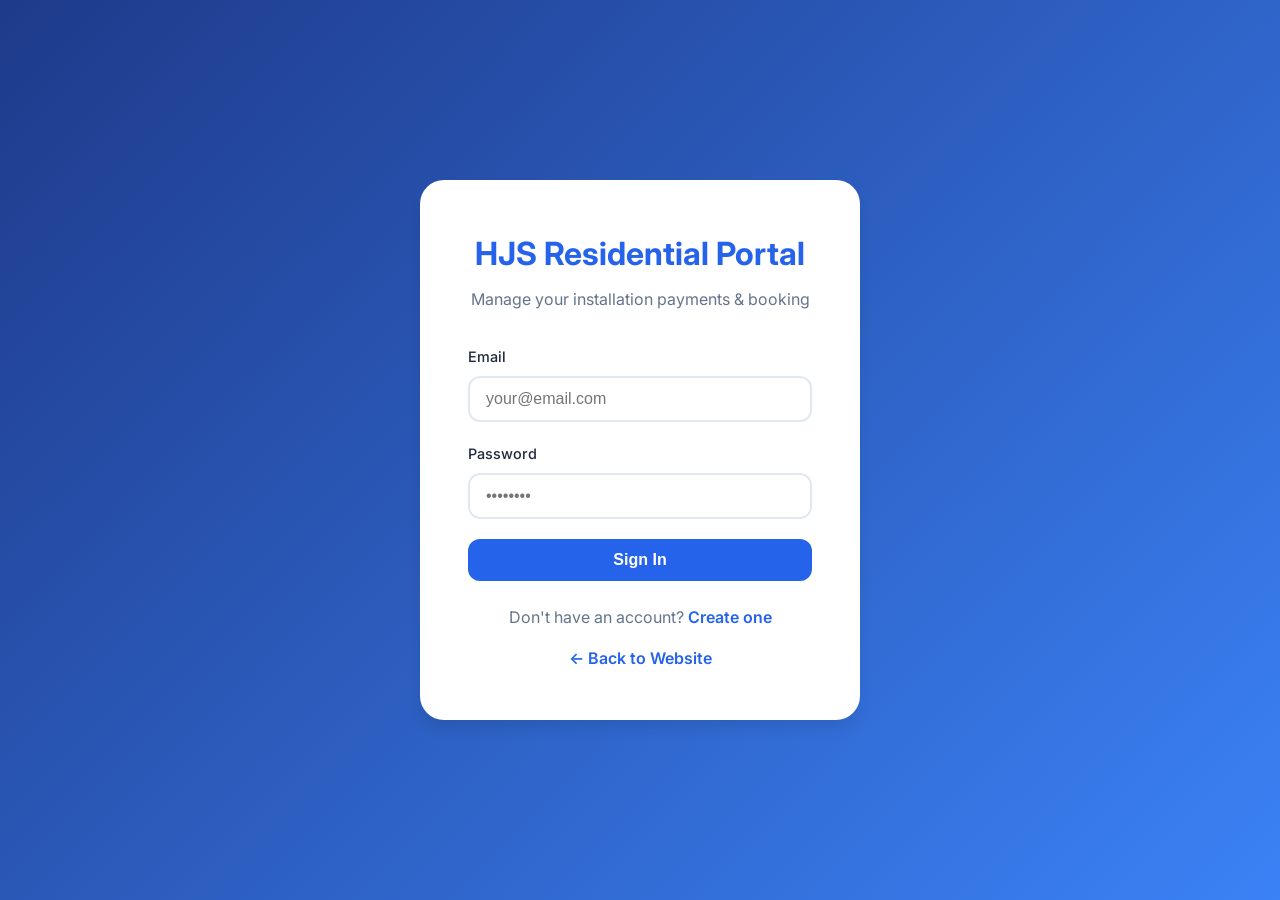
<file: residential-portal.html>
<!DOCTYPE html>
<html lang="en">
<head>
    <meta charset="UTF-8">
    <meta name="viewport" content="width=device-width, initial-scale=1.0">
    <title>Residential Customer Portal | HJS Business Services</title>
    <link rel="icon" type="image/svg+xml" href="data:image/svg+xml,%3Csvg xmlns='http://www.w3.org/2000/svg' viewBox='0 0 100 100'%3E%3Crect width='100' height='100' rx='20' fill='%232563eb'/%3E%3Ctext x='50' y='68' font-size='55' font-weight='700' text-anchor='middle' fill='white' font-family='Arial'%3EH%3C/text%3E%3C/svg%3E">
    <link rel="preconnect" href="https://fonts.googleapis.com">
    <link href="https://fonts.googleapis.com/css2?family=Inter:wght@300;400;500;600;700&display=swap" rel="stylesheet">
    <style>
        :root {
            --primary: #2563eb;
            --primary-dark: #1d4ed8;
            --primary-light: #dbeafe;
            --success: #10b981;
            --success-light: #d1fae5;
            --warning: #f59e0b;
            --warning-light: #fef3c7;
            --danger: #ef4444;
            --danger-light: #fee2e2;
            --text-dark: #1e293b;
            --text-medium: #64748b;
            --text-light: #94a3b8;
            --bg-light: #f8fafc;
            --white: #ffffff;
            --border: #e2e8f0;
            --shadow-sm: 0 1px 2px 0 rgb(0 0 0 / 0.05);
            --shadow: 0 4px 6px -1px rgb(0 0 0 / 0.1);
            --shadow-lg: 0 10px 15px -3px rgb(0 0 0 / 0.1);
        }

        * { margin: 0; padding: 0; box-sizing: border-box; }
        body {
            font-family: 'Inter', sans-serif;
            background: var(--bg-light);
            color: var(--text-dark);
            line-height: 1.6;
        }

        /* Auth Pages */
        .auth-container {
            min-height: 100vh;
            display: flex;
            align-items: center;
            justify-content: center;
            padding: 20px;
            background: linear-gradient(135deg, #1e3a8a 0%, #3b82f6 100%);
        }

        .auth-box {
            background: var(--white);
            border-radius: 24px;
            padding: 48px;
            width: 100%;
            max-width: 440px;
            box-shadow: var(--shadow-lg);
        }

        .auth-logo {
            text-align: center;
            margin-bottom: 32px;
        }

        .auth-logo h1 {
            font-size: 2rem;
            font-weight: 700;
            color: var(--primary);
        }

        .auth-logo p {
            color: var(--text-medium);
            margin-top: 8px;
        }

        .form-group {
            margin-bottom: 20px;
        }

        .form-group label {
            display: block;
            font-weight: 500;
            margin-bottom: 8px;
            font-size: 0.9rem;
        }

        .form-group input {
            width: 100%;
            padding: 12px 16px;
            border: 2px solid var(--border);
            border-radius: 12px;
            font-size: 1rem;
            transition: all 0.2s;
        }

        .form-group input:focus {
            outline: none;
            border-color: var(--primary);
            box-shadow: 0 0 0 3px var(--primary-light);
        }

        .btn {
            display: inline-flex;
            align-items: center;
            justify-content: center;
            padding: 12px 24px;
            border-radius: 12px;
            font-weight: 600;
            font-size: 1rem;
            cursor: pointer;
            transition: all 0.2s;
            border: none;
            gap: 8px;
        }

        .btn-primary {
            background: var(--primary);
            color: white;
            width: 100%;
        }

        .btn-primary:hover {
            background: var(--primary-dark);
            transform: translateY(-1px);
        }

        .btn-secondary {
            background: var(--bg-light);
            color: var(--text-dark);
            border: 2px solid var(--border);
        }

        .btn-secondary:hover {
            background: var(--border);
        }

        .btn-success {
            background: var(--success);
            color: white;
        }

        .btn-success:hover {
            background: #059669;
        }

        .auth-footer {
            text-align: center;
            margin-top: 24px;
            color: var(--text-medium);
        }

        .auth-footer a {
            color: var(--primary);
            text-decoration: none;
            font-weight: 600;
        }

        .auth-footer a:hover {
            text-decoration: underline;
        }

        /* Portal Layout */
        .portal-layout {
            display: none;
            min-height: 100vh;
        }

        .portal-layout.active {
            display: flex;
        }

        .sidebar {
            width: 280px;
            background: var(--white);
            border-right: 1px solid var(--border);
            display: flex;
            flex-direction: column;
            position: fixed;
            height: 100vh;
            z-index: 100;
        }

        .sidebar-header {
            padding: 24px;
            border-bottom: 1px solid var(--border);
        }

        .sidebar-brand {
            display: flex;
            align-items: center;
            gap: 12px;
        }

        .sidebar-brand-icon {
            width: 40px;
            height: 40px;
            background: var(--primary);
            border-radius: 10px;
            display: flex;
            align-items: center;
            justify-content: center;
            color: white;
            font-weight: 700;
            font-size: 1.2rem;
        }

        .sidebar-brand-text h2 {
            font-size: 1.1rem;
            font-weight: 700;
        }

        .sidebar-brand-text p {
            font-size: 0.8rem;
            color: var(--text-medium);
        }

        .sidebar-nav {
            flex: 1;
            padding: 16px;
        }

        .nav-item {
            display: flex;
            align-items: center;
            gap: 12px;
            padding: 12px 16px;
            border-radius: 12px;
            cursor: pointer;
            transition: all 0.2s;
            color: var(--text-medium);
            margin-bottom: 4px;
        }

        .nav-item:hover {
            background: var(--bg-light);
            color: var(--text-dark);
        }

        .nav-item.active {
            background: var(--primary-light);
            color: var(--primary);
            font-weight: 600;
        }

        .nav-item svg {
            width: 20px;
            height: 20px;
        }

        .sidebar-footer {
            padding: 16px;
            border-top: 1px solid var(--border);
        }

        .user-card {
            display: flex;
            align-items: center;
            gap: 12px;
            padding: 12px;
            border-radius: 12px;
            background: var(--bg-light);
        }

        .user-avatar {
            width: 40px;
            height: 40px;
            border-radius: 50%;
            background: var(--primary);
            color: white;
            display: flex;
            align-items: center;
            justify-content: center;
            font-weight: 600;
        }

        .user-info h4 {
            font-size: 0.9rem;
            font-weight: 600;
        }

        .user-info p {
            font-size: 0.8rem;
            color: var(--text-medium);
        }

        .main-content {
            flex: 1;
            margin-left: 280px;
            padding: 32px;
            max-width: 1200px;
        }

        .page-header {
            margin-bottom: 32px;
        }

        .page-header h1 {
            font-size: 1.8rem;
            font-weight: 700;
            margin-bottom: 8px;
        }

        .page-header p {
            color: var(--text-medium);
        }

        /* Dashboard Cards */
        .stats-grid {
            display: grid;
            grid-template-columns: repeat(auto-fit, minmax(240px, 1fr));
            gap: 20px;
            margin-bottom: 32px;
        }

        .stat-card {
            background: var(--white);
            border-radius: 16px;
            padding: 24px;
            box-shadow: var(--shadow-sm);
            border: 1px solid var(--border);
        }

        .stat-card-header {
            display: flex;
            align-items: center;
            justify-content: space-between;
            margin-bottom: 16px;
        }

        .stat-card-title {
            font-size: 0.9rem;
            color: var(--text-medium);
            font-weight: 500;
        }

        .stat-card-icon {
            width: 40px;
            height: 40px;
            border-radius: 10px;
            display: flex;
            align-items: center;
            justify-content: center;
        }

        .stat-card-icon.blue { background: var(--primary-light); color: var(--primary); }
        .stat-card-icon.green { background: var(--success-light); color: var(--success); }
        .stat-card-icon.orange { background: var(--warning-light); color: var(--warning); }
        .stat-card-icon.red { background: var(--danger-light); color: var(--danger); }

        .stat-card-value {
            font-size: 1.8rem;
            font-weight: 700;
            margin-bottom: 4px;
        }

        .stat-card-desc {
            font-size: 0.85rem;
            color: var(--text-medium);
        }

        /* Payment Stages */
        .payment-section {
            background: var(--white);
            border-radius: 16px;
            padding: 32px;
            box-shadow: var(--shadow-sm);
            border: 1px solid var(--border);
            margin-bottom: 32px;
        }

        .payment-header {
            display: flex;
            justify-content: space-between;
            align-items: center;
            margin-bottom: 24px;
        }

        .payment-header h2 {
            font-size: 1.3rem;
            font-weight: 700;
        }

        .payment-total {
            text-align: right;
        }

        .payment-total-label {
            font-size: 0.85rem;
            color: var(--text-medium);
        }

        .payment-total-value {
            font-size: 1.5rem;
            font-weight: 700;
            color: var(--primary);
        }

        .stages-container {
            display: flex;
            gap: 16px;
            margin-bottom: 32px;
        }

        .stage-card {
            flex: 1;
            padding: 24px;
            border-radius: 12px;
            border: 2px solid var(--border);
            text-align: center;
            transition: all 0.3s;
        }

        .stage-card.completed {
            border-color: var(--success);
            background: var(--success-light);
        }

        .stage-card.current {
            border-color: var(--primary);
            background: var(--primary-light);
            transform: scale(1.02);
        }

        .stage-card.pending {
            opacity: 0.6;
        }

        .stage-number {
            width: 40px;
            height: 40px;
            border-radius: 50%;
            background: var(--border);
            display: flex;
            align-items: center;
            justify-content: center;
            font-weight: 700;
            margin: 0 auto 12px;
        }

        .stage-card.completed .stage-number {
            background: var(--success);
            color: white;
        }

        .stage-card.current .stage-number {
            background: var(--primary);
            color: white;
        }

        .stage-title {
            font-weight: 600;
            margin-bottom: 8px;
        }

        .stage-amount {
            font-size: 1.3rem;
            font-weight: 700;
            margin-bottom: 8px;
        }

        .stage-status {
            font-size: 0.85rem;
            padding: 4px 12px;
            border-radius: 20px;
            display: inline-block;
        }

        .stage-status.paid {
            background: var(--success);
            color: white;
        }

        .stage-status.due {
            background: var(--primary);
            color: white;
        }

        .stage-status.pending {
            background: var(--border);
            color: var(--text-medium);
        }

        .payment-actions {
            display: flex;
            gap: 12px;
            justify-content: center;
        }

        /* Progress Bar */
        .progress-section {
            margin-bottom: 32px;
        }

        .progress-label {
            display: flex;
            justify-content: space-between;
            margin-bottom: 8px;
            font-weight: 500;
        }

        .progress-bar {
            height: 12px;
            background: var(--border);
            border-radius: 6px;
            overflow: hidden;
        }

        .progress-fill {
            height: 100%;
            background: linear-gradient(90deg, var(--primary), var(--success));
            border-radius: 6px;
            transition: width 0.5s ease;
        }

        /* Installation Booking */
        .booking-section {
            background: var(--white);
            border-radius: 16px;
            padding: 32px;
            box-shadow: var(--shadow-sm);
            border: 1px solid var(--border);
        }

        .booking-section.locked {
            opacity: 0.7;
            position: relative;
        }

        .booking-locked-overlay {
            position: absolute;
            top: 0;
            left: 0;
            right: 0;
            bottom: 0;
            background: rgba(255,255,255,0.9);
            display: flex;
            flex-direction: column;
            align-items: center;
            justify-content: center;
            border-radius: 16px;
            z-index: 10;
        }

        .booking-locked-overlay svg {
            width: 48px;
            height: 48px;
            color: var(--warning);
            margin-bottom: 16px;
        }

        .booking-locked-overlay h3 {
            font-size: 1.2rem;
            margin-bottom: 8px;
        }

        .booking-locked-overlay p {
            color: var(--text-medium);
        }

        .calendar-grid {
            display: grid;
            grid-template-columns: repeat(7, 1fr);
            gap: 8px;
            margin-top: 20px;
        }

        .calendar-day-header {
            text-align: center;
            font-weight: 600;
            font-size: 0.85rem;
            color: var(--text-medium);
            padding: 8px;
        }

        .calendar-day {
            aspect-ratio: 1;
            display: flex;
            align-items: center;
            justify-content: center;
            border-radius: 10px;
            cursor: pointer;
            transition: all 0.2s;
            font-weight: 500;
            border: 2px solid transparent;
        }

        .calendar-day:hover:not(.disabled):not(.selected) {
            background: var(--primary-light);
            border-color: var(--primary);
        }

        .calendar-day.selected {
            background: var(--primary);
            color: white;
        }

        .calendar-day.disabled {
            color: var(--text-light);
            cursor: not-allowed;
            background: var(--bg-light);
        }

        .calendar-day.today {
            border-color: var(--primary);
        }

        /* Toast Notifications */
        .toast-container {
            position: fixed;
            top: 20px;
            right: 20px;
            z-index: 1000;
            display: flex;
            flex-direction: column;
            gap: 10px;
        }

        .toast {
            background: var(--white);
            border-radius: 12px;
            padding: 16px 20px;
            box-shadow: var(--shadow-lg);
            display: flex;
            align-items: center;
            gap: 12px;
            min-width: 300px;
            animation: slideIn 0.3s ease;
        }

        @keyframes slideIn {
            from { transform: translateX(100%); opacity: 0; }
            to { transform: translateX(0); opacity: 1; }
        }

        .toast.success { border-left: 4px solid var(--success); }
        .toast.error { border-left: 4px solid var(--danger); }
        .toast.warning { border-left: 4px solid var(--warning); }

        /* Responsive */
        @media (max-width: 768px) {
            .sidebar { width: 100%; transform: translateX(-100%); }
            .sidebar.open { transform: translateX(0); }
            .main-content { margin-left: 0; padding: 20px; }
            .stages-container { flex-direction: column; }
            .stats-grid { grid-template-columns: 1fr; }
        }

        .hidden { display: none !important; }
    </style>
</head>
<body>
    <!-- Login Page -->
    <div id="loginPage" class="auth-container">
        <div class="auth-box">
            <div class="auth-logo">
                <h1>HJS Residential Portal</h1>
                <p>Manage your installation payments & booking</p>
            </div>
            <form id="loginForm">
                <div class="form-group">
                    <label for="loginEmail">Email</label>
                    <input type="email" id="loginEmail" required placeholder="your@email.com">
                </div>
                <div class="form-group">
                    <label for="loginPassword">Password</label>
                    <input type="password" id="loginPassword" required placeholder="••••••••">
                </div>
                <button type="submit" class="btn btn-primary">Sign In</button>
            </form>
            <div class="auth-footer">
                <p>Don't have an account? <a href="#" onclick="showRegister()">Create one</a></p>
                <p style="margin-top: 16px;"><a href="index.html">← Back to Website</a></p>
            </div>
        </div>
    </div>

    <!-- Register Page -->
    <div id="registerPage" class="auth-container hidden">
        <div class="auth-box">
            <div class="auth-logo">
                <h1>Create Account</h1>
                <p>Start your air conditioning journey</p>
            </div>
            <form id="registerForm">
                <div class="form-group">
                    <label for="regName">Full Name</label>
                    <input type="text" id="regName" required placeholder="John Smith">
                </div>
                <div class="form-group">
                    <label for="regEmail">Email</label>
                    <input type="email" id="regEmail" required placeholder="your@email.com">
                </div>
                <div class="form-group">
                    <label for="regPhone">Phone</label>
                    <input type="tel" id="regPhone" required placeholder="0161 626 6099">
                </div>
                <div class="form-group">
                    <label for="regAddress">Installation Address</label>
                    <input type="text" id="regAddress" required placeholder="123 Main Street, Oldham">
                </div>
                <div class="form-group">
                    <label for="regPassword">Password</label>
                    <input type="password" id="regPassword" required placeholder="Min 6 characters" minlength="6">
                </div>
                <button type="submit" class="btn btn-primary">Create Account</button>
            </form>
            <div class="auth-footer">
                <p>Already have an account? <a href="#" onclick="showLogin()">Sign in</a></p>
            </div>
        </div>
    </div>

    <!-- Portal Dashboard -->
    <div id="portalLayout" class="portal-layout">
        <aside class="sidebar">
            <div class="sidebar-header">
                <div class="sidebar-brand">
                    <div class="sidebar-brand-icon">H</div>
                    <div class="sidebar-brand-text">
                        <h2>HJS Residential</h2>
                        <p>Customer Portal</p>
                    </div>
                </div>
            </div>
            <nav class="sidebar-nav">
                <div class="nav-item active" onclick="showPage('dashboard')">
                    <svg fill="none" stroke="currentColor" stroke-width="2" viewBox="0 0 24 24"><path d="M3 13h8V3H3v10zm0 8h8v-6H3v6zm10 0h8V11h-8v10zm0-18v6h8V3h-8z"/></svg>
                    <span>Dashboard</span>
                </div>
                <div class="nav-item" onclick="showPage('payments')">
                    <svg fill="none" stroke="currentColor" stroke-width="2" viewBox="0 0 24 24"><path d="M12 8c-1.657 0-3 .895-3 2s1.343 2 3 2 3 .895 3 2-1.343 2-3 2m0-8c1.11 0 2.08.402 2.599 1M12 8V7m0 1v8m0 0v1m0-1c-1.11 0-2.08-.402-2.599-1M21 12a9 9 0 11-18 0 9 9 0 0118 0z"/></svg>
                    <span>Payments</span>
                </div>
                <div class="nav-item" onclick="showPage('booking')">
                    <svg fill="none" stroke="currentColor" stroke-width="2" viewBox="0 0 24 24"><path d="M8 7V3m8 4V3m-9 8h10M5 21h14a2 2 0 002-2V7a2 2 0 00-2-2H5a2 2 0 00-2 2v12a2 2 0 002 2z"/></svg>
                    <span>Installation</span>
                </div>
                <div class="nav-item" onclick="showPage('documents')">
                    <svg fill="none" stroke="currentColor" stroke-width="2" viewBox="0 0 24 24"><path d="M9 12h6m-6 4h6m2 5H7a2 2 0 01-2-2V5a2 2 0 012-2h5.586a1 1 0 01.707.293l5.414 5.414a1 1 0 01.293.707V19a2 2 0 01-2 2z"/></svg>
                    <span>Documents</span>
                </div>
            </nav>
            <div class="sidebar-footer">
                <div class="user-card">
                    <div class="user-avatar" id="userAvatar">JD</div>
                    <div class="user-info">
                        <h4 id="userName">John Doe</h4>
                        <p id="userEmail">john@example.com</p>
                    </div>
                </div>
                <button onclick="logout()" class="btn btn-secondary" style="width: 100%; margin-top: 12px;">Sign Out</button>
            </div>
        </aside>

        <main class="main-content">
            <!-- Dashboard Page -->
            <div id="dashboardPage" class="page">
                <div class="page-header">
                    <h1>Dashboard</h1>
                    <p>Overview of your installation project</p>
                </div>

                <div class="stats-grid">
                    <div class="stat-card">
                        <div class="stat-card-header">
                            <span class="stat-card-title">Project Status</span>
                            <div class="stat-card-icon blue">📋</div>
                        </div>
                        <div class="stat-card-value" id="projectStatus">In Progress</div>
                        <div class="stat-card-desc">Air conditioning installation</div>
                    </div>
                    <div class="stat-card">
                        <div class="stat-card-header">
                            <span class="stat-card-title">Total Cost</span>
                            <div class="stat-card-icon orange">£</div>
                        </div>
                        <div class="stat-card-value" id="totalCost">£4,500</div>
                        <div class="stat-card-desc">Including VAT</div>
                    </div>
                    <div class="stat-card">
                        <div class="stat-card-header">
                            <span class="stat-card-title">Paid So Far</span>
                            <div class="stat-card-icon green">✓</div>
                        </div>
                        <div class="stat-card-value" id="paidSoFar">£0</div>
                        <div class="stat-card-desc">Across all stages</div>
                    </div>
                    <div class="stat-card">
                        <div class="stat-card-header">
                            <span class="stat-card-title">Remaining</span>
                            <div class="stat-card-icon red">⏳</div>
                        </div>
                        <div class="stat-card-value" id="remaining">£4,500</div>
                        <div class="stat-card-desc">Balance due</div>
                    </div>
                </div>

                <div class="payment-section">
                    <div class="payment-header">
                        <h2>Payment Stages</h2>
                        <div class="payment-total">
                            <div class="payment-total-label">Total Project Value</div>
                            <div class="payment-total-value" id="projectTotal">£4,500</div>
                        </div>
                    </div>

                    <div class="progress-section">
                        <div class="progress-label">
                            <span>Payment Progress</span>
                            <span id="progressPercent">0%</span>
                        </div>
                        <div class="progress-bar">
                            <div class="progress-fill" id="progressBar" style="width: 0%"></div>
                        </div>
                    </div>

                    <div class="stages-container" id="stagesContainer">
                        <div class="stage-card current" data-stage="1">
                            <div class="stage-number">1</div>
                            <div class="stage-title">Deposit</div>
                            <div class="stage-amount">£1,500</div>
                            <div class="stage-status due">33% - Due Now</div>
                        </div>
                        <div class="stage-card pending" data-stage="2">
                            <div class="stage-number">2</div>
                            <div class="stage-title">Mid-Point</div>
                            <div class="stage-amount">£1,500</div>
                            <div class="stage-status pending">33% - Pending</div>
                        </div>
                        <div class="stage-card pending" data-stage="3">
                            <div class="stage-number">3</div>
                            <div class="stage-title">Completion</div>
                            <div class="stage-amount">£1,500</div>
                            <div class="stage-status pending">34% - Pending</div>
                        </div>
                    </div>

                    <div class="payment-actions">
                        <button class="btn btn-primary" onclick="markStagePaid(1)">Pay Deposit (£1,500)</button>
                    </div>
                </div>

                <div class="booking-section" id="bookingSection">
                    <div class="booking-locked-overlay" id="bookingLock">
                        <svg fill="none" stroke="currentColor" stroke-width="2" viewBox="0 0 24 24"><path d="M12 15v2m-6 4h12a2 2 0 002-2v-6a2 2 0 00-2-2H6a2 2 0 00-2 2v6a2 2 0 002 2zm10-10V7a4 4 0 00-8 0v4h8z"/></svg>
                        <h3>Installation Booking Locked</h3>
                        <p>Complete all 3 payment stages to unlock date selection</p>
                    </div>
                    <h2>Installation Date</h2>
                    <p style="color: var(--text-medium); margin-bottom: 20px;">Select your preferred installation date</p>
                    <div id="calendarContainer">
                        <div style="display: flex; justify-content: space-between; align-items: center; margin-bottom: 16px;">
                            <button class="btn btn-secondary" onclick="changeMonth(-1)">← Prev</button>
                            <h3 id="calendarMonth">July 2026</h3>
                            <button class="btn btn-secondary" onclick="changeMonth(1)">Next →</button>
                        </div>
                        <div class="calendar-grid" id="calendarGrid"></div>
                    </div>
                    <div id="selectedDateDisplay" style="margin-top: 20px; padding: 16px; background: var(--success-light); border-radius: 12px; display: none;">
                        <strong>Selected Date:</strong> <span id="selectedDateText"></span>
                        <button class="btn btn-success" style="margin-left: 16px;" onclick="confirmBooking()">Confirm Booking</button>
                    </div>
                </div>
            </div>

            <!-- Payments Page -->
            <div id="paymentsPage" class="page hidden">
                <div class="page-header">
                    <h1>Payment History</h1>
                    <p>Track all your payments</p>
                </div>
                <div class="payment-section">
                    <div id="paymentHistory"></div>
                </div>
            </div>

            <!-- Booking Page -->
            <div id="bookingPage" class="page hidden">
                <div class="page-header">
                    <h1>Installation Booking</h1>
                    <p>Schedule your installation date</p>
                </div>
                <div class="booking-section">
                    <div id="bookingStatus"></div>
                </div>
            </div>

            <!-- Documents Page -->
            <div id="documentsPage" class="page hidden">
                <div class="page-header">
                    <h1>Documents</h1>
                    <p>Your quotes, invoices and certificates</p>
                </div>
                <div class="payment-section">
                    <div id="documentsList">
                        <p style="text-align: center; color: var(--text-medium); padding: 40px;">No documents available yet. They will appear here once your project begins.</p>
                    </div>
                </div>
            </div>
        </main>
    </div>

    <div class="toast-container" id="toastContainer"></div>

    <script>
        // App State
        let currentUser = null;
        let currentPage = 'dashboard';
        let currentMonth = new Date().getMonth();
        let currentYear = new Date().getFullYear();
        let selectedDate = null;

        // Demo data structure
        const defaultProject = {
            totalCost: 4500,
            stages: [
                { id: 1, name: 'Deposit', amount: 1500, percent: 33, status: 'pending', paidDate: null },
                { id: 2, name: 'Mid-Point', amount: 1500, percent: 33, status: 'pending', paidDate: null },
                { id: 3, name: 'Completion', amount: 1500, percent: 34, status: 'pending', paidDate: null }
            ],
            installationDate: null,
            bookingConfirmed: false
        };

        // Initialize
        document.addEventListener('DOMContentLoaded', () => {
            checkAuth();
            setupForms();
        });

        function checkAuth() {
            const user = localStorage.getItem('hjs_residential_user');
            if (user) {
                currentUser = JSON.parse(user);
                showPortal();
            }
        }

        function setupForms() {
            document.getElementById('loginForm').addEventListener('submit', handleLogin);
            document.getElementById('registerForm').addEventListener('submit', handleRegister);
        }

        function handleLogin(e) {
            e.preventDefault();
            const email = document.getElementById('loginEmail').value;
            const password = document.getElementById('loginPassword').value;

            const users = JSON.parse(localStorage.getItem('hjs_residential_users') || '[]');
            const user = users.find(u => u.email === email && u.password === password);

            if (user) {
                currentUser = user;
                localStorage.setItem('hjs_residential_user', JSON.stringify(user));
                showPortal();
                showToast('Welcome back, ' + user.name + '!', 'success');
            } else {
                showToast('Invalid email or password', 'error');
            }
        }

        function handleRegister(e) {
            e.preventDefault();
            const name = document.getElementById('regName').value;
            const email = document.getElementById('regEmail').value;
            const phone = document.getElementById('regPhone').value;
            const address = document.getElementById('regAddress').value;
            const password = document.getElementById('regPassword').value;

            const users = JSON.parse(localStorage.getItem('hjs_residential_users') || '[]');
            
            if (users.find(u => u.email === email)) {
                showToast('Email already registered', 'error');
                return;
            }

            const newUser = {
                id: Date.now(),
                name,
                email,
                phone,
                address,
                password,
                project: JSON.parse(JSON.stringify(defaultProject)),
                createdAt: new Date().toISOString()
            };

            users.push(newUser);
            localStorage.setItem('hjs_residential_users', JSON.stringify(users));
            localStorage.setItem('hjs_residential_user', JSON.stringify(newUser));

            currentUser = newUser;
            showPortal();
            showToast('Account created successfully!', 'success');
        }

        function showPortal() {
            document.getElementById('loginPage').classList.add('hidden');
            document.getElementById('registerPage').classList.add('hidden');
            document.getElementById('portalLayout').classList.add('active');
            
            // Update user info
            document.getElementById('userName').textContent = currentUser.name;
            document.getElementById('userEmail').textContent = currentUser.email;
            document.getElementById('userAvatar').textContent = currentUser.name.split(' ').map(n => n[0]).join('').toUpperCase();

            updateDashboard();
            renderCalendar();
        }

        function showLogin() {
            document.getElementById('loginPage').classList.remove('hidden');
            document.getElementById('registerPage').classList.add('hidden');
        }

        function showRegister() {
            document.getElementById('loginPage').classList.add('hidden');
            document.getElementById('registerPage').classList.remove('hidden');
        }

        function logout() {
            currentUser = null;
            localStorage.removeItem('hjs_residential_user');
            document.getElementById('portalLayout').classList.remove('active');
            showLogin();
            showToast('Signed out successfully', 'success');
        }

        function showPage(page) {
            // Update nav
            document.querySelectorAll('.nav-item').forEach(item => item.classList.remove('active'));
            event.target.closest('.nav-item').classList.add('active');

            // Hide all pages
            document.querySelectorAll('.page').forEach(p => p.classList.add('hidden'));
            
            // Show selected page
            document.getElementById(page + 'Page').classList.remove('hidden');
            currentPage = page;

            if (page === 'payments') updatePaymentHistory();
            if (page === 'booking') updateBookingPage();
        }

        function updateDashboard() {
            const project = currentUser.project;
            const paidAmount = project.stages.filter(s => s.status === 'paid').reduce((sum, s) => sum + s.amount, 0);
            const remaining = project.totalCost - paidAmount;
            const percent = Math.round((paidAmount / project.totalCost) * 100);

            document.getElementById('totalCost').textContent = '£' + project.totalCost.toLocaleString();
            document.getElementById('paidSoFar').textContent = '£' + paidAmount.toLocaleString();
            document.getElementById('remaining').textContent = '£' + remaining.toLocaleString();
            document.getElementById('projectTotal').textContent = '£' + project.totalCost.toLocaleString();
            document.getElementById('progressPercent').textContent = percent + '%';
            document.getElementById('progressBar').style.width = percent + '%';

            // Update stage cards
            const container = document.getElementById('stagesContainer');
            container.innerHTML = '';
            
            project.stages.forEach((stage, index) => {
                const card = document.createElement('div');
                card.className = 'stage-card ' + stage.status;
                if (stage.status === 'pending' && index > 0 && project.stages[index-1].status === 'paid') {
                    card.classList.add('current');
                }
                
                card.innerHTML = `
                    <div class="stage-number">${stage.id}</div>
                    <div class="stage-title">${stage.name}</div>
                    <div class="stage-amount">£${stage.amount.toLocaleString()}</div>
                    <div class="stage-status ${stage.status}">${stage.percent}% - ${stage.status === 'paid' ? 'Paid' : (card.classList.contains('current') ? 'Due Now' : 'Pending')}</div>
                `;
                container.appendChild(card);
            });

            // Update payment actions
            const actionsDiv = document.querySelector('.payment-actions');
            const nextStage = project.stages.find(s => s.status === 'pending');
            if (nextStage) {
                actionsDiv.innerHTML = `<button class="btn btn-primary" onclick="markStagePaid(${nextStage.id})">Pay ${nextStage.name} (£${nextStage.amount.toLocaleString()})</button>`;
            } else {
                actionsDiv.innerHTML = '<button class="btn btn-success" disabled>✓ All Payments Complete</button>';
            }

            // Update booking lock
            const allPaid = project.stages.every(s => s.status === 'paid');
            const bookingLock = document.getElementById('bookingLock');
            if (allPaid) {
                bookingLock.style.display = 'none';
                document.getElementById('projectStatus').textContent = 'Ready for Install';
            } else {
                bookingLock.style.display = 'flex';
                document.getElementById('projectStatus').textContent = 'In Progress';
            }
        }

        function markStagePaid(stageId) {
            const stage = currentUser.project.stages.find(s => s.id === stageId);
            if (stage) {
                stage.status = 'paid';
                stage.paidDate = new Date().toISOString();
                
                // Save to localStorage
                saveUserData();
                updateDashboard();
                showToast(stage.name + ' payment of £' + stage.amount.toLocaleString() + ' marked as paid!', 'success');
            }
        }

        function saveUserData() {
            const users = JSON.parse(localStorage.getItem('hjs_residential_users') || '[]');
            const index = users.findIndex(u => u.id === currentUser.id);
            if (index !== -1) {
                users[index] = currentUser;
                localStorage.setItem('hjs_residential_users', JSON.stringify(users));
                localStorage.setItem('hjs_residential_user', JSON.stringify(currentUser));
            }
        }

        function renderCalendar() {
            const grid = document.getElementById('calendarGrid');
            grid.innerHTML = '';

            const days = ['Sun', 'Mon', 'Tue', 'Wed', 'Thu', 'Fri', 'Sat'];
            days.forEach(day => {
                const header = document.createElement('div');
                header.className = 'calendar-day-header';
                header.textContent = day;
                grid.appendChild(header);
            });

            const firstDay = new Date(currentYear, currentMonth, 1).getDay();
            const daysInMonth = new Date(currentYear, currentMonth + 1, 0).getDate();
            const today = new Date();

            // Empty cells
            for (let i = 0; i < firstDay; i++) {
                const empty = document.createElement('div');
                grid.appendChild(empty);
            }

            // Days
            for (let day = 1; day <= daysInMonth; day++) {
                const cell = document.createElement('div');
                cell.className = 'calendar-day';
                cell.textContent = day;

                const date = new Date(currentYear, currentMonth, day);
                
                if (date < today) {
                    cell.classList.add('disabled');
                } else if (currentUser.project.installationDate && 
                          date.toDateString() === new Date(currentUser.project.installationDate).toDateString()) {
                    cell.classList.add('selected');
                } else if (date.toDateString() === today.toDateString()) {
                    cell.classList.add('today');
                }

                if (date >= today) {
                    cell.onclick = () => selectDate(date);
                }

                grid.appendChild(cell);
            }

            const monthNames = ['January', 'February', 'March', 'April', 'May', 'June',
                'July', 'August', 'September', 'October', 'November', 'December'];
            document.getElementById('calendarMonth').textContent = monthNames[currentMonth] + ' ' + currentYear;
        }

        function changeMonth(delta) {
            currentMonth += delta;
            if (currentMonth > 11) {
                currentMonth = 0;
                currentYear++;
            } else if (currentMonth < 0) {
                currentMonth = 11;
                currentYear--;
            }
            renderCalendar();
        }

        function selectDate(date) {
            selectedDate = date;
            renderCalendar();
            
            document.getElementById('selectedDateDisplay').style.display = 'block';
            document.getElementById('selectedDateText').textContent = date.toLocaleDateString('en-GB', {
                weekday: 'long',
                year: 'numeric',
                month: 'long',
                day: 'numeric'
            });
        }

        function confirmBooking() {
            if (!selectedDate) return;
            
            currentUser.project.installationDate = selectedDate.toISOString();
            currentUser.project.bookingConfirmed = true;
            saveUserData();
            
            showToast('Installation booked for ' + selectedDate.toLocaleDateString('en-GB'), 'success');
            updateDashboard();
        }

        function updatePaymentHistory() {
            const history = document.getElementById('paymentHistory');
            const paidStages = currentUser.project.stages.filter(s => s.status === 'paid');
            
            if (paidStages.length === 0) {
                history.innerHTML = '<p style="text-align: center; color: var(--text-medium); padding: 40px;">No payments made yet.</p>';
                return;
            }

            history.innerHTML = '<h3 style="margin-bottom: 20px;">Payment History</h3>' +
                paidStages.map(stage => `
                    <div style="display: flex; justify-content: space-between; align-items: center; padding: 16px; background: var(--bg-light); border-radius: 12px; margin-bottom: 12px;">
                        <div>
                            <strong>${stage.name}</strong>
                            <p style="color: var(--text-medium); font-size: 0.9rem;">Paid on ${new Date(stage.paidDate).toLocaleDateString('en-GB')}</p>
                        </div>
                        <div style="font-size: 1.2rem; font-weight: 700; color: var(--success);">£${stage.amount.toLocaleString()}</div>
                    </div>
                `).join('');
        }

        function updateBookingPage() {
            const status = document.getElementById('bookingStatus');
            const project = currentUser.project;
            
            if (!project.stages.every(s => s.status === 'paid')) {
                status.innerHTML = `
                    <div style="text-align: center; padding: 60px;">
                        <svg width="64" height="64" viewBox="0 0 24 24" fill="none" stroke="var(--warning)" stroke-width="2" style="margin-bottom: 16px;"><path d="M12 15v2m-6 4h12a2 2 0 002-2v-6a2 2 0 00-2-2H6a2 2 0 00-2 2v6a2 2 0 002 2zm10-10V7a4 4 0 00-8 0v4h8z"/></svg>
                        <h2>Booking Locked</h2>
                        <p style="color: var(--text-medium); margin-top: 8px;">Complete all 3 payment stages to unlock installation booking.</p>
                        <button class="btn btn-primary" style="margin-top: 24px;" onclick="showPage('dashboard')">Go to Payments</button>
                    </div>
                `;
                return;
            }

            if (project.bookingConfirmed && project.installationDate) {
                status.innerHTML = `
                    <div style="text-align: center; padding: 60px; background: var(--success-light); border-radius: 16px;">
                        <svg width="64" height="64" viewBox="0 0 24 24" fill="none" stroke="var(--success)" stroke-width="2" style="margin-bottom: 16px;"><path d="M9 12l2 2 4-4m6 2a9 9 0 11-18 0 9 9 0 0118 0z"/></svg>
                        <h2>Installation Confirmed!</h2>
                        <p style="font-size: 1.2rem; margin-top: 16px;"><strong>${new Date(project.installationDate).toLocaleDateString('en-GB', { weekday: 'long', year: 'numeric', month: 'long', day: 'numeric' })}</strong></p>
                        <p style="color: var(--text-medium); margin-top: 8px;">Our team will arrive between 8:00 - 9:00 AM</p>
                        <div style="margin-top: 24px; padding: 16px; background: white; border-radius: 12px; display: inline-block;">
                            <p><strong>Need to reschedule?</strong></p>
                            <p style="color: var(--text-medium);">Call us: <a href="tel:01616266099">0161 626 6099</a></p>
                        </div>
                    </div>
                `;
            } else {
                status.innerHTML = `
                    <div style="text-align: center; padding: 40px;">
                        <h2 style="margin-bottom: 16px;">Select Installation Date</h2>
                        <p style="color: var(--text-medium); margin-bottom: 24px;">Choose your preferred date from the calendar below</p>
                    </div>
                `;
            }
        }

        function showToast(message, type = 'success') {
            const container = document.getElementById('toastContainer');
            const toast = document.createElement('div');
            toast.className = 'toast ' + type;
            toast.innerHTML = `
                <svg width="20" height="20" viewBox="0 0 24 24" fill="none" stroke="currentColor" stroke-width="2">
                    ${type === 'success' 
                        ? '<path d="M9 12l2 2 4-4m6 2a9 9 0 11-18 0 9 9 0 0118 0z"/>'
                        : '<path d="M12 8v4m0 4h.01M21 12a9 9 0 11-18 0 9 9 0 0118 0z"/>'
                    }
                </svg>
                <span>${message}</span>
            `;
            container.appendChild(toast);
            setTimeout(() => toast.remove(), 4000);
        }
    </script>
</body>
</html>
</file>
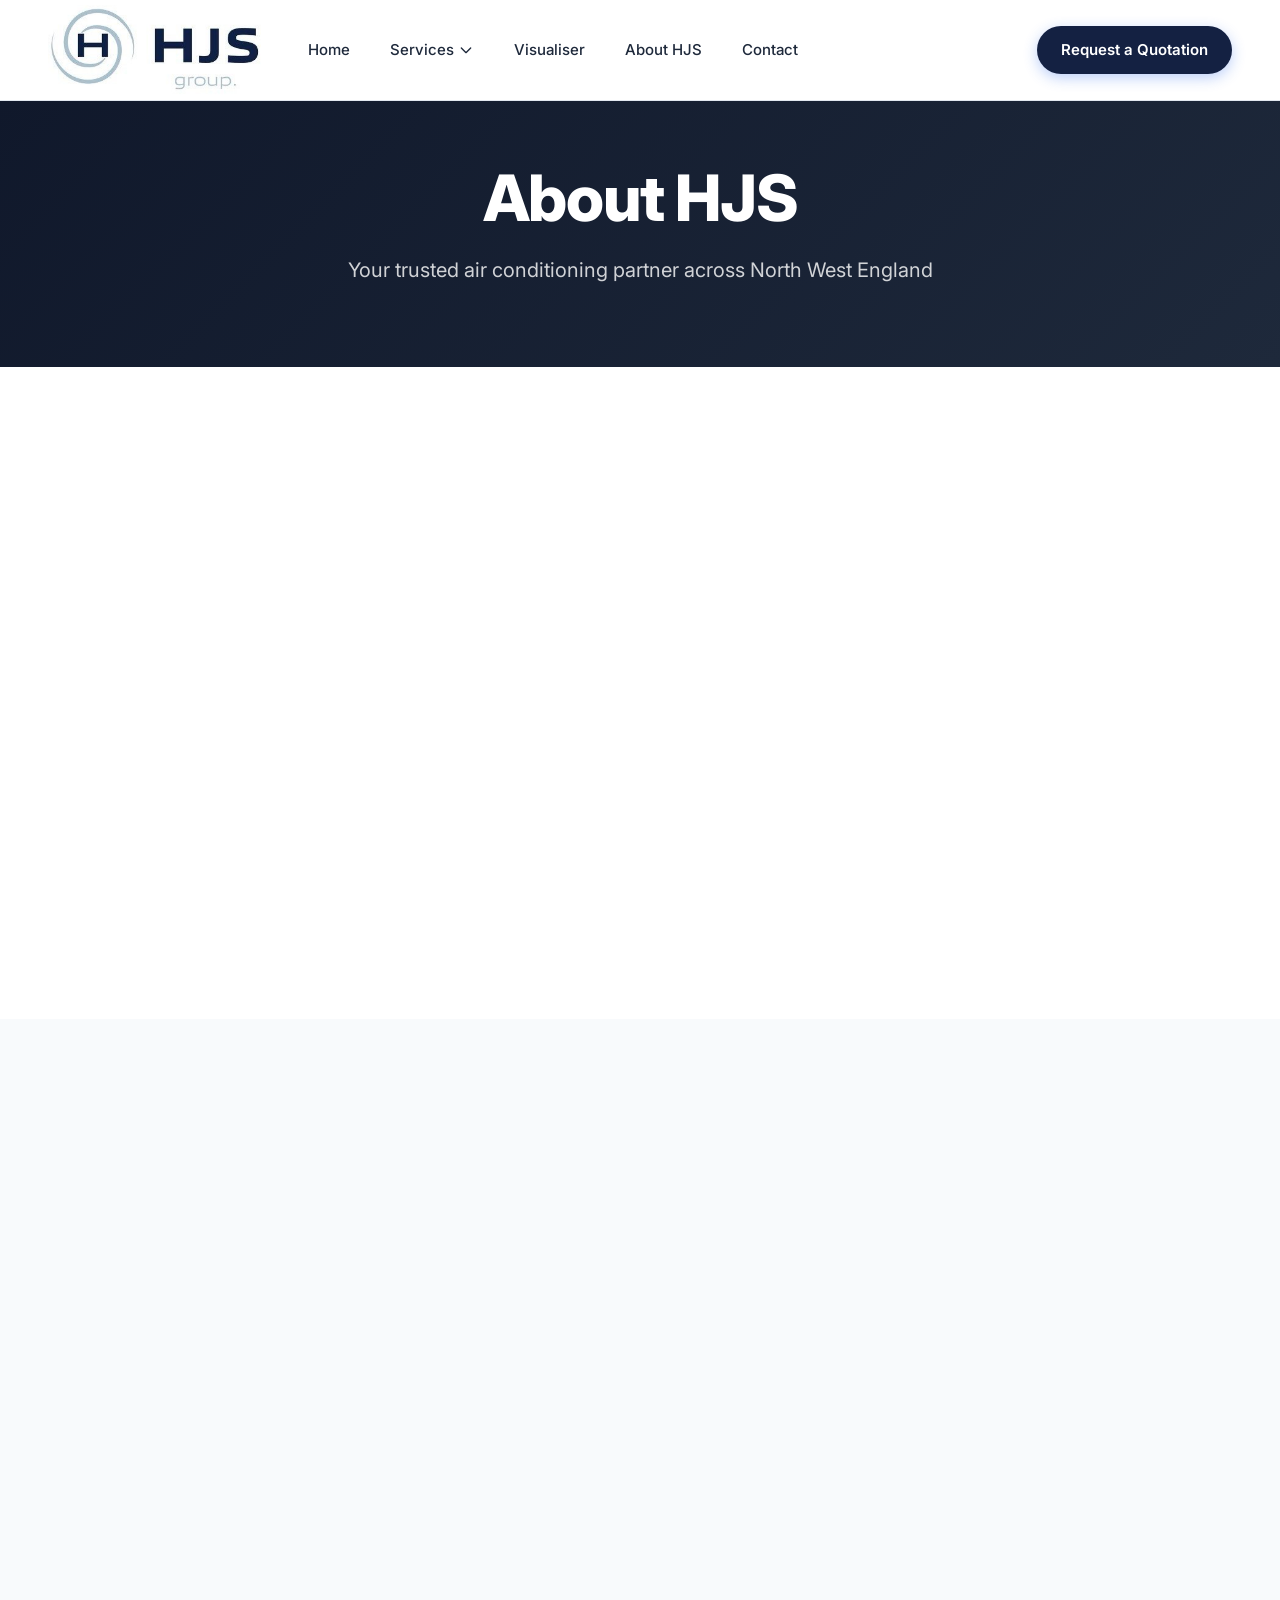
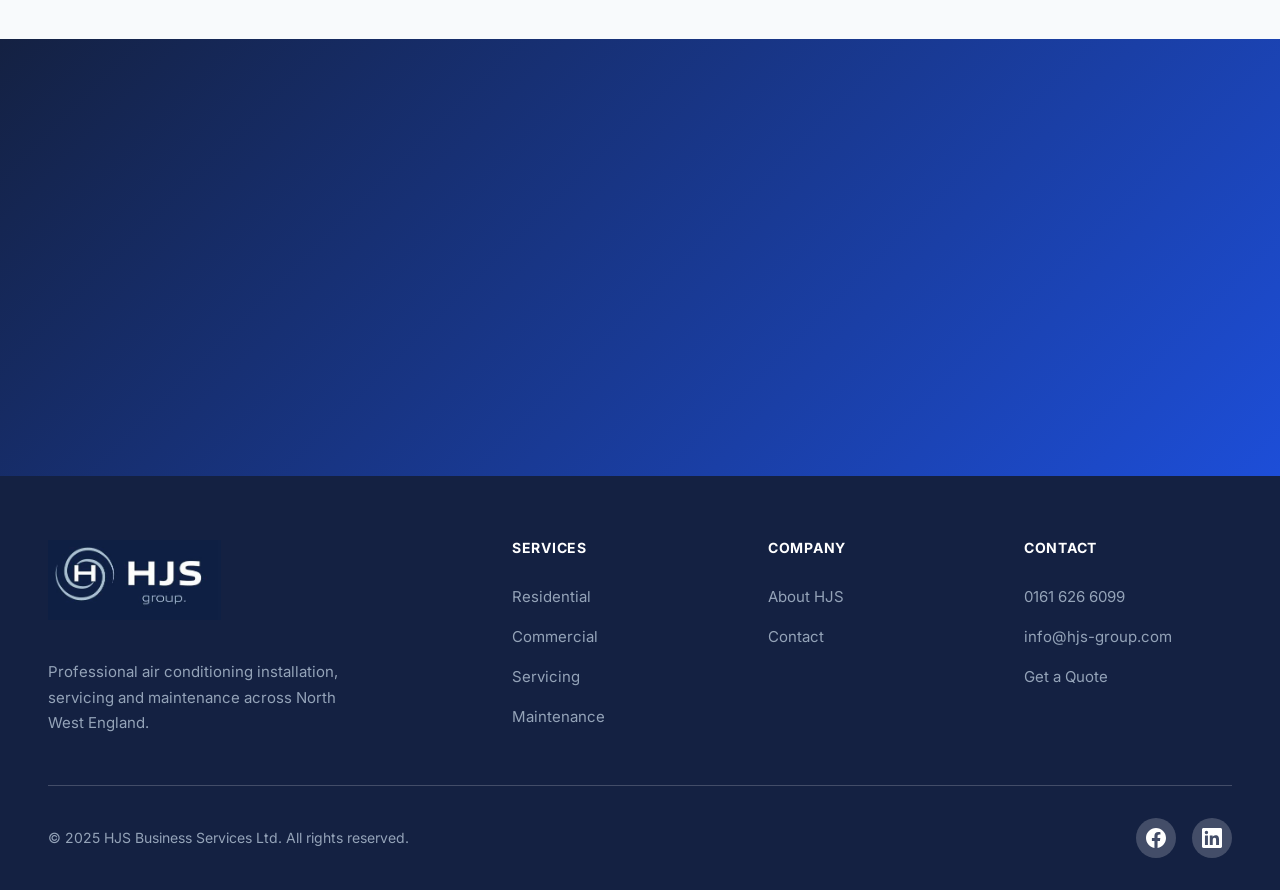
<file: pages/about.html>
<!DOCTYPE html>
<html lang="en">
<head>
    <meta charset="UTF-8">
    <meta name="viewport" content="width=device-width, initial-scale=1.0">
    <title>About HJS | Air Conditioning Experts | North West England</title>
    <meta name="description" content="Learn about HJS Business Services Ltd. Professional air conditioning installation, servicing and maintenance across North West England.">
    <link rel="preconnect" href="https://fonts.googleapis.com">
    <link rel="preconnect" href="https://fonts.gstatic.com" crossorigin>
    <link href="https://fonts.googleapis.com/css2?family=Inter:wght@400;500;600;700;800&display=swap" rel="stylesheet">
    <link rel="icon" type="image/x-icon" href="/favicon.ico">
    <link rel="stylesheet" href="../css/style.css">
    <link rel="icon" type="image/x-icon" href="/favicon.ico">
    <link rel="stylesheet" href="../css/pages.css">
    <!-- Google Analytics -->
    <script async src="https://www.googletagmanager.com/gtag/js?id=G-XXXXXXXXXX"></script>
    <script>
      window.dataLayer = window.dataLayer || [];
      function gtag(){dataLayer.push(arguments);}
      gtag('js', new Date());
      gtag('config', 'G-XXXXXXXXXX');
    </script>
</head>
<body>
    <nav class="navbar" id="navbar">
        <div class="nav-container">
            <a href="/" class="logo">
                <img src="../images/hjs-logo-new.jpg" alt="HJS Group" class="logo-img">
            </a>
            <div class="nav-menu">
                <a href="/" class="nav-link">Home</a>
                <div class="dropdown">
                    <a href="#" class="nav-link dropdown-toggle">Services <svg xmlns="http://www.w3.org/2000/svg" fill="none" viewBox="0 0 24 24" stroke="currentColor"><path stroke-linecap="round" stroke-linejoin="round" stroke-width="2" d="M19 9l-7 7-7-7" /></svg></a>
                    <div class="dropdown-menu">
                        <a href="residential.html" class="dropdown-item">Residential</a>
                        <a href="commercial.html" class="dropdown-item">Commercial</a>
                        <a href="servicing.html" class="dropdown-item">Servicing</a>
                        <a href="maintenance.html" class="dropdown-item">Maintenance</a>
                    </div>
                </div>
                <a href="visualiser.html" class="nav-link">Visualiser</a>
                <a href="about.html" class="nav-link">About HJS</a>
                <a href="contact.html" class="nav-link">Contact</a>
            </div>
            <a href="tel:+441616266099" class="nav-phone">0161 626 6099</a>
            <a href="contact.html" class="nav-cta">Request a Quotation</a>
            <button class="menu-toggle" id="menuToggle" aria-label="Toggle menu"><span></span><span></span><span></span></button>
        </div>
    </nav>
    <div class="mobile-menu" id="mobileMenu">
        <a href="/" class="mobile-nav-link">Home</a>
        <div class="mobile-dropdown">
            <a href="#" class="mobile-nav-link mobile-dropdown-toggle" id="mobileServicesToggle">Services <svg xmlns="http://www.w3.org/2000/svg" fill="none" viewBox="0 0 24 24" stroke="currentColor" width="20" height="20"><path stroke-linecap="round" stroke-linejoin="round" stroke-width="2" d="M19 9l-7 7-7-7" /></svg></a>
            <div class="mobile-dropdown-menu" id="mobileServicesMenu">
                <a href="residential.html" class="mobile-dropdown-item">Residential</a>
                <a href="commercial.html" class="mobile-dropdown-item">Commercial</a>
                <a href="servicing.html" class="mobile-dropdown-item">Servicing</a>
                <a href="maintenance.html" class="mobile-dropdown-item">Maintenance</a>
            </div>
        </div>
        <a href="visualiser.html" class="mobile-nav-link">Visualiser</a>
        <a href="about.html" class="mobile-nav-link">About HJS</a>
        <a href="contact.html" class="mobile-nav-link">Contact</a>
        <a href="tel:+441616266099" class="mobile-cta" style="background: transparent; border: 2px solid white; margin-bottom: 0.5rem;">Call: 0161 626 6099</a>
        <a href="contact.html" class="mobile-cta">Request a Quotation</a>
    </div>

    <section class="page-hero">
        <div class="container">
            <h1>About HJS</h1>
            <p>Your trusted air conditioning partner across North West England</p>
        </div>
    </section>

    <section class="benefits-section">
        <div class="container">
            <div class="section-header reveal">
                <h2>Our Story</h2>
            </div>
            <div style="max-width: 800px; margin: 0 auto;">
                <p style="font-size: 1.25rem; text-align: center; margin-bottom: 48px;" class="reveal">
                    HJS Business Services Ltd has been providing professional air conditioning solutions across North West England for over 15 years. From residential installations to large-scale commercial projects, we deliver quality workmanship and exceptional customer service.
                </p>
            </div>
            
            <div class="features" style="display: grid; grid-template-columns: repeat(auto-fit, minmax(200px, 1fr)); gap: 48px; max-width: 900px; margin: 64px auto 0;">
                <div class="feature reveal" style="text-align: center;">
                    <div style="font-size: 3rem; font-weight: 800; color: var(--primary-blue);">15+</div>
                    <h3 style="margin: 15px 0 10px; color: var(--dark-navy);">Years Experience</h3>
                </div>
                <div class="feature reveal" style="text-align: center;">
                    <div style="font-size: 3rem; font-weight: 800; color: var(--primary-blue);">1000+</div>
                    <h3 style="margin: 15px 0 10px; color: var(--dark-navy);">Installations</h3>
                </div>
                <div class="feature reveal" style="text-align: center;">
                    <div style="font-size: 3rem; font-weight: 800; color: var(--primary-blue);">100%</div>
                    <h3 style="margin: 15px 0 10px; color: var(--dark-navy);">Satisfaction</h3>
                </div>
            </div>
        </div>
    </section>

    <section class="benefits-section" style="background: var(--off-white);">
        <div class="container">
            <div class="section-header reveal">
                <h2>Why HJS?</h2>
            </div>
            <div class="benefits-grid">
                <div class="benefit-card reveal">
                    <div class="icon">
                        <svg xmlns="http://www.w3.org/2000/svg" fill="none" viewBox="0 0 24 24" stroke="currentColor"><path stroke-linecap="round" stroke-linejoin="round" stroke-width="2" d="M9 12l2 2 4-4m5.618-4.016A11.955 11.955 0 0112 2.944a11.955 11.955 0 01-8.618 3.04A12.02 12.02 0 003 9c0 5.591 3.824 10.29 9 11.622 5.176-1.332 9-6.03 9-11.622 0-1.042-.133-2.052-.382-3.016z" /></svg>
                    </div>
                    <h3>Fully Qualified</h3>
                    <p>Our engineers are F-Gas certified and trained to the highest industry standards.</p>
                </div>
                <div class="benefit-card reveal">
                    <div class="icon">
                        <svg xmlns="http://www.w3.org/2000/svg" fill="none" viewBox="0 0 24 24" stroke="currentColor"><path stroke-linecap="round" stroke-linejoin="round" stroke-width="2" d="M17.657 16.657L13.414 20.9a1.998 1.998 0 01-2.827 0l-4.244-4.243a8 8 0 1111.314 0z" /><path stroke-linecap="round" stroke-linejoin="round" stroke-width="2" d="M15 11a3 3 0 11-6 0 3 3 0 016 0z" /></svg>
                    </div>
                    <h3>North West Coverage</h3>
                    <p>We serve Manchester, Liverpool, Cheshire, Lancashire and surrounding areas.</p>
                </div>
                <div class="benefit-card reveal">
                    <div class="icon">
                        <svg xmlns="http://www.w3.org/2000/svg" fill="none" viewBox="0 0 24 24" stroke="currentColor"><path stroke-linecap="round" stroke-linejoin="round" stroke-width="2" d="M5 3v4M3 5h4M6 17v4m-2-2h4m5-16l2.286 6.857L21 12l-5.714 2.143L13 21l-2.286-6.857L5 12l5.714-2.143L13 3z" /></svg>
                    </div>
                    <h3>Quality Guaranteed</h3>
                    <p>All work is backed by our satisfaction guarantee and comprehensive warranties.</p>
                </div>
            </div>
        </div>
    </section>

    <section class="cta-banner">
        <div class="container">
            <h2 class="reveal">Work With the Best</h2>
            <p class="reveal">Experience the HJS difference. Professional service, quality workmanship, every time.</p>
            <a href="contact.html" class="btn btn-secondary reveal">Request a Quotation</a>
        </div>
    </section>

    <footer class="footer">
        <div class="container">
            <div class="footer-grid">
                <div class="footer-brand">
                    <a href="/" class="logo">
                        <img src="../images/hjs-logo-blue.jpg" alt="HJS Group" class="logo-img">
                    </a>
                    <p>Professional air conditioning installation, servicing and maintenance across North West England.</p>
                </div>
                <div class="footer-column">
                    <h4>Services</h4>
                    <a href="residential.html">Residential</a>
                    <a href="commercial.html">Commercial</a>
                    <a href="servicing.html">Servicing</a>
                    <a href="maintenance.html">Maintenance</a>
                </div>
                <div class="footer-column">
                    <h4>Company</h4>
                    <a href="about.html">About HJS</a>
                    <a href="contact.html">Contact</a>
                </div>
                <div class="footer-column">
                    <h4>Contact</h4>
                    <a href="tel:+441616266099">0161 626 6099</a>
                    <a href="mailto:info@hjs-group.com">info@hjs-group.com</a>
                    <a href="contact.html">Get a Quote</a>
                </div>
            </div>
            <div class="footer-bottom">
                <p>&copy; 2025 HJS Business Services Ltd. All rights reserved.</p>
                <div class="footer-social">
                    <a href="https://facebook.com/hjsac" target="_blank" rel="noopener" aria-label="Facebook"><svg xmlns="http://www.w3.org/2000/svg" fill="currentColor" viewBox="0 0 24 24"><path d="M24 12.073c0-6.627-5.373-12-12-12s-12 5.373-12 12c0 5.99 4.388 10.954 10.125 11.854v-8.385H7.078v-3.47h3.047V9.43c0-3.007 1.792-4.669 4.533-4.669 1.312 0 2.686.235 2.686.235v2.953H15.83c-1.491 0-1.956.925-1.956 1.874v2.25h3.328l-.532 3.47h-2.796v8.385C19.612 23.027 24 18.062 24 12.073z"/></svg></a>
                    <a href="#" target="_blank" rel="noopener" aria-label="LinkedIn"><svg xmlns="http://www.w3.org/2000/svg" fill="currentColor" viewBox="0 0 24 24"><path d="M20.447 20.452h-3.554v-5.569c0-1.328-.027-3.037-1.852-3.037-1.853 0-2.136 1.445-2.136 2.939v5.667H9.351V9h3.414v1.561h.046c.477-.9 1.637-1.85 3.37-1.85 3.601 0 4.267 2.37 4.267 5.455v6.286zM5.337 7.433a2.062 2.062 0 01-2.063-2.065 2.064 2.064 0 112.063 2.065zm1.782 13.019H3.555V9h3.564v11.452zM22.225 0H1.771C.792 0 0 .774 0 1.729v20.542C0 23.227.792 24 1.771 24h20.451C23.2 24 24 23.227 24 22.271V1.729C24 .774 23.2 0 22.222 0h.003z"/></svg></a>
                </div>
            </div>
        </div>
    </footer>

    <script src="../js/main.js"></script>
</body>
</html>
</file>
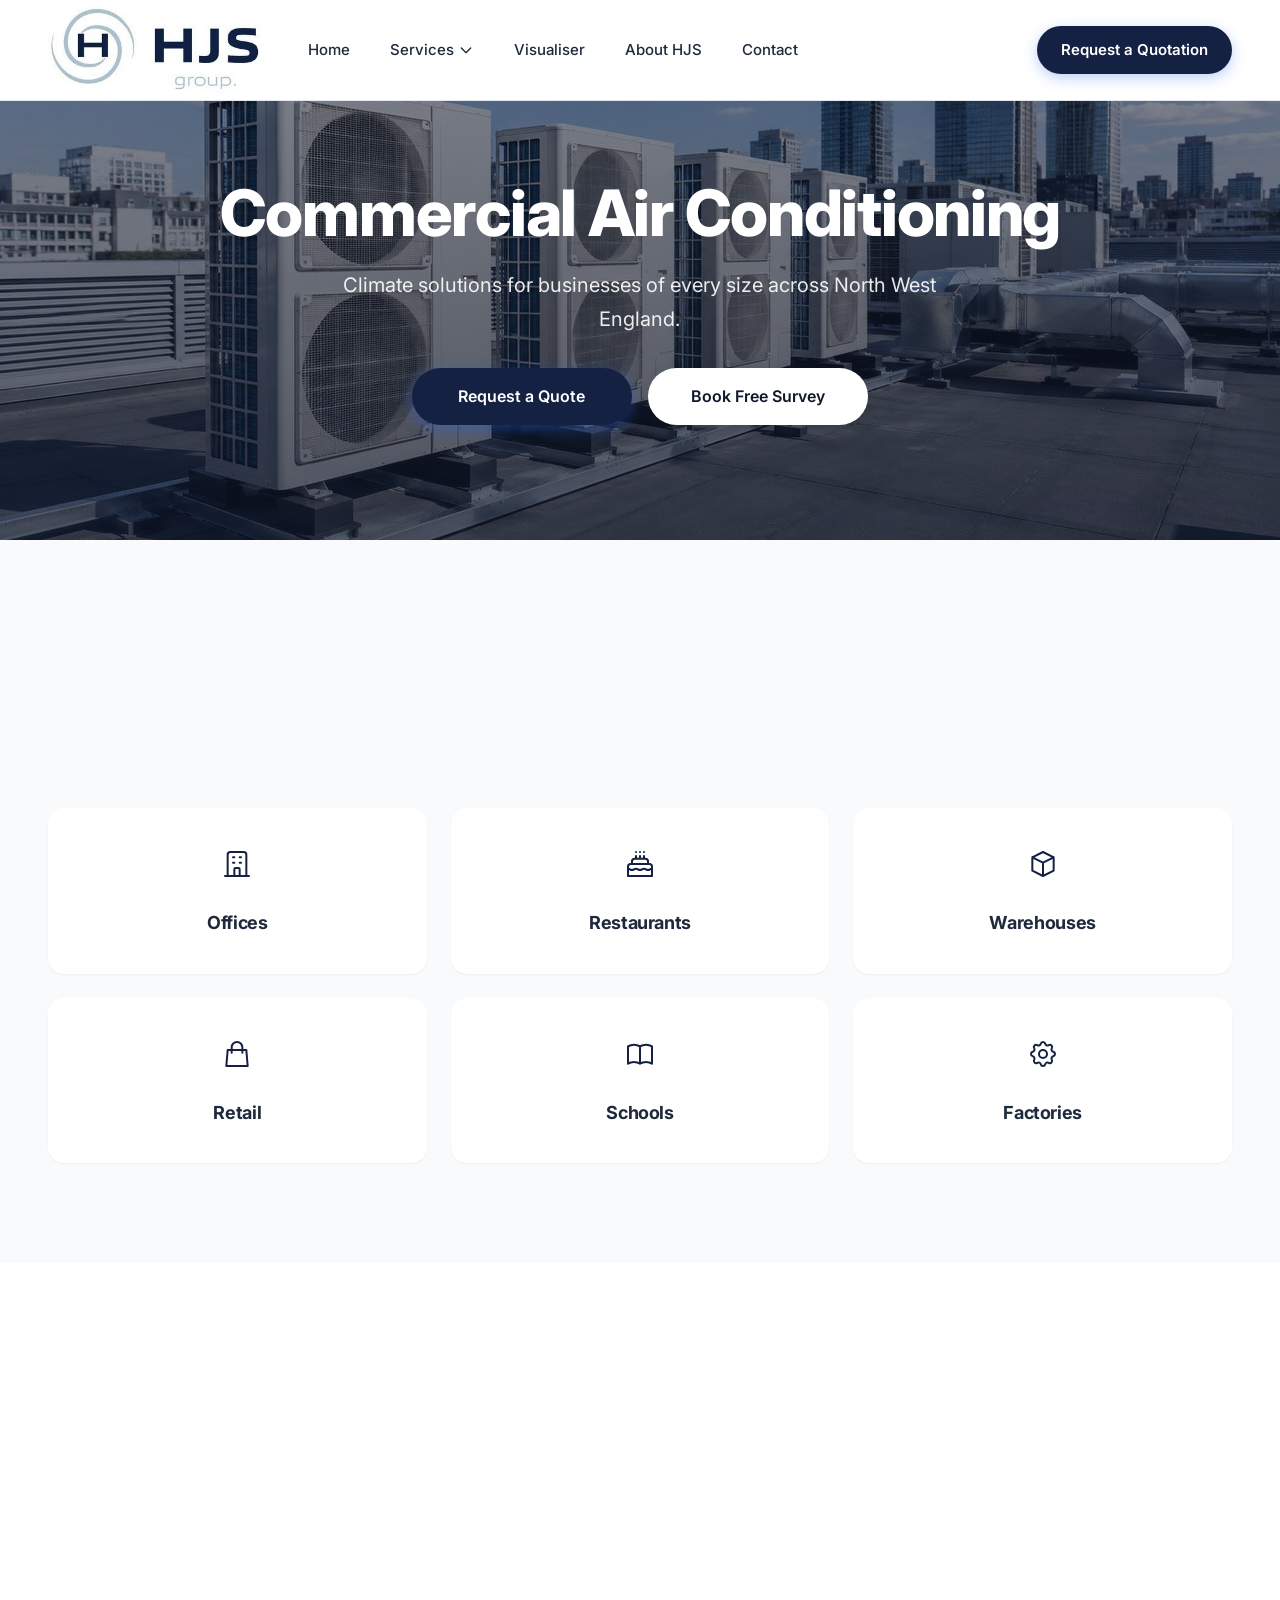
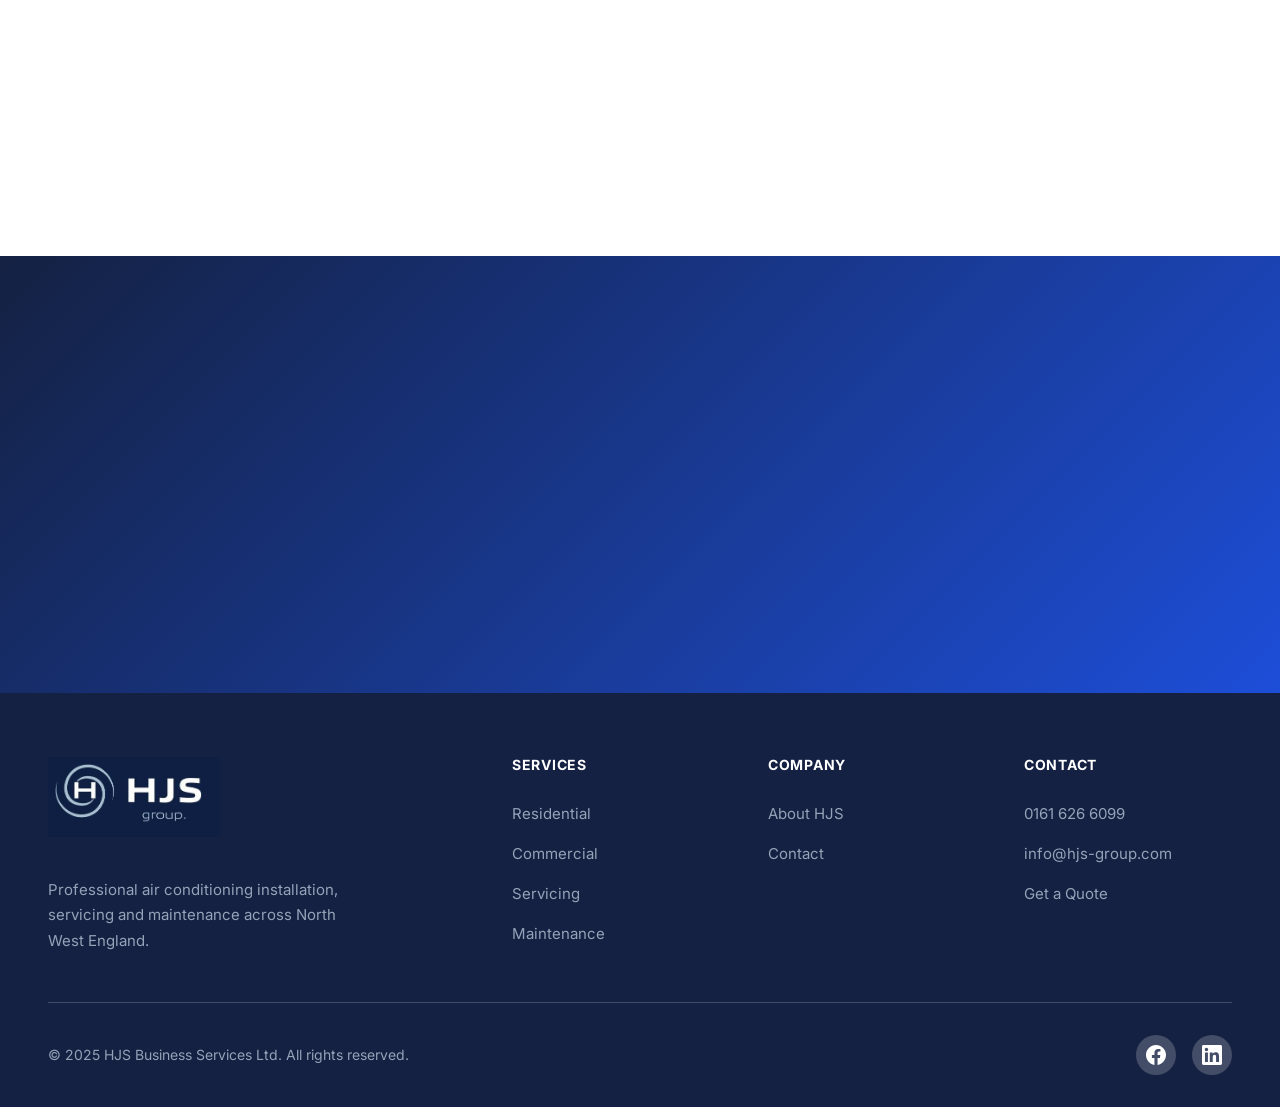
<file: pages/commercial.html>
<!DOCTYPE html>
<html lang="en">
<head>
    <meta charset="UTF-8">
    <meta name="viewport" content="width=device-width, initial-scale=1.0">
    <title>Commercial Air Conditioning | HJS Business Services | North West England</title>
    <meta name="description" content="Professional commercial air conditioning for offices, restaurants, warehouses, retail, schools and factories across North West England.">
    <link rel="preconnect" href="https://fonts.googleapis.com">
    <link rel="preconnect" href="https://fonts.gstatic.com" crossorigin>
    <link href="https://fonts.googleapis.com/css2?family=Inter:wght@400;500;600;700;800&display=swap" rel="stylesheet">
    <link rel="icon" type="image/x-icon" href="/favicon.ico">
    <link rel="stylesheet" href="../css/style.css">
    <link rel="icon" type="image/x-icon" href="/favicon.ico">
    <link rel="stylesheet" href="../css/pages.css?v=2">
    <!-- Google Analytics -->
    <script async src="https://www.googletagmanager.com/gtag/js?id=G-XXXXXXXXXX"></script>
    <script>
      window.dataLayer = window.dataLayer || [];
      function gtag(){dataLayer.push(arguments);}
      gtag('js', new Date());
      gtag('config', 'G-XXXXXXXXXX');
    </script>
</head>
<body>
    <nav class="navbar" id="navbar">
        <div class="nav-container">
            <a href="/" class="logo">
                <img src="../images/hjs-logo-new.jpg" alt="HJS Group" class="logo-img">
            </a>
            <div class="nav-menu">
                <a href="/" class="nav-link">Home</a>
                <div class="dropdown">
                    <a href="#" class="nav-link dropdown-toggle">Services <svg xmlns="http://www.w3.org/2000/svg" fill="none" viewBox="0 0 24 24" stroke="currentColor"><path stroke-linecap="round" stroke-linejoin="round" stroke-width="2" d="M19 9l-7 7-7-7" /></svg></a>
                    <div class="dropdown-menu">
                        <a href="residential.html" class="dropdown-item">Residential</a>
                        <a href="commercial.html" class="dropdown-item">Commercial</a>
                        <a href="servicing.html" class="dropdown-item">Servicing</a>
                        <a href="maintenance.html" class="dropdown-item">Maintenance</a>
                    </div>
                </div>
                <a href="visualiser.html" class="nav-link">Visualiser</a>
                <a href="about.html" class="nav-link">About HJS</a>
                <a href="contact.html" class="nav-link">Contact</a>
            </div>
            <a href="tel:+441616266099" class="nav-phone">0161 626 6099</a>
            <a href="contact.html" class="nav-cta">Request a Quotation</a>
            <button class="menu-toggle" id="menuToggle" aria-label="Toggle menu"><span></span><span></span><span></span></button>
        </div>
    </nav>
    <div class="mobile-menu" id="mobileMenu">
        <a href="/" class="mobile-nav-link">Home</a>
        <div class="mobile-dropdown">
            <a href="#" class="mobile-nav-link mobile-dropdown-toggle" id="mobileServicesToggle">Services <svg xmlns="http://www.w3.org/2000/svg" fill="none" viewBox="0 0 24 24" stroke="currentColor" width="20" height="20"><path stroke-linecap="round" stroke-linejoin="round" stroke-width="2" d="M19 9l-7 7-7-7" /></svg></a>
            <div class="mobile-dropdown-menu" id="mobileServicesMenu">
                <a href="residential.html" class="mobile-dropdown-item">Residential</a>
                <a href="commercial.html" class="mobile-dropdown-item">Commercial</a>
                <a href="servicing.html" class="mobile-dropdown-item">Servicing</a>
                <a href="maintenance.html" class="mobile-dropdown-item">Maintenance</a>
            </div>
        </div>
        <a href="visualiser.html" class="mobile-nav-link">Visualiser</a>
        <a href="about.html" class="mobile-nav-link">About HJS</a>
        <a href="contact.html" class="mobile-nav-link">Contact</a>
        <a href="tel:+441616266099" class="mobile-cta" style="background: transparent; border: 2px solid white; margin-bottom: 0.5rem;">Call: 0161 626 6099</a>
        <a href="contact.html" class="mobile-cta">Request a Quotation</a>
    </div>

    <section class="service-hero commercial-hero">
        <img src="../images/commercial-banner.jpg?v=2" alt="Modern commercial space with air conditioning">
        <div class="service-hero-overlay"></div>
        <div class="service-hero-content">
            <h1>Commercial Air Conditioning</h1>
            <p>Climate solutions for businesses of every size across North West England.</p>
            <div class="hero-buttons">
                <a href="contact.html" class="btn btn-primary">Request a Quote</a>
                <a href="contact.html?survey=true" class="btn btn-secondary">Book Free Survey</a>
            </div>
        </div>
    </section>

    <section class="industries-section">
        <div class="container">
            <div class="section-header reveal">
                <h2>Industries We Serve</h2>
                <p>Expert installation and maintenance for every commercial environment.</p>
            </div>
            <div class="industries-grid">
                <div class="industry-card reveal">
                    <div class="icon">
                        <svg xmlns="http://www.w3.org/2000/svg" fill="none" viewBox="0 0 24 24" stroke="currentColor"><path stroke-linecap="round" stroke-linejoin="round" stroke-width="1.5" d="M19 21V5a2 2 0 00-2-2H7a2 2 0 00-2 2v16m14 0h2m-2 0h-5m-9 0H3m2 0h5M9 7h1m-1 4h1m4-4h1m-1 4h1m-5 10v-5a1 1 0 011-1h2a1 1 0 011 1v5m-4 0h4" /></svg>
                    </div>
                    <h3>Offices</h3>
                </div>
                <div class="industry-card reveal">
                    <div class="icon">
                        <svg xmlns="http://www.w3.org/2000/svg" fill="none" viewBox="0 0 24 24" stroke="currentColor"><path stroke-linecap="round" stroke-linejoin="round" stroke-width="1.5" d="M21 15.546c-.523 0-1.046.151-1.5.454a2.704 2.704 0 01-3 0 2.704 2.704 0 00-3 0 2.704 2.704 0 01-3 0 2.704 2.704 0 00-3 0 2.704 2.704 0 01-3 0 2.701 2.701 0 00-1.5-.454M9 6v2m3-2v2m3-2v2M9 3h.01M12 3h.01M15 3h.01M21 21v-7a2 2 0 00-2-2H5a2 2 0 00-2 2v7h18zm-3-9v-2a2 2 0 00-2-2H8a2 2 0 00-2 2v2h12z" /></svg>
                    </div>
                    <h3>Restaurants</h3>
                </div>
                <div class="industry-card reveal">
                    <div class="icon">
                        <svg xmlns="http://www.w3.org/2000/svg" fill="none" viewBox="0 0 24 24" stroke="currentColor"><path stroke-linecap="round" stroke-linejoin="round" stroke-width="1.5" d="M20 7l-8-4-8 4m16 0l-8 4m8-4v10l-8 4m0-10L4 7m8 4v10M4 7v10l8 4" /></svg>
                    </div>
                    <h3>Warehouses</h3>
                </div>
                <div class="industry-card reveal">
                    <div class="icon">
                        <svg xmlns="http://www.w3.org/2000/svg" fill="none" viewBox="0 0 24 24" stroke="currentColor"><path stroke-linecap="round" stroke-linejoin="round" stroke-width="1.5" d="M16 11V7a4 4 0 00-8 0v4M5 9h14l1 12H4L5 9z" /></svg>
                    </div>
                    <h3>Retail</h3>
                </div>
                <div class="industry-card reveal">
                    <div class="icon">
                        <svg xmlns="http://www.w3.org/2000/svg" fill="none" viewBox="0 0 24 24" stroke="currentColor"><path stroke-linecap="round" stroke-linejoin="round" stroke-width="1.5" d="M12 6.253v13m0-13C10.832 5.477 9.246 5 7.5 5S4.168 5.477 3 6.253v13C4.168 18.477 5.754 18 7.5 18s3.332.477 4.5 1.253m0-13C13.168 5.477 14.754 5 16.5 5c1.747 0 3.332.477 4.5 1.253v13C19.832 18.477 18.247 18 16.5 18c-1.746 0-3.332.477-4.5 1.253" /></svg>
                    </div>
                    <h3>Schools</h3>
                </div>
                <div class="industry-card reveal">
                    <div class="icon">
                        <svg xmlns="http://www.w3.org/2000/svg" fill="none" viewBox="0 0 24 24" stroke="currentColor"><path stroke-linecap="round" stroke-linejoin="round" stroke-width="1.5" d="M10.325 4.317c.426-1.756 2.924-1.756 3.35 0a1.724 1.724 0 002.573 1.066c1.543-.94 3.31.826 2.37 2.37a1.724 1.724 0 001.065 2.572c1.756.426 1.756 2.924 0 3.35a1.724 1.724 0 00-1.066 2.573c.94 1.543-.826 3.31-2.37 2.37a1.724 1.724 0 00-2.572 1.065c-.426 1.756-2.924 1.756-3.35 0a1.724 1.724 0 00-2.573-1.066c-1.543.94-3.31-.826-2.37-2.37a1.724 1.724 0 00-1.065-2.572c-1.756-.426-1.756-2.924 0-3.35a1.724 1.724 0 001.066-2.573c-.94-1.543.826-3.31 2.37-2.37.996.608 2.296.07 2.572-1.065z" /><path stroke-linecap="round" stroke-linejoin="round" stroke-width="1.5" d="M15 12a3 3 0 11-6 0 3 3 0 016 0z" /></svg>
                    </div>
                    <h3>Factories</h3>
                </div>
            </div>
        </div>
    </section>

    <section class="benefits-section">
        <div class="container">
            <div class="section-header reveal">
                <h2>Why Businesses Choose HJS</h2>
            </div>
            <div class="benefits-grid">
                <div class="benefit-card reveal">
                    <div class="icon">
                        <svg xmlns="http://www.w3.org/2000/svg" fill="none" viewBox="0 0 24 24" stroke="currentColor"><path stroke-linecap="round" stroke-linejoin="round" stroke-width="2" d="M12 8v4l3 3m6-3a9 9 0 11-18 0 9 9 0 0118 0z" /></svg>
                    </div>
                    <h3>Minimal Downtime</h3>
                    <p>We work around your schedule to keep your business running smoothly.</p>
                </div>
                <div class="benefit-card reveal">
                    <div class="icon">
                        <svg xmlns="http://www.w3.org/2000/svg" fill="none" viewBox="0 0 24 24" stroke="currentColor"><path stroke-linecap="round" stroke-linejoin="round" stroke-width="2" d="M9 12l2 2 4-4m5.618-4.016A11.955 11.955 0 0112 2.944a11.955 11.955 0 01-8.618 3.04A12.02 12.02 0 003 9c0 5.591 3.824 10.29 9 11.622 5.176-1.332 9-6.03 9-11.622 0-1.042-.133-2.052-.382-3.016z" /></svg>
                    </div>
                    <h3>Fully Compliant</h3>
                    <p>All work meets building regulations and health & safety standards.</p>
                </div>
                <div class="benefit-card reveal">
                    <div class="icon">
                        <svg xmlns="http://www.w3.org/2000/svg" fill="none" viewBox="0 0 24 24" stroke="currentColor"><path stroke-linecap="round" stroke-linejoin="round" stroke-width="2" d="M13 7h8m0 0v8m0-8l-8 8-4-4-6 6" /></svg>
                    </div>
                    <h3>Scalable Solutions</h3>
                    <p>From single units to multi-site installations, we scale with your needs.</p>
                </div>
            </div>
        </div>
    </section>

    <section class="cta-banner">
        <div class="container">
            <h2 class="reveal">Upgrade Your Business Environment</h2>
            <p class="reveal">Book your FREE commercial survey and discover the perfect climate solution.</p>
            <a href="contact.html?survey=true" class="btn btn-secondary reveal">Book Free Survey</a>
        </div>
    </section>

    <footer class="footer">
        <div class="container">
            <div class="footer-grid">
                <div class="footer-brand">
                    <a href="/" class="logo">
                        <img src="../images/hjs-logo-blue.jpg" alt="HJS Group" class="logo-img">
                    </a>
                    <p>Professional air conditioning installation, servicing and maintenance across North West England.</p>
                </div>
                <div class="footer-column">
                    <h4>Services</h4>
                    <a href="residential.html">Residential</a>
                    <a href="commercial.html">Commercial</a>
                    <a href="servicing.html">Servicing</a>
                    <a href="maintenance.html">Maintenance</a>
                </div>
                <div class="footer-column">
                    <h4>Company</h4>
                    <a href="about.html">About HJS</a>
                    <a href="contact.html">Contact</a>
                </div>
                <div class="footer-column">
                    <h4>Contact</h4>
                    <a href="tel:+441616266099">0161 626 6099</a>
                    <a href="mailto:info@hjs-group.com">info@hjs-group.com</a>
                    <a href="contact.html">Get a Quote</a>
                </div>
            </div>
            <div class="footer-bottom">
                <p>&copy; 2025 HJS Business Services Ltd. All rights reserved.</p>
                <div class="footer-social">
                    <a href="https://facebook.com/hjsac" target="_blank" rel="noopener" aria-label="Facebook"><svg xmlns="http://www.w3.org/2000/svg" fill="currentColor" viewBox="0 0 24 24"><path d="M24 12.073c0-6.627-5.373-12-12-12s-12 5.373-12 12c0 5.99 4.388 10.954 10.125 11.854v-8.385H7.078v-3.47h3.047V9.43c0-3.007 1.792-4.669 4.533-4.669 1.312 0 2.686.235 2.686.235v2.953H15.83c-1.491 0-1.956.925-1.956 1.874v2.25h3.328l-.532 3.47h-2.796v8.385C19.612 23.027 24 18.062 24 12.073z"/></svg></a>
                    <a href="#" target="_blank" rel="noopener" aria-label="LinkedIn"><svg xmlns="http://www.w3.org/2000/svg" fill="currentColor" viewBox="0 0 24 24"><path d="M20.447 20.452h-3.554v-5.569c0-1.328-.027-3.037-1.852-3.037-1.853 0-2.136 1.445-2.136 2.939v5.667H9.351V9h3.414v1.561h.046c.477-.9 1.637-1.85 3.37-1.85 3.601 0 4.267 2.37 4.267 5.455v6.286zM5.337 7.433a2.062 2.062 0 01-2.063-2.065 2.064 2.064 0 112.063 2.065zm1.782 13.019H3.555V9h3.564v11.452zM22.225 0H1.771C.792 0 0 .774 0 1.729v20.542C0 23.227.792 24 1.771 24h20.451C23.2 24 24 23.227 24 22.271V1.729C24 .774 23.2 0 22.222 0h.003z"/></svg></a>
                </div>
            </div>
        </div>
    </footer>

    <script src="../js/main.js"></script>
</body>
</html>
</file>
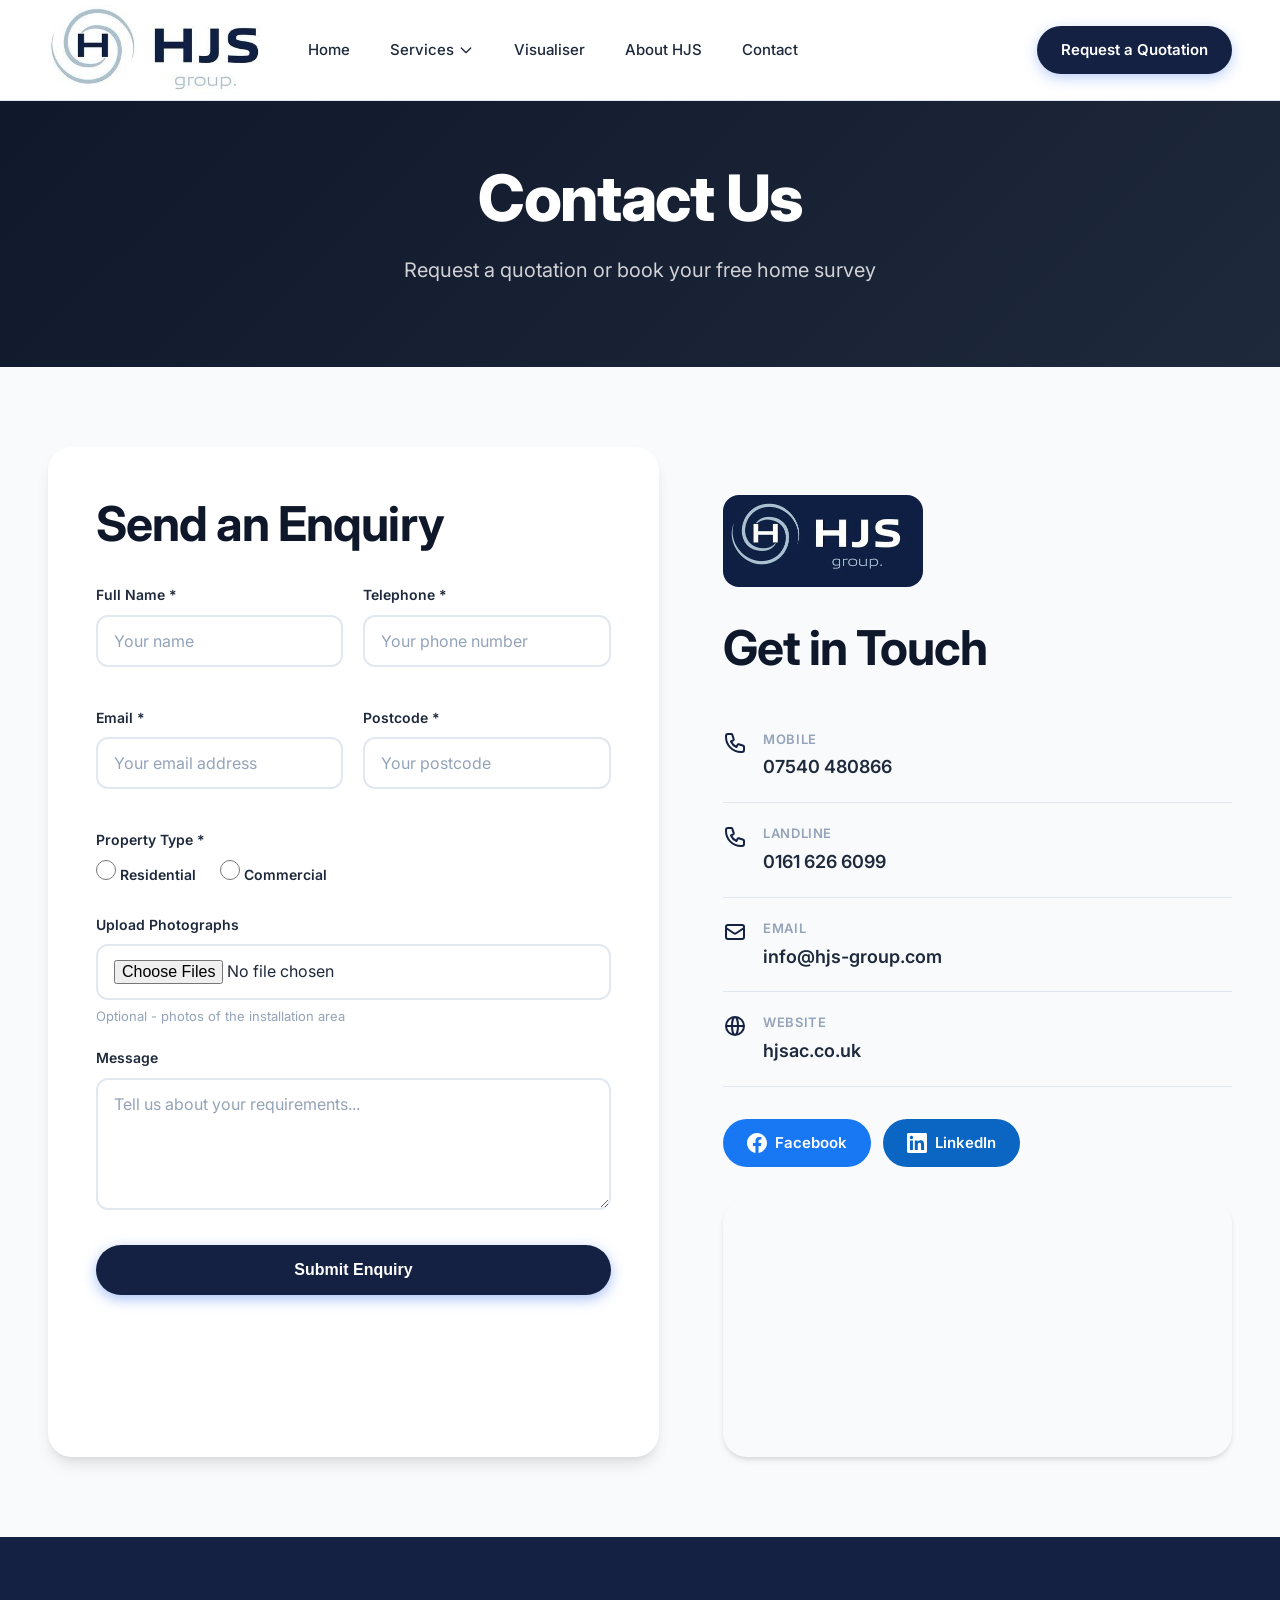
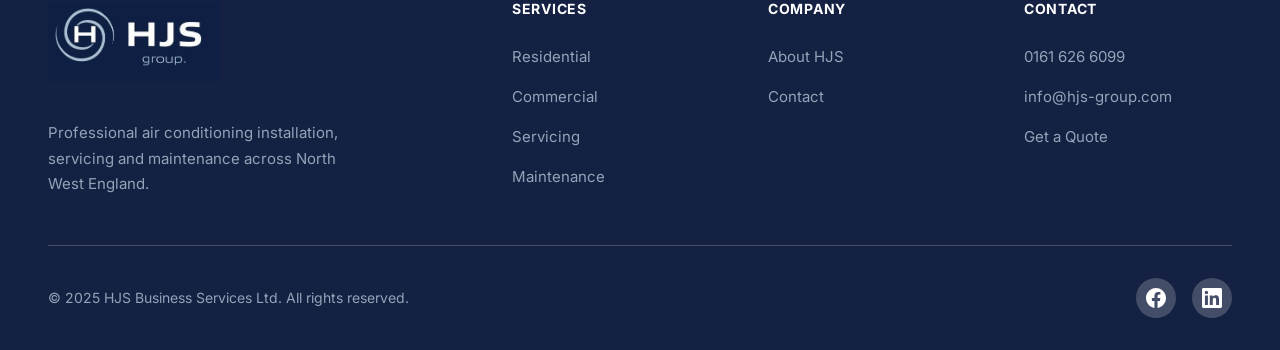
<file: pages/contact.html>
<!DOCTYPE html>
<html lang="en">
<head>
    <meta charset="UTF-8">
    <meta name="viewport" content="width=device-width, initial-scale=1.0">
    <title>Contact HJS | Request a Quotation | Air Conditioning North West</title>
    <meta name="description" content="Contact HJS Business Services for air conditioning quotations, surveys and enquiries. Serving residential and commercial clients across North West England.">
    <link rel="preconnect" href="https://fonts.googleapis.com">
    <link rel="preconnect" href="https://fonts.gstatic.com" crossorigin>
    <link href="https://fonts.googleapis.com/css2?family=Inter:wght@400;500;600;700;800&display=swap" rel="stylesheet">
    <link rel="icon" type="image/x-icon" href="/favicon.ico">
    <link rel="stylesheet" href="../css/style.css">
    <link rel="icon" type="image/x-icon" href="/favicon.ico">
    <link rel="stylesheet" href="../css/pages.css">
    <!-- Google Analytics -->
    <script async src="https://www.googletagmanager.com/gtag/js?id=G-XXXXXXXXXX"></script>
    <script>
      window.dataLayer = window.dataLayer || [];
      function gtag(){dataLayer.push(arguments);}
      gtag('js', new Date());
      gtag('config', 'G-XXXXXXXXXX');
    </script>
</head>
<body>
    <nav class="navbar" id="navbar">
        <div class="nav-container">
            <a href="/" class="logo">
                <img src="../images/hjs-logo-new.jpg" alt="HJS Group" class="logo-img">
            </a>
            <div class="nav-menu">
                <a href="/" class="nav-link">Home</a>
                <div class="dropdown">
                    <a href="#" class="nav-link dropdown-toggle">Services <svg xmlns="http://www.w3.org/2000/svg" fill="none" viewBox="0 0 24 24" stroke="currentColor"><path stroke-linecap="round" stroke-linejoin="round" stroke-width="2" d="M19 9l-7 7-7-7" /></svg></a>
                    <div class="dropdown-menu">
                        <a href="residential.html" class="dropdown-item">Residential</a>
                        <a href="commercial.html" class="dropdown-item">Commercial</a>
                        <a href="servicing.html" class="dropdown-item">Servicing</a>
                        <a href="maintenance.html" class="dropdown-item">Maintenance</a>
                    </div>
                </div>
                <a href="visualiser.html" class="nav-link">Visualiser</a>
                <a href="about.html" class="nav-link">About HJS</a>
                <a href="contact.html" class="nav-link">Contact</a>
            </div>
            <a href="tel:+441616266099" class="nav-phone">0161 626 6099</a>
            <a href="contact.html" class="nav-cta">Request a Quotation</a>
            <button class="menu-toggle" id="menuToggle" aria-label="Toggle menu"><span></span><span></span><span></span></button>
        </div>
    </nav>
    <div class="mobile-menu" id="mobileMenu">
        <a href="/" class="mobile-nav-link">Home</a>
        <div class="mobile-dropdown">
            <a href="#" class="mobile-nav-link mobile-dropdown-toggle" id="mobileServicesToggle">Services <svg xmlns="http://www.w3.org/2000/svg" fill="none" viewBox="0 0 24 24" stroke="currentColor" width="20" height="20"><path stroke-linecap="round" stroke-linejoin="round" stroke-width="2" d="M19 9l-7 7-7-7" /></svg></a>
            <div class="mobile-dropdown-menu" id="mobileServicesMenu">
                <a href="residential.html" class="mobile-dropdown-item">Residential</a>
                <a href="commercial.html" class="mobile-dropdown-item">Commercial</a>
                <a href="servicing.html" class="mobile-dropdown-item">Servicing</a>
                <a href="maintenance.html" class="mobile-dropdown-item">Maintenance</a>
            </div>
        </div>
        <a href="visualiser.html" class="mobile-nav-link">Visualiser</a>
        <a href="about.html" class="mobile-nav-link">About HJS</a>
        <a href="contact.html" class="mobile-nav-link">Contact</a>
        <a href="tel:+441616266099" class="mobile-cta" style="background: transparent; border: 2px solid white; margin-bottom: 0.5rem;">Call: 0161 626 6099</a>
        <a href="contact.html" class="mobile-cta">Request a Quotation</a>
    </div>

    <section class="page-hero">
        <div class="container">
            <h1>Contact Us</h1>
            <p>Request a quotation or book your free home survey</p>
        </div>
    </section>

    <section class="contact-section">
        <div class="container">
            <div class="contact-grid">
                <div class="contact-form-wrapper">
                    <h2>Send an Enquiry</h2>
                    <form class="contact-form" id="contactForm" action="https://formspree.io/f/mgogqnbg" method="POST">
                        <div class="form-row">
                            <div class="form-group">
                                <label for="name">Full Name *</label>
                                <input type="text" id="name" name="name" required placeholder="Your name">
                            </div>
                            <div class="form-group">
                                <label for="telephone">Telephone *</label>
                                <input type="tel" id="telephone" name="telephone" required placeholder="Your phone number">
                            </div>
                        </div>
                        <div class="form-row">
                            <div class="form-group">
                                <label for="email">Email *</label>
                                <input type="email" id="email" name="email" required placeholder="Your email address">
                            </div>
                            <div class="form-group">
                                <label for="postcode">Postcode *</label>
                                <input type="text" id="postcode" name="postcode" required placeholder="Your postcode">
                            </div>
                        </div>
                        <div class="form-group">
                            <label>Property Type *</label>
                            <div class="radio-group">
                                <label class="radio-label"><input type="radio" name="property_type" value="residential" required> Residential</label>
                                <label class="radio-label"><input type="radio" name="property_type" value="commercial"> Commercial</label>
                            </div>
                        </div>
                        <div class="form-group">
                            <label for="photos">Upload Photographs</label>
                            <input type="file" id="photos" name="photos" accept="image/*" multiple>
                            <span class="file-hint">Optional - photos of the installation area</span>
                        </div>
                        <div class="form-group">
                            <label for="message">Message</label>
                            <textarea id="message" name="message" rows="5" placeholder="Tell us about your requirements..."></textarea>
                        </div>
                        <button type="submit" class="btn btn-primary btn-full">Submit Enquiry</button>
                    </form>
                </div>
                <div class="contact-details">
                    <div class="contact-logo">
                        <img src="../images/hjs-logo-blue.jpg" alt="HJS Group" class="contact-page-logo">
                    </div>
                    <h2>Get in Touch</h2>
                    <div class="contact-method">
                        <svg xmlns="http://www.w3.org/2000/svg" fill="none" viewBox="0 0 24 24" stroke="currentColor"><path stroke-linecap="round" stroke-linejoin="round" stroke-width="2" d="M3 5a2 2 0 012-2h3.28a1 1 0 01.948.684l1.498 4.493a1 1 0 01-.502 1.21l-2.257 1.13a11.042 11.042 0 005.516 5.516l1.13-2.257a1 1 0 011.21-.502l4.493 1.498a1 1 0 01.684.949V19a2 2 0 01-2 2h-1C9.716 21 3 14.284 3 6V5z" /></svg>
                        <div>
                            <span class="label">Mobile</span>
                            <a href="tel:+447540480866">07540 480866</a>
                        </div>
                    </div>
                    <div class="contact-method">
                        <svg xmlns="http://www.w3.org/2000/svg" fill="none" viewBox="0 0 24 24" stroke="currentColor"><path stroke-linecap="round" stroke-linejoin="round" stroke-width="2" d="M3 5a2 2 0 012-2h3.28a1 1 0 01.948.684l1.498 4.493a1 1 0 01-.502 1.21l-2.257 1.13a11.042 11.042 0 005.516 5.516l1.13-2.257a1 1 0 011.21-.502l4.493 1.498a1 1 0 01.684.949V19a2 2 0 01-2 2h-1C9.716 21 3 14.284 3 6V5z" /></svg>
                        <div>
                            <span class="label">Landline</span>
                            <a href="tel:+441616266099">0161 626 6099</a>
                        </div>
                    </div>
                    <div class="contact-method">
                        <svg xmlns="http://www.w3.org/2000/svg" fill="none" viewBox="0 0 24 24" stroke="currentColor"><path stroke-linecap="round" stroke-linejoin="round" stroke-width="2" d="M3 8l7.89 5.26a2 2 0 002.22 0L21 8M5 19h14a2 2 0 002-2V7a2 2 0 00-2-2H5a2 2 0 00-2 2v10a2 2 0 002 2z" /></svg>
                        <div>
                            <span class="label">Email</span>
                            <a href="mailto:info@hjs-group.com">info@hjs-group.com</a>
                        </div>
                    </div>
                    <div class="contact-method">
                        <svg xmlns="http://www.w3.org/2000/svg" fill="none" viewBox="0 0 24 24" stroke="currentColor"><path stroke-linecap="round" stroke-linejoin="round" stroke-width="2" d="M21 12a9 9 0 01-9 9m9-9a9 9 0 00-9-9m9 9H3m9 9a9 9 0 01-9-9m9 9c1.657 0 3-4.03 3-9s-1.343-9-3-9m0 18c-1.657 0-3-4.03-3-9s1.343-9 3-9m-9 9a9 9 0 019-9" /></svg>
                        <div>
                            <span class="label">Website</span>
                            <a href="https://hjsac.co.uk">hjsac.co.uk</a>
                        </div>
                    </div>
                    <div class="social-links">
                        <a href="https://facebook.com/hjsac" target="_blank" rel="noopener" class="social-btn facebook">
                            <svg xmlns="http://www.w3.org/2000/svg" fill="currentColor" viewBox="0 0 24 24"><path d="M24 12.073c0-6.627-5.373-12-12-12s-12 5.373-12 12c0 5.99 4.388 10.954 10.125 11.854v-8.385H7.078v-3.47h3.047V9.43c0-3.007 1.792-4.669 4.533-4.669 1.312 0 2.686.235 2.686.235v2.953H15.83c-1.491 0-1.956.925-1.956 1.874v2.25h3.328l-.532 3.47h-2.796v8.385C19.612 23.027 24 18.062 24 12.073z"/></svg>
                            Facebook
                        </a>
                        <a href="https://www.linkedin.com/company/hjs-business-services" target="_blank" rel="noopener" class="social-btn linkedin">
                            <svg xmlns="http://www.w3.org/2000/svg" fill="currentColor" viewBox="0 0 24 24"><path d="M20.447 20.452h-3.554v-5.569c0-1.328-.027-3.037-1.852-3.037-1.853 0-2.136 1.445-2.136 2.939v5.667H9.351V9h3.414v1.561h.046c.477-.9 1.637-1.85 3.37-1.85 3.601 0 4.267 2.37 4.267 5.455v6.286zM5.337 7.433a2.062 2.062 0 01-2.063-2.065 2.064 2.064 0 112.063 2.065zm1.782 13.019H3.555V9h3.564v11.452zM22.225 0H1.771C.792 0 0 .774 0 1.729v20.542C0 23.227.792 24 1.771 24h20.451C23.2 24 24 23.227 24 22.271V1.729C24 .774 23.2 0 22.222 0h.003z"/></svg>
                            LinkedIn
                        </a>
                    </div>
                    <div class="map-container">
                        <iframe src="https://www.google.com/maps/embed?pb=!1m18!1m12!1m3!1d151986.1181735462!2d-2.3886694367187547!3d53.47224516284724!2m3!1f0!2f0!3f0!3m2!1i1024!2i768!4f13.1!3m3!1m2!1s0x487a4d4c5226f5db%3A0xd9be143804fe6baa!2sManchester%2C%20UK!5e0!3m2!1sen!2sus!4v1700000000000!5m2!1sen!2sus" width="100%" height="250" style="border:0; border-radius: 16px;" allowfullscreen="" loading="lazy" referrerpolicy="no-referrer-when-downgrade"></iframe>
                    </div>
                </div>
            </div>
        </div>
    </section>

    <footer class="footer">
        <div class="container">
            <div class="footer-grid">
                <div class="footer-brand">
                    <a href="/" class="logo">
                        <img src="../images/hjs-logo-blue.jpg" alt="HJS Group" class="logo-img">
                    </a>
                    <p>Professional air conditioning installation, servicing and maintenance across North West England.</p>
                </div>
                <div class="footer-column">
                    <h4>Services</h4>
                    <a href="residential.html">Residential</a>
                    <a href="commercial.html">Commercial</a>
                    <a href="servicing.html">Servicing</a>
                    <a href="maintenance.html">Maintenance</a>
                </div>
                <div class="footer-column">
                    <h4>Company</h4>
                    <a href="about.html">About HJS</a>
                    <a href="contact.html">Contact</a>
                </div>
                <div class="footer-column">
                    <h4>Contact</h4>
                    <a href="tel:+441616266099">0161 626 6099</a>
                    <a href="mailto:info@hjs-group.com">info@hjs-group.com</a>
                    <a href="contact.html">Get a Quote</a>
                </div>
            </div>
            <div class="footer-bottom">
                <p>&copy; 2025 HJS Business Services Ltd. All rights reserved.</p>
                <div class="footer-social">
                    <a href="https://facebook.com/hjsac" target="_blank" rel="noopener" aria-label="Facebook"><svg xmlns="http://www.w3.org/2000/svg" fill="currentColor" viewBox="0 0 24 24"><path d="M24 12.073c0-6.627-5.373-12-12-12s-12 5.373-12 12c0 5.99 4.388 10.954 10.125 11.854v-8.385H7.078v-3.47h3.047V9.43c0-3.007 1.792-4.669 4.533-4.669 1.312 0 2.686.235 2.686.235v2.953H15.83c-1.491 0-1.956.925-1.956 1.874v2.25h3.328l-.532 3.47h-2.796v8.385C19.612 23.027 24 18.062 24 12.073z"/></svg></a>
                    <a href="#" target="_blank" rel="noopener" aria-label="LinkedIn"><svg xmlns="http://www.w3.org/2000/svg" fill="currentColor" viewBox="0 0 24 24"><path d="M20.447 20.452h-3.554v-5.569c0-1.328-.027-3.037-1.852-3.037-1.853 0-2.136 1.445-2.136 2.939v5.667H9.351V9h3.414v1.561h.046c.477-.9 1.637-1.85 3.37-1.85 3.601 0 4.267 2.37 4.267 5.455v6.286zM5.337 7.433a2.062 2.062 0 01-2.063-2.065 2.064 2.064 0 112.063 2.065zm1.782 13.019H3.555V9h3.564v11.452zM22.225 0H1.771C.792 0 0 .774 0 1.729v20.542C0 23.227.792 24 1.771 24h20.451C23.2 24 24 23.227 24 22.271V1.729C24 .774 23.2 0 22.222 0h.003z"/></svg></a>
                </div>
            </div>
        </div>
    </footer>

    <script src="../js/main.js"></script>
</body>
</html>
</file>
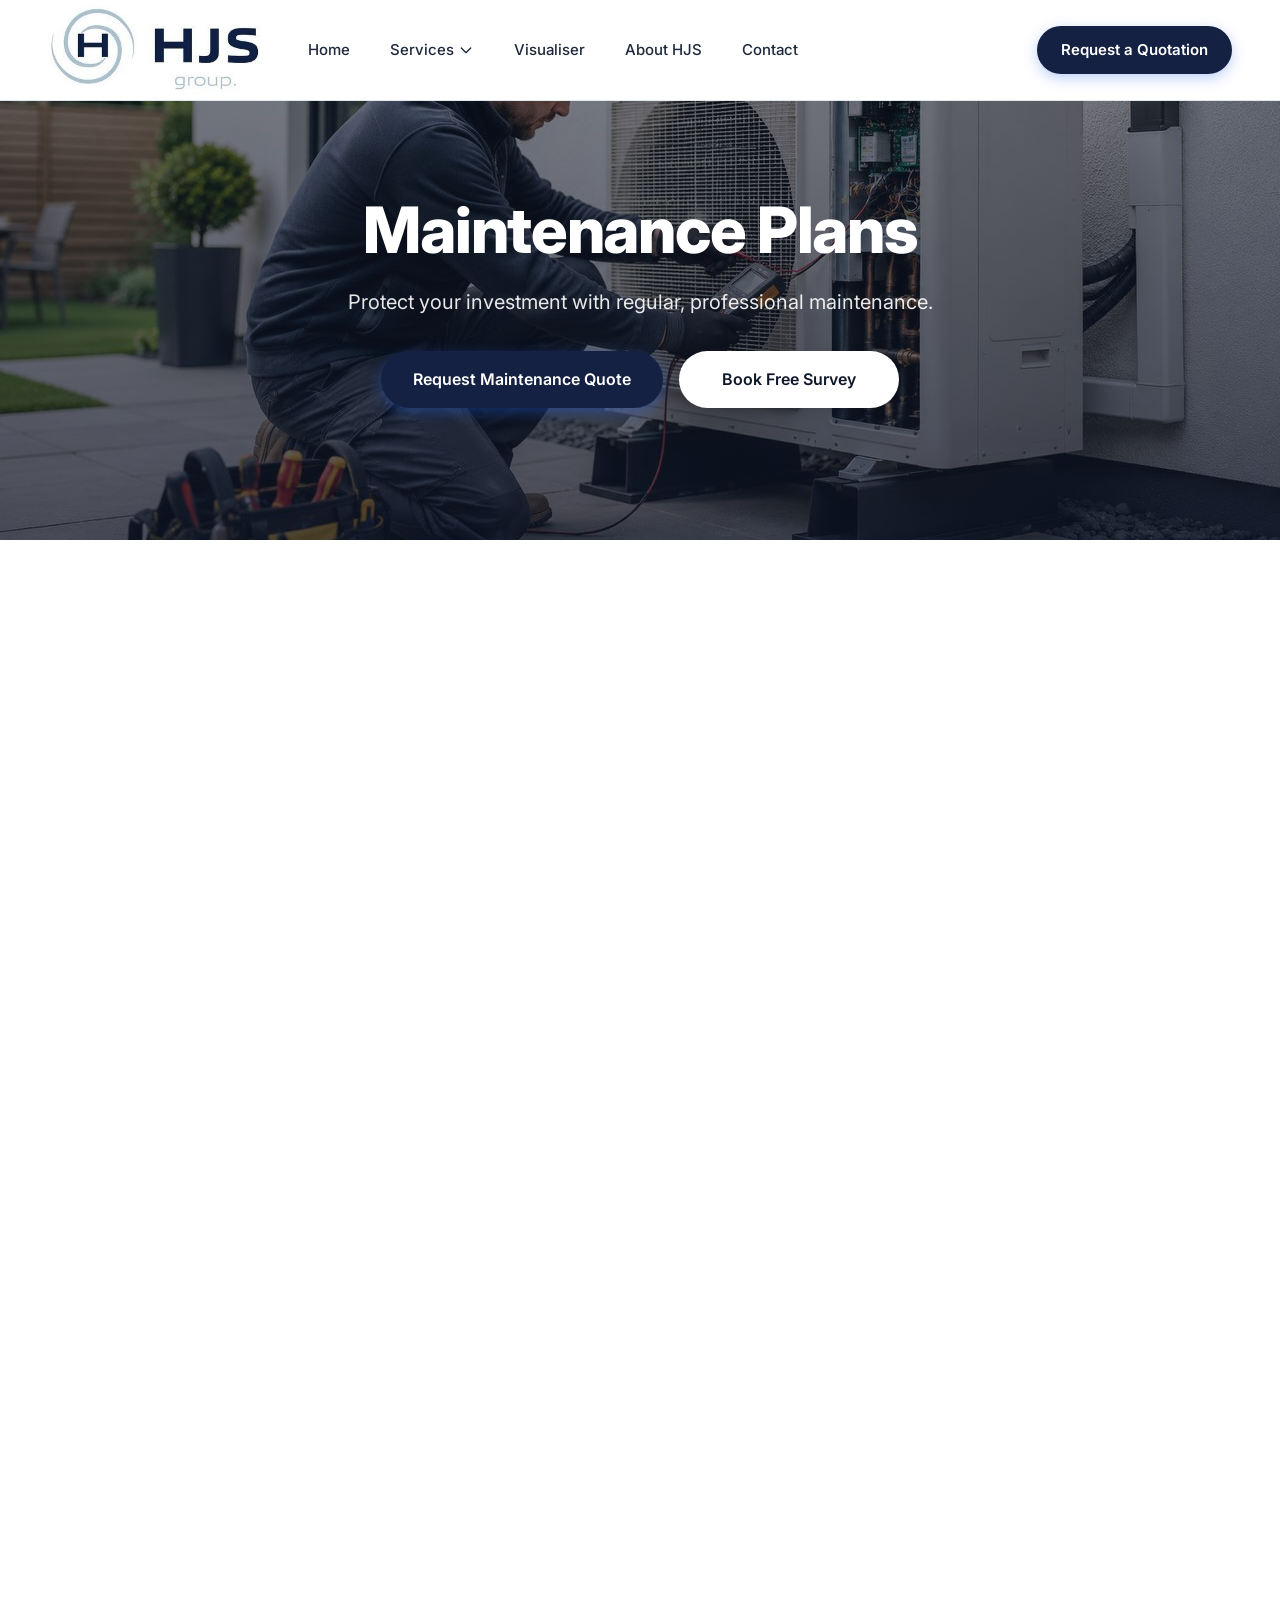
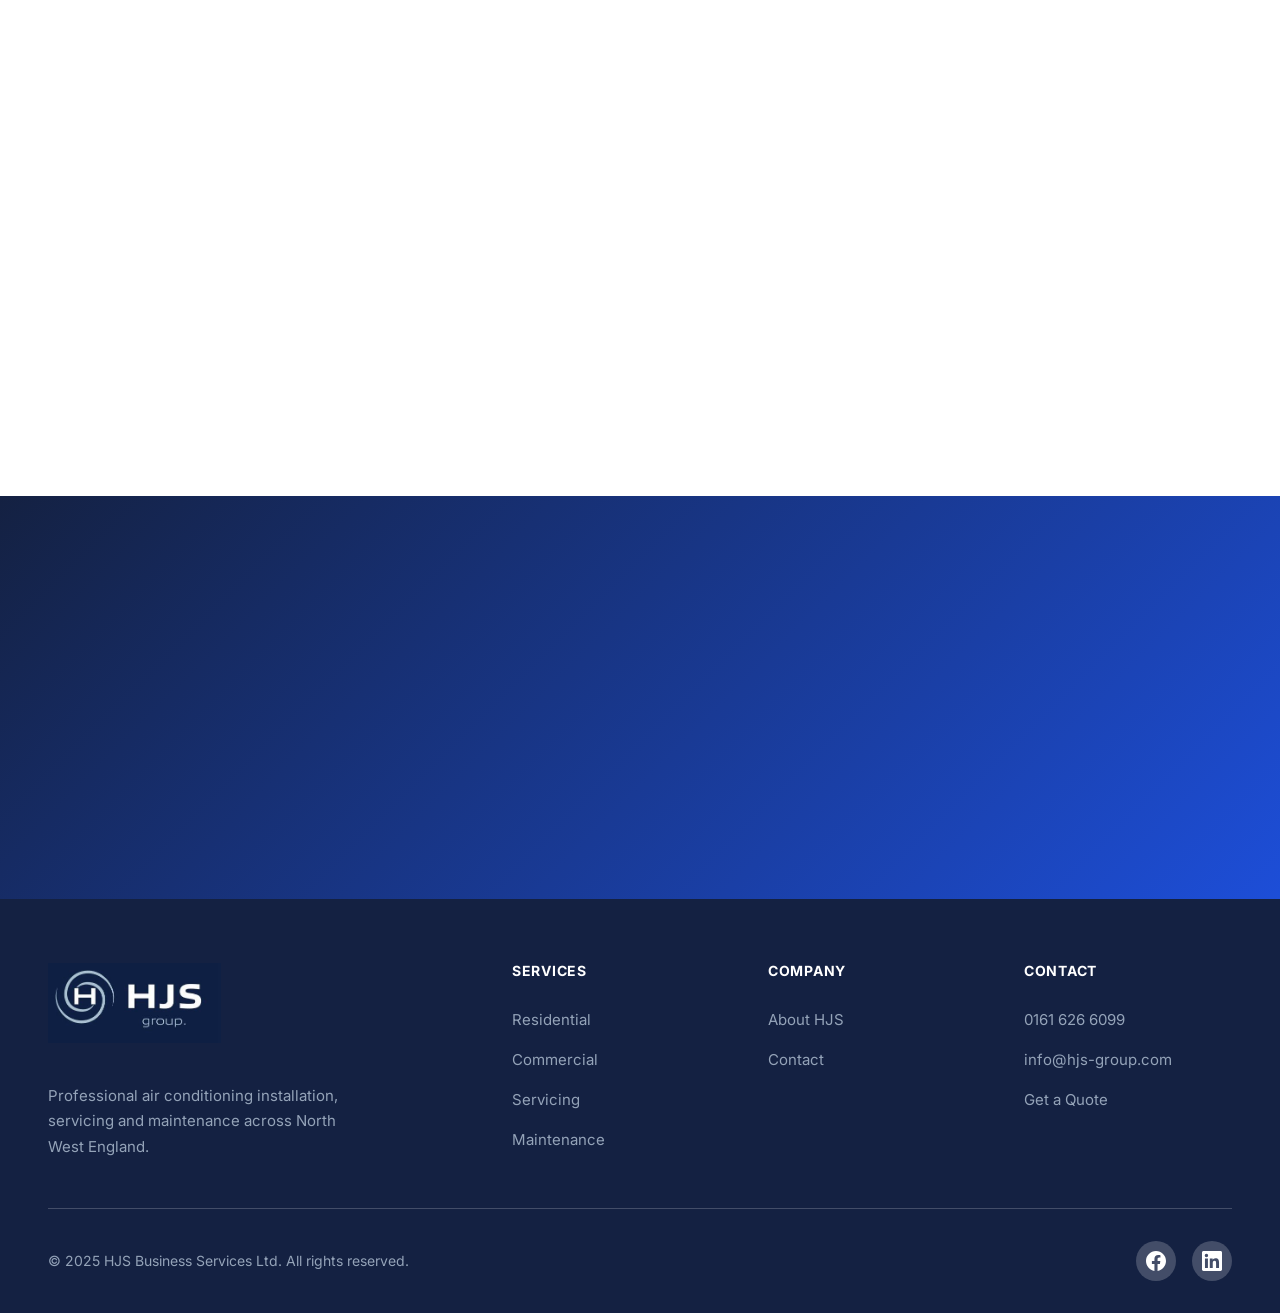
<file: pages/maintenance.html>
<!DOCTYPE html>
<html lang="en">
<head>
    <meta charset="UTF-8">
    <meta name="viewport" content="width=device-width, initial-scale=1.0">
    <title>Air Conditioning Maintenance Plans | HJS Business Services | North West</title>
    <meta name="description" content="Affordable air conditioning maintenance plans for homes and businesses across North West England. Protect your investment with regular care.">
    <link rel="preconnect" href="https://fonts.googleapis.com">
    <link rel="preconnect" href="https://fonts.gstatic.com" crossorigin>
    <link href="https://fonts.googleapis.com/css2?family=Inter:wght@400;500;600;700;800&display=swap" rel="stylesheet">
    <link rel="icon" type="image/x-icon" href="/favicon.ico">
    <link rel="stylesheet" href="../css/style.css">
    <link rel="icon" type="image/x-icon" href="/favicon.ico">
    <link rel="stylesheet" href="../css/pages.css">
    <!-- Google Analytics -->
    <script async src="https://www.googletagmanager.com/gtag/js?id=G-XXXXXXXXXX"></script>
    <script>
      window.dataLayer = window.dataLayer || [];
      function gtag(){dataLayer.push(arguments);}
      gtag('js', new Date());
      gtag('config', 'G-XXXXXXXXXX');
    </script>
</head>
<body>
    <nav class="navbar" id="navbar">
        <div class="nav-container">
            <a href="/" class="logo">
                <img src="../images/hjs-logo-new.jpg" alt="HJS Group" class="logo-img">
            </a>
            <div class="nav-menu">
                <a href="/" class="nav-link">Home</a>
                <div class="dropdown">
                    <a href="#" class="nav-link dropdown-toggle">Services <svg xmlns="http://www.w3.org/2000/svg" fill="none" viewBox="0 0 24 24" stroke="currentColor"><path stroke-linecap="round" stroke-linejoin="round" stroke-width="2" d="M19 9l-7 7-7-7" /></svg></a>
                    <div class="dropdown-menu">
                        <a href="residential.html" class="dropdown-item">Residential</a>
                        <a href="commercial.html" class="dropdown-item">Commercial</a>
                        <a href="servicing.html" class="dropdown-item">Servicing</a>
                        <a href="maintenance.html" class="dropdown-item">Maintenance</a>
                    </div>
                </div>
                <a href="visualiser.html" class="nav-link">Visualiser</a>
                <a href="about.html" class="nav-link">About HJS</a>
                <a href="contact.html" class="nav-link">Contact</a>
            </div>
            <a href="tel:+441616266099" class="nav-phone">0161 626 6099</a>
            <a href="contact.html" class="nav-cta">Request a Quotation</a>
            <button class="menu-toggle" id="menuToggle" aria-label="Toggle menu"><span></span><span></span><span></span></button>
        </div>
    </nav>
    <div class="mobile-menu" id="mobileMenu">
        <a href="/" class="mobile-nav-link">Home</a>
        <div class="mobile-dropdown">
            <a href="#" class="mobile-nav-link mobile-dropdown-toggle" id="mobileServicesToggle">Services <svg xmlns="http://www.w3.org/2000/svg" fill="none" viewBox="0 0 24 24" stroke="currentColor" width="20" height="20"><path stroke-linecap="round" stroke-linejoin="round" stroke-width="2" d="M19 9l-7 7-7-7" /></svg></a>
            <div class="mobile-dropdown-menu" id="mobileServicesMenu">
                <a href="residential.html" class="mobile-dropdown-item">Residential</a>
                <a href="commercial.html" class="mobile-dropdown-item">Commercial</a>
                <a href="servicing.html" class="mobile-dropdown-item">Servicing</a>
                <a href="maintenance.html" class="mobile-dropdown-item">Maintenance</a>
            </div>
        </div>
        <a href="visualiser.html" class="mobile-nav-link">Visualiser</a>
        <a href="about.html" class="mobile-nav-link">About HJS</a>
        <a href="contact.html" class="mobile-nav-link">Contact</a>
        <a href="tel:+441616266099" class="mobile-cta" style="background: transparent; border: 2px solid white; margin-bottom: 0.5rem;">Call: 0161 626 6099</a>
        <a href="contact.html" class="mobile-cta">Request a Quotation</a>
    </div>

    <section class="service-hero maintenance-hero">
        <img src="../images/maintenance-banner.jpg" alt="Engineer performing maintenance">
        <div class="service-hero-overlay"></div>
        <div class="service-hero-content">
            <h1>Maintenance Plans</h1>
            <p>Protect your investment with regular, professional maintenance.</p>
            <div class="hero-buttons">
                <a href="contact.html" class="btn btn-primary">Request Maintenance Quote</a>
                <a href="contact.html?survey=true" class="btn btn-secondary">Book Free Survey</a>
            </div>
        </div>
    </section>

    <section class="plans-section">
        <div class="container">
            <div class="section-header reveal">
                <h2>Choose Your Plan</h2>
                <p>Flexible maintenance packages designed to keep your system running perfectly.</p>
            </div>
            <div class="plans-grid">
                <div class="plan-card reveal">
                    <h3>Essential</h3>
                    <div class="plan-price"><svg xmlns="http://www.w3.org/2000/svg" viewBox="0 0 24 24" fill="currentColor" width="48" height="48"><path fill="#CD7F32" d="M12 2l2.4 7.2h7.6l-6 4.8 2.4 7.2-6-4.8-6 4.8 2.4-7.2-6-4.8h7.6z"/></svg></div>
                    <ul class="plan-features">
                        <li><svg xmlns="http://www.w3.org/2000/svg" fill="none" viewBox="0 0 24 24" stroke="currentColor"><path stroke-linecap="round" stroke-linejoin="round" stroke-width="2" d="M5 13l4 4L19 7" /></svg>Annual service visit</li>
                        <li><svg xmlns="http://www.w3.org/2000/svg" fill="none" viewBox="0 0 24 24" stroke="currentColor"><path stroke-linecap="round" stroke-linejoin="round" stroke-width="2" d="M5 13l4 4L19 7" /></svg>Filter cleaning</li>
                        <li><svg xmlns="http://www.w3.org/2000/svg" fill="none" viewBox="0 0 24 24" stroke="currentColor"><path stroke-linecap="round" stroke-linejoin="round" stroke-width="2" d="M5 13l4 4L19 7" /></svg>Performance check</li>
                        <li><svg xmlns="http://www.w3.org/2000/svg" fill="none" viewBox="0 0 24 24" stroke="currentColor"><path stroke-linecap="round" stroke-linejoin="round" stroke-width="2" d="M5 13l4 4L19 7" /></svg>Priority booking</li>
                    </ul>
                    <a href="contact.html" class="btn btn-primary btn-full">Get a Quotation</a>
                </div>
                <div class="plan-card featured reveal">
                    <div class="plan-badge">Most Popular</div>
                    <h3>Standard</h3>
                    <div class="plan-price"><svg xmlns="http://www.w3.org/2000/svg" viewBox="0 0 24 24" fill="currentColor" width="48" height="48"><path fill="#C0C0C0" d="M12 2l2.4 7.2h7.6l-6 4.8 2.4 7.2-6-4.8-6 4.8 2.4-7.2-6-4.8h7.6z"/></svg></div>
                    <ul class="plan-features">
                        <li><svg xmlns="http://www.w3.org/2000/svg" fill="none" viewBox="0 0 24 24" stroke="currentColor"><path stroke-linecap="round" stroke-linejoin="round" stroke-width="2" d="M5 13l4 4L19 7" /></svg>2 service visits per year</li>
                        <li><svg xmlns="http://www.w3.org/2000/svg" fill="none" viewBox="0 0 24 24" stroke="currentColor"><path stroke-linecap="round" stroke-linejoin="round" stroke-width="2" d="M5 13l4 4L19 7" /></svg>Deep clean & filter replacement</li>
                        <li><svg xmlns="http://www.w3.org/2000/svg" fill="none" viewBox="0 0 24 24" stroke="currentColor"><path stroke-linecap="round" stroke-linejoin="round" stroke-width="2" d="M5 13l4 4L19 7" /></svg>Full system diagnostics</li>
                        <li><svg xmlns="http://www.w3.org/2000/svg" fill="none" viewBox="0 0 24 24" stroke="currentColor"><path stroke-linecap="round" stroke-linejoin="round" stroke-width="2" d="M5 13l4 4L19 7" /></svg>10% discount on repairs</li>
                        <li><svg xmlns="http://www.w3.org/2000/svg" fill="none" viewBox="0 0 24 24" stroke="currentColor"><path stroke-linecap="round" stroke-linejoin="round" stroke-width="2" d="M5 13l4 4L19 7" /></svg>Priority emergency response</li>
                    </ul>
                    <a href="contact.html" class="btn btn-primary btn-full">Get a Quotation</a>
                </div>
                <div class="plan-card reveal">
                    <h3>Premium</h3>
                    <div class="plan-price"><svg xmlns="http://www.w3.org/2000/svg" viewBox="0 0 24 24" fill="currentColor" width="48" height="48"><path fill="#FFD700" d="M12 2l2.4 7.2h7.6l-6 4.8 2.4 7.2-6-4.8-6 4.8 2.4-7.2-6-4.8h7.6z"/></svg></div>
                    <ul class="plan-features">
                        <li><svg xmlns="http://www.w3.org/2000/svg" fill="none" viewBox="0 0 24 24" stroke="currentColor"><path stroke-linecap="round" stroke-linejoin="round" stroke-width="2" d="M5 13l4 4L19 7" /></svg>4 service visits per year</li>
                        <li><svg xmlns="http://www.w3.org/2000/svg" fill="none" viewBox="0 0 24 24" stroke="currentColor"><path stroke-linecap="round" stroke-linejoin="round" stroke-width="2" d="M5 13l4 4L19 7" /></svg>Complete system overhaul</li>
                        <li><svg xmlns="http://www.w3.org/2000/svg" fill="none" viewBox="0 0 24 24" stroke="currentColor"><path stroke-linecap="round" stroke-linejoin="round" stroke-width="2" d="M5 13l4 4L19 7" /></svg>All parts & labour included</li>
                        <li><svg xmlns="http://www.w3.org/2000/svg" fill="none" viewBox="0 0 24 24" stroke="currentColor"><path stroke-linecap="round" stroke-linejoin="round" stroke-width="2" d="M5 13l4 4L19 7" /></svg>20% discount on repairs</li>
                        <li><svg xmlns="http://www.w3.org/2000/svg" fill="none" viewBox="0 0 24 24" stroke="currentColor"><path stroke-linecap="round" stroke-linejoin="round" stroke-width="2" d="M5 13l4 4L19 7" /></svg>24/7 emergency support</li>
                    </ul>
                    <a href="contact.html" class="btn btn-primary btn-full">Get a Quotation</a>
                </div>
            </div>
        </div>
    </section>

    <section class="benefits-section">
        <div class="container">
            <div class="section-header reveal">
                <h2>Benefits of Regular Maintenance</h2>
            </div>
            <div class="benefits-grid">
                <div class="benefit-card reveal">
                    <div class="icon">
                        <svg xmlns="http://www.w3.org/2000/svg" fill="none" viewBox="0 0 24 24" stroke="currentColor"><path stroke-linecap="round" stroke-linejoin="round" stroke-width="2" d="M12 8c-1.657 0-3 .895-3 2s1.343 2 3 2 3 .895 3 2-1.343 2-3 2m0-8c1.11 0 2.08.402 2.599 1M12 8V7m0 1v8m0 0v1m0-1c-1.11 0-2.08-.402-2.599-1M21 12a9 9 0 11-18 0 9 9 0 0118 0z" /></svg>
                    </div>
                    <h3>Save Money</h3>
                    <p>Prevent expensive repairs and reduce energy costs with an efficient system.</p>
                </div>
                <div class="benefit-card reveal">
                    <div class="icon">
                        <svg xmlns="http://www.w3.org/2000/svg" fill="none" viewBox="0 0 24 24" stroke="currentColor"><path stroke-linecap="round" stroke-linejoin="round" stroke-width="2" d="M9 12l2 2 4-4m6 2a9 9 0 11-18 0 9 9 0 0118 0z" /></svg>
                    </div>
                    <h3>Peace of Mind</h3>
                    <p>Know your system is in expert hands with scheduled professional care.</p>
                </div>
                <div class="benefit-card reveal">
                    <div class="icon">
                        <svg xmlns="http://www.w3.org/2000/svg" fill="none" viewBox="0 0 24 24" stroke="currentColor"><path stroke-linecap="round" stroke-linejoin="round" stroke-width="2" d="M13 10V3L4 14h7v7l9-11h-7z" /></svg>
                    </div>
                    <h3>Optimal Performance</h3>
                    <p>Keep your air conditioning running at peak efficiency all year round.</p>
                </div>
            </div>
        </div>
    </section>

    <section class="cta-banner">
        <div class="container">
            <h2 class="reveal">Protect Your Investment</h2>
            <p class="reveal">Choose a maintenance plan today and enjoy worry-free comfort.</p>
            <a href="contact.html" class="btn btn-secondary reveal">Request Maintenance Quote</a>
        </div>
    </section>

    <footer class="footer">
        <div class="container">
            <div class="footer-grid">
                <div class="footer-brand">
                    <a href="/" class="logo">
                        <img src="../images/hjs-logo-blue.jpg" alt="HJS Group" class="logo-img">
                    </a>
                    <p>Professional air conditioning installation, servicing and maintenance across North West England.</p>
                </div>
                <div class="footer-column">
                    <h4>Services</h4>
                    <a href="residential.html">Residential</a>
                    <a href="commercial.html">Commercial</a>
                    <a href="servicing.html">Servicing</a>
                    <a href="maintenance.html">Maintenance</a>
                </div>
                <div class="footer-column">
                    <h4>Company</h4>
                    <a href="about.html">About HJS</a>
                    <a href="contact.html">Contact</a>
                </div>
                <div class="footer-column">
                    <h4>Contact</h4>
                    <a href="tel:+441616266099">0161 626 6099</a>
                    <a href="mailto:info@hjs-group.com">info@hjs-group.com</a>
                    <a href="contact.html">Get a Quote</a>
                </div>
            </div>
            <div class="footer-bottom">
                <p>&copy; 2025 HJS Business Services Ltd. All rights reserved.</p>
                <div class="footer-social">
                    <a href="https://facebook.com/hjsac" target="_blank" rel="noopener" aria-label="Facebook"><svg xmlns="http://www.w3.org/2000/svg" fill="currentColor" viewBox="0 0 24 24"><path d="M24 12.073c0-6.627-5.373-12-12-12s-12 5.373-12 12c0 5.99 4.388 10.954 10.125 11.854v-8.385H7.078v-3.47h3.047V9.43c0-3.007 1.792-4.669 4.533-4.669 1.312 0 2.686.235 2.686.235v2.953H15.83c-1.491 0-1.956.925-1.956 1.874v2.25h3.328l-.532 3.47h-2.796v8.385C19.612 23.027 24 18.062 24 12.073z"/></svg></a>
                    <a href="#" target="_blank" rel="noopener" aria-label="LinkedIn"><svg xmlns="http://www.w3.org/2000/svg" fill="currentColor" viewBox="0 0 24 24"><path d="M20.447 20.452h-3.554v-5.569c0-1.328-.027-3.037-1.852-3.037-1.853 0-2.136 1.445-2.136 2.939v5.667H9.351V9h3.414v1.561h.046c.477-.9 1.637-1.85 3.37-1.85 3.601 0 4.267 2.37 4.267 5.455v6.286zM5.337 7.433a2.062 2.062 0 01-2.063-2.065 2.064 2.064 0 112.063 2.065zm1.782 13.019H3.555V9h3.564v11.452zM22.225 0H1.771C.792 0 0 .774 0 1.729v20.542C0 23.227.792 24 1.771 24h20.451C23.2 24 24 23.227 24 22.271V1.729C24 .774 23.2 0 22.222 0h.003z"/></svg></a>
                </div>
            </div>
        </div>
    </footer>

    <script src="../js/main.js"></script>
</body>
</html>
</file>
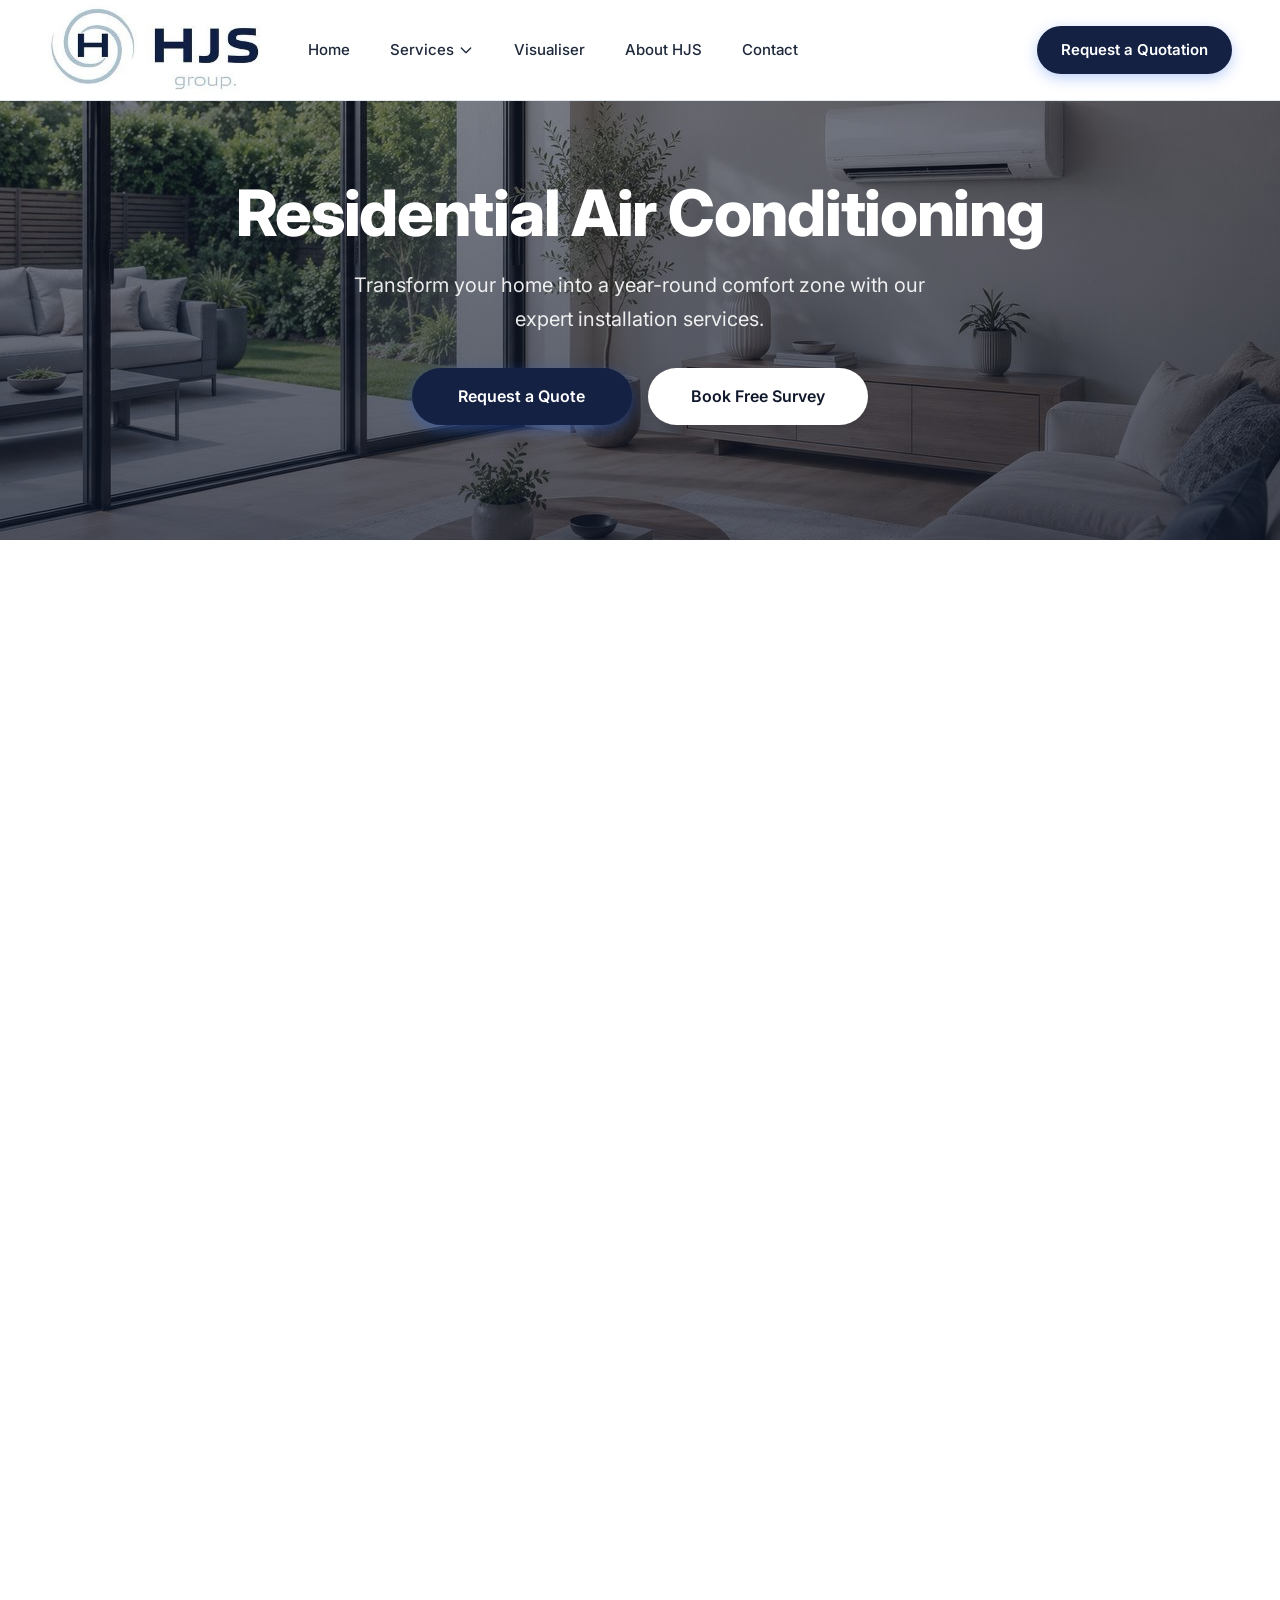
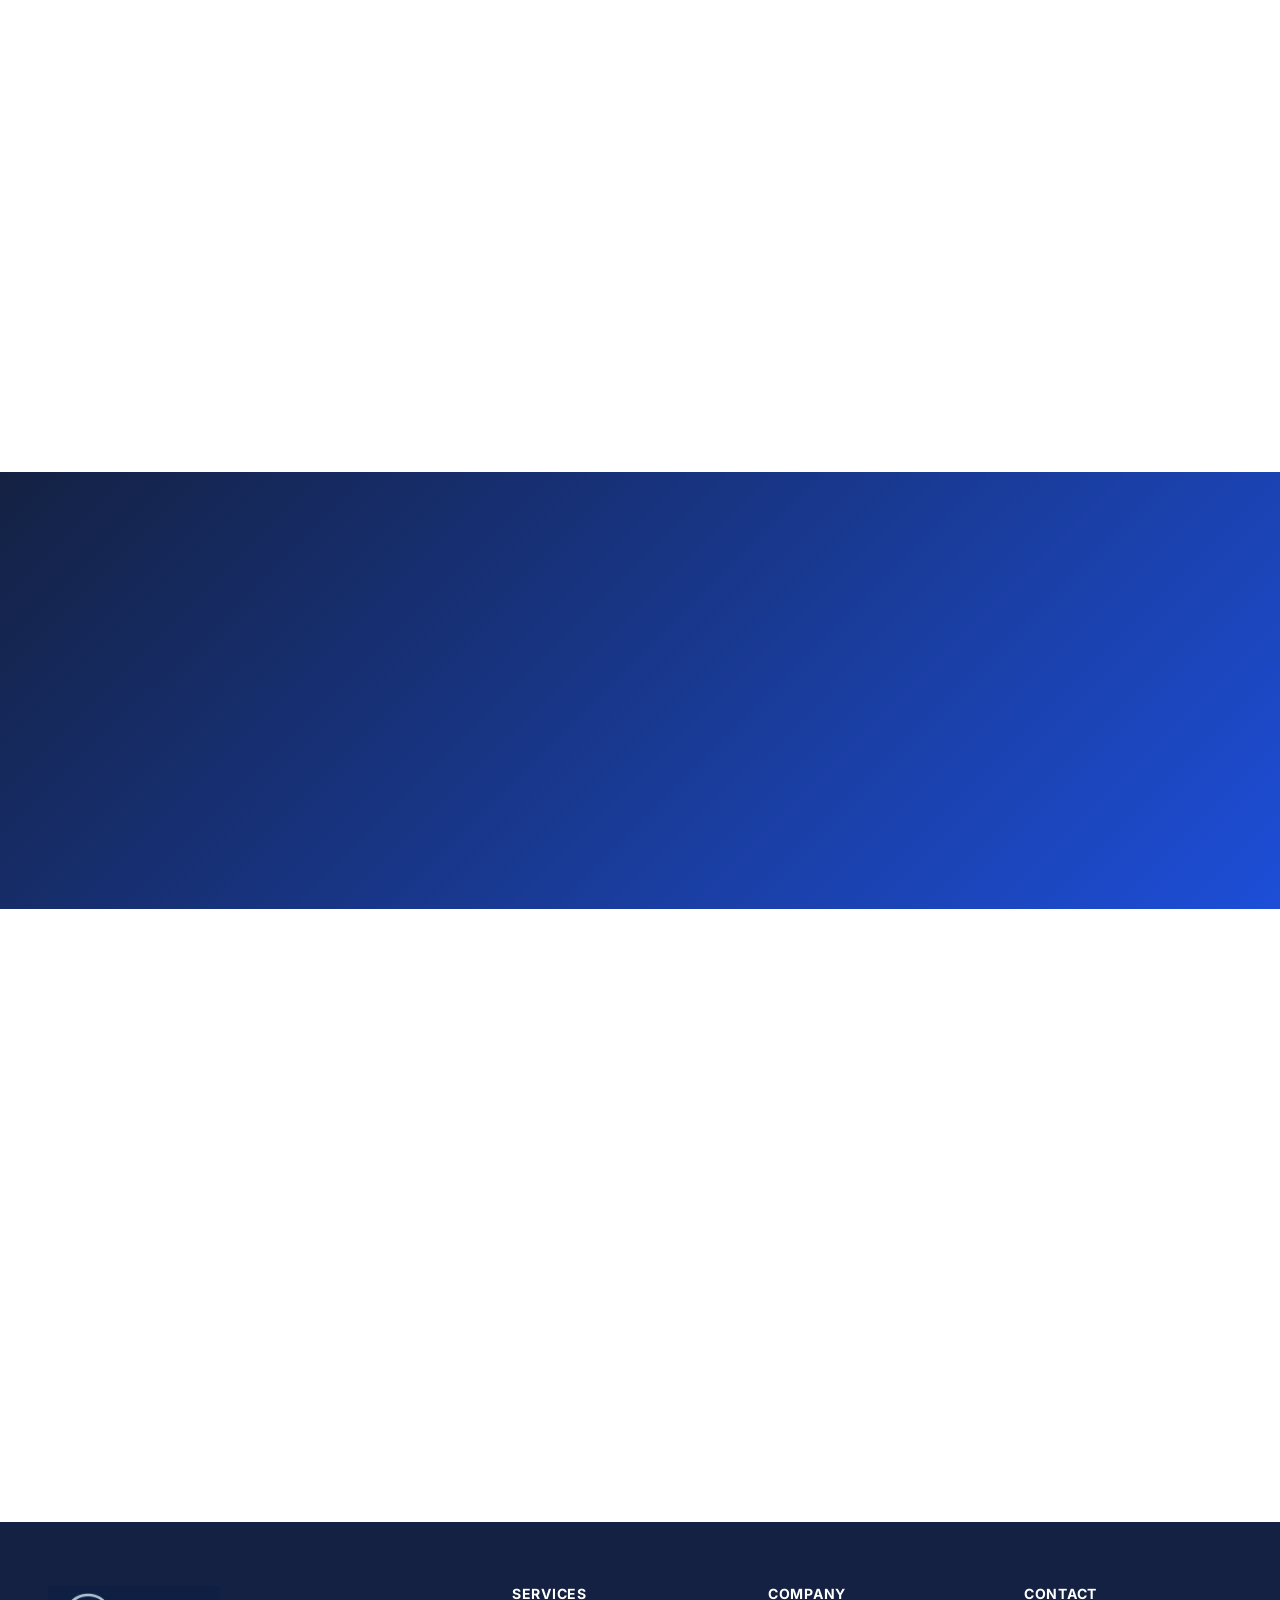
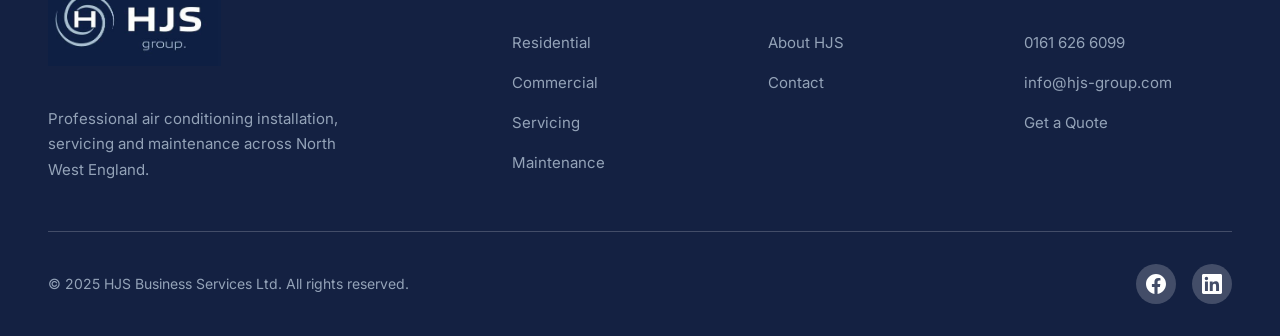
<file: pages/residential.html>
<!DOCTYPE html>
<html lang="en">
<head>
    <meta charset="UTF-8">
    <meta name="viewport" content="width=device-width, initial-scale=1.0">
    <title>Residential Air Conditioning | HJS Business Services | North West</title>
    <meta name="description" content="Expert residential air conditioning installation for homes across North West England. Stay cool in summer, warm in winter. Free home survey available.">
    <link rel="preconnect" href="https://fonts.googleapis.com">
    <link rel="preconnect" href="https://fonts.gstatic.com" crossorigin>
    <link href="https://fonts.googleapis.com/css2?family=Inter:wght@400;500;600;700;800&display=swap" rel="stylesheet">
    <link rel="icon" type="image/x-icon" href="/favicon.ico">
    <link rel="stylesheet" href="../css/style.css">
    <link rel="icon" type="image/x-icon" href="/favicon.ico">
    <link rel="stylesheet" href="../css/pages.css?v=2">
    <!-- Google Analytics -->
    <script async src="https://www.googletagmanager.com/gtag/js?id=G-XXXXXXXXXX"></script>
    <script>
      window.dataLayer = window.dataLayer || [];
      function gtag(){dataLayer.push(arguments);}
      gtag('js', new Date());
      gtag('config', 'G-XXXXXXXXXX');
    </script>
</head>
<body>
    <nav class="navbar" id="navbar">
        <div class="nav-container">
            <a href="/" class="logo">
                <img src="../images/hjs-logo-new.jpg" alt="HJS Group" class="logo-img">
            </a>
            <div class="nav-menu">
                <a href="/" class="nav-link">Home</a>
                <div class="dropdown">
                    <a href="#" class="nav-link dropdown-toggle">Services <svg xmlns="http://www.w3.org/2000/svg" fill="none" viewBox="0 0 24 24" stroke="currentColor"><path stroke-linecap="round" stroke-linejoin="round" stroke-width="2" d="M19 9l-7 7-7-7" /></svg></a>
                    <div class="dropdown-menu">
                        <a href="residential.html" class="dropdown-item">Residential</a>
                        <a href="commercial.html" class="dropdown-item">Commercial</a>
                        <a href="servicing.html" class="dropdown-item">Servicing</a>
                        <a href="maintenance.html" class="dropdown-item">Maintenance</a>
                    </div>
                </div>
                <a href="visualiser.html" class="nav-link">Visualiser</a>
                <a href="about.html" class="nav-link">About HJS</a>
                <a href="contact.html" class="nav-link">Contact</a>
            </div>
            <a href="tel:+441616266099" class="nav-phone">0161 626 6099</a>
            <a href="contact.html" class="nav-cta">Request a Quotation</a>
            <button class="menu-toggle" id="menuToggle" aria-label="Toggle menu"><span></span><span></span><span></span></button>
        </div>
    </nav>
    <div class="mobile-menu" id="mobileMenu">
        <a href="/" class="mobile-nav-link">Home</a>
        <div class="mobile-dropdown">
            <a href="#" class="mobile-nav-link mobile-dropdown-toggle" id="mobileServicesToggle">Services <svg xmlns="http://www.w3.org/2000/svg" fill="none" viewBox="0 0 24 24" stroke="currentColor" width="20" height="20"><path stroke-linecap="round" stroke-linejoin="round" stroke-width="2" d="M19 9l-7 7-7-7" /></svg></a>
            <div class="mobile-dropdown-menu" id="mobileServicesMenu">
                <a href="residential.html" class="mobile-dropdown-item">Residential</a>
                <a href="commercial.html" class="mobile-dropdown-item">Commercial</a>
                <a href="servicing.html" class="mobile-dropdown-item">Servicing</a>
                <a href="maintenance.html" class="mobile-dropdown-item">Maintenance</a>
            </div>
        </div>
        <a href="visualiser.html" class="mobile-nav-link">Visualiser</a>
        <a href="about.html" class="mobile-nav-link">About HJS</a>
        <a href="contact.html" class="mobile-nav-link">Contact</a>
        <a href="tel:+441616266099" class="mobile-cta" style="background: transparent; border: 2px solid white; margin-bottom: 0.5rem;">Call: 0161 626 6099</a>
        <a href="contact.html" class="mobile-cta">Request a Quotation</a>
    </div>

    <section class="service-hero residential-hero">
        <img src="../images/residential-banner.jpg?v=2" alt="Modern living room with air conditioning">
        <div class="service-hero-overlay"></div>
        <div class="service-hero-content">
            <h1>Residential Air Conditioning</h1>
            <p>Transform your home into a year-round comfort zone with our expert installation services.</p>
            <div class="hero-buttons">
                <a href="contact.html" class="btn btn-primary">Request a Quote</a>
                <a href="contact.html?survey=true" class="btn btn-secondary">Book Free Survey</a>
            </div>
        </div>
    </section>

    <section class="benefits-section">
        <div class="container">
            <div class="section-header reveal">
                <h2>Benefits of Home Air Conditioning</h2>
            </div>
            <div class="benefits-grid">
                <div class="benefit-card reveal">
                    <div class="icon">
                        <svg xmlns="http://www.w3.org/2000/svg" fill="none" viewBox="0 0 24 24" stroke="currentColor"><path stroke-linecap="round" stroke-linejoin="round" stroke-width="2" d="M12 3v1m0 16v1m9-9h-1M4 12H3m15.364 6.364l-.707-.707M6.343 6.343l-.707-.707m12.728 0l-.707.707M6.343 17.657l-.707.707M16 12a4 4 0 11-8 0 4 4 0 018 0z" /></svg>
                    </div>
                    <h3>Year-Round Comfort</h3>
                    <p>Cool in summer, warm in winter. One system for complete climate control.</p>
                </div>
                <div class="benefit-card reveal">
                    <div class="icon">
                        <svg xmlns="http://www.w3.org/2000/svg" fill="none" viewBox="0 0 24 24" stroke="currentColor"><path stroke-linecap="round" stroke-linejoin="round" stroke-width="2" d="M13 10V3L4 14h7v7l9-11h-7z" /></svg>
                    </div>
                    <h3>Energy Efficient</h3>
                    <p>Modern inverter technology reduces energy consumption and lowers bills.</p>
                </div>
                <div class="benefit-card reveal">
                    <div class="icon">
                        <svg xmlns="http://www.w3.org/2000/svg" fill="none" viewBox="0 0 24 24" stroke="currentColor"><path stroke-linecap="round" stroke-linejoin="round" stroke-width="2" d="M5 3v4M3 5h4M6 17v4m-2-2h4m5-16l2.286 6.857L21 12l-5.714 2.143L13 21l-2.286-6.857L5 12l5.714-2.143L13 3z" /></svg>
                    </div>
                    <h3>Sleek Design</h3>
                    <p>Stylish, compact units that complement your home's interior.</p>
                </div>
                <div class="benefit-card reveal">
                    <div class="icon">
                        <svg xmlns="http://www.w3.org/2000/svg" fill="none" viewBox="0 0 24 24" stroke="currentColor"><path stroke-linecap="round" stroke-linejoin="round" stroke-width="2" d="M9 12l2 2 4-4m6 2a9 9 0 11-18 0 9 9 0 0118 0z" /></svg>
                    </div>
                    <h3>Quiet Operation</h3>
                    <p>Whisper-quiet performance won't disturb your sleep or daily life.</p>
                </div>
                <div class="benefit-card reveal">
                    <div class="icon">
                        <svg xmlns="http://www.w3.org/2000/svg" fill="none" viewBox="0 0 24 24" stroke="currentColor"><path stroke-linecap="round" stroke-linejoin="round" stroke-width="2" d="M3.055 11H5a2 2 0 012 2v1a2 2 0 002 2 2 2 0 012 2v2.945M8 3.935V5.5A2.5 2.5 0 0010.5 8h.5a2 2 0 012 2 2 2 0 104 0 2 2 0 012-2h1.064M15 20.488V18a2 2 0 012-2h3.064M21 12a9 9 0 11-18 0 9 9 0 0118 0z" /></svg>
                    </div>
                    <h3>Air Purification</h3>
                    <p>Built-in filters remove dust, pollen and allergens from your air.</p>
                </div>
                <div class="benefit-card reveal">
                    <div class="icon">
                        <svg xmlns="http://www.w3.org/2000/svg" fill="none" viewBox="0 0 24 24" stroke="currentColor"><path stroke-linecap="round" stroke-linejoin="round" stroke-width="2" d="M12 8c-1.657 0-3 .895-3 2s1.343 2 3 2 3 .895 3 2-1.343 2-3 2m0-8c1.11 0 2.08.402 2.599 1M12 8V7m0 1v8m0 0v1m0-1c-1.11 0-2.08-.402-2.599-1M21 12a9 9 0 11-18 0 9 9 0 0118 0z" /></svg>
                    </div>
                    <h3>Adds Value</h3>
                    <p>Increase your property value with a premium air conditioning system.</p>
                </div>
            </div>
        </div>
    </section>

    <!-- Finance Options -->
    <section class="finance-options">
        <div class="container">
            <div class="section-header reveal">
                <h2>Flexible Payment Options</h2>
                <p>Spread the cost with our Pay in 3 plan</p>
            </div>
            <div class="finance-grid">
                <div class="finance-step reveal">
                    <div class="finance-number">1</div>
                    <h3>First Payment</h3>
                    <p>Units delivered after first payment is received</p>
                </div>
                <div class="finance-step reveal">
                    <div class="finance-number">2</div>
                    <h3>Second Payment</h3>
                    <p>Materials delivered after second payment is received</p>
                </div>
                <div class="finance-step reveal">
                    <div class="finance-number">3</div>
                    <h3>Final Payment</h3>
                    <p>Due on completion of installation</p>
                </div>
            </div>
            <p class="finance-terms reveal">*Terms & conditions apply. Contact us for full details.</p>
        </div>
    </section>

    <section class="cta-banner">
        <div class="container">
            <h2 class="reveal">Ready to Upgrade Your Home?</h2>
            <p class="reveal">Book your FREE home survey and discover the perfect solution for your space.</p>
            <a href="contact.html?survey=true" class="btn btn-secondary reveal">Book Free Survey</a>
        </div>
    </section>

    <section class="faq-section">
        <div class="container">
            <div class="section-header reveal">
                <h2>Frequently Asked Questions</h2>
            </div>
            <div class="faq-list">
                <div class="faq-item reveal">
                    <button class="faq-question">
                        How much does residential air conditioning cost?
                        <svg xmlns="http://www.w3.org/2000/svg" fill="none" viewBox="0 0 24 24" stroke="currentColor"><path stroke-linecap="round" stroke-linejoin="round" stroke-width="2" d="M19 9l-7 7-7-7" /></svg>
                    </button>
                    <div class="faq-answer">
                        <p>Costs vary depending on the number of rooms, unit type and installation complexity. We offer free, no-obligation surveys to provide accurate quotations tailored to your home.</p>
                    </div>
                </div>
                <div class="faq-item reveal">
                    <button class="faq-question">
                        How long does installation take?
                        <svg xmlns="http://www.w3.org/2000/svg" fill="none" viewBox="0 0 24 24" stroke="currentColor"><path stroke-linecap="round" stroke-linejoin="round" stroke-width="2" d="M19 9l-7 7-7-7" /></svg>
                    </button>
                    <div class="faq-answer">
                        <p>Most single-room installations are completed in one day. Multi-room systems typically take 2-3 days. We'll provide a clear timeline during your survey.</p>
                    </div>
                </div>
                <div class="faq-item reveal">
                    <button class="faq-question">
                        Will it increase my energy bills?
                        <svg xmlns="http://www.w3.org/2000/svg" fill="none" viewBox="0 0 24 24" stroke="currentColor"><path stroke-linecap="round" stroke-linejoin="round" stroke-width="2" d="M19 9l-7 7-7-7" /></svg>
                    </button>
                    <div class="faq-answer">
                        <p>Modern inverter systems are highly efficient. Many customers find their energy bills decrease as they no longer need separate heating and cooling solutions.</p>
                    </div>
                </div>
                <div class="faq-item reveal">
                    <button class="faq-question">
                        Do you offer finance options?
                        <svg xmlns="http://www.w3.org/2000/svg" fill="none" viewBox="0 0 24 24" stroke="currentColor"><path stroke-linecap="round" stroke-linejoin="round" stroke-width="2" d="M19 9l-7 7-7-7" /></svg>
                    </button>
                    <div class="faq-answer">
                        <p>Yes, we offer flexible finance options to help spread the cost of your installation. Ask us for details during your free survey.</p>
                    </div>
                </div>
            </div>
        </div>
    </section>

    <footer class="footer">
        <div class="container">
            <div class="footer-grid">
                <div class="footer-brand">
                    <a href="/" class="logo">
                        <img src="../images/hjs-logo-blue.jpg" alt="HJS Group" class="logo-img">
                    </a>
                    <p>Professional air conditioning installation, servicing and maintenance across North West England.</p>
                </div>
                <div class="footer-column">
                    <h4>Services</h4>
                    <a href="residential.html">Residential</a>
                    <a href="commercial.html">Commercial</a>
                    <a href="servicing.html">Servicing</a>
                    <a href="maintenance.html">Maintenance</a>
                </div>
                <div class="footer-column">
                    <h4>Company</h4>
                    <a href="about.html">About HJS</a>
                    <a href="contact.html">Contact</a>
                </div>
                <div class="footer-column">
                    <h4>Contact</h4>
                    <a href="tel:+441616266099">0161 626 6099</a>
                    <a href="mailto:info@hjs-group.com">info@hjs-group.com</a>
                    <a href="contact.html">Get a Quote</a>
                </div>
            </div>
            <div class="footer-bottom">
                <p>&copy; 2025 HJS Business Services Ltd. All rights reserved.</p>
                <div class="footer-social">
                    <a href="https://facebook.com/hjsac" target="_blank" rel="noopener" aria-label="Facebook"><svg xmlns="http://www.w3.org/2000/svg" fill="currentColor" viewBox="0 0 24 24"><path d="M24 12.073c0-6.627-5.373-12-12-12s-12 5.373-12 12c0 5.99 4.388 10.954 10.125 11.854v-8.385H7.078v-3.47h3.047V9.43c0-3.007 1.792-4.669 4.533-4.669 1.312 0 2.686.235 2.686.235v2.953H15.83c-1.491 0-1.956.925-1.956 1.874v2.25h3.328l-.532 3.47h-2.796v8.385C19.612 23.027 24 18.062 24 12.073z"/></svg></a>
                    <a href="#" target="_blank" rel="noopener" aria-label="LinkedIn"><svg xmlns="http://www.w3.org/2000/svg" fill="currentColor" viewBox="0 0 24 24"><path d="M20.447 20.452h-3.554v-5.569c0-1.328-.027-3.037-1.852-3.037-1.853 0-2.136 1.445-2.136 2.939v5.667H9.351V9h3.414v1.561h.046c.477-.9 1.637-1.85 3.37-1.85 3.601 0 4.267 2.37 4.267 5.455v6.286zM5.337 7.433a2.062 2.062 0 01-2.063-2.065 2.064 2.064 0 112.063 2.065zm1.782 13.019H3.555V9h3.564v11.452zM22.225 0H1.771C.792 0 0 .774 0 1.729v20.542C0 23.227.792 24 1.771 24h20.451C23.2 24 24 23.227 24 22.271V1.729C24 .774 23.2 0 22.222 0h.003z"/></svg></a>
                </div>
            </div>
        </div>
    </footer>

    <script src="../js/main.js"></script>
    <script>
        // FAQ Accordion
        document.querySelectorAll('.faq-question').forEach(button => {
            button.addEventListener('click', () => {
                const item = button.parentElement;
                const isActive = item.classList.contains('active');
                document.querySelectorAll('.faq-item').forEach(i => i.classList.remove('active'));
                if (!isActive) item.classList.add('active');
            });
        });
    </script>
</body>
</html>
</file>
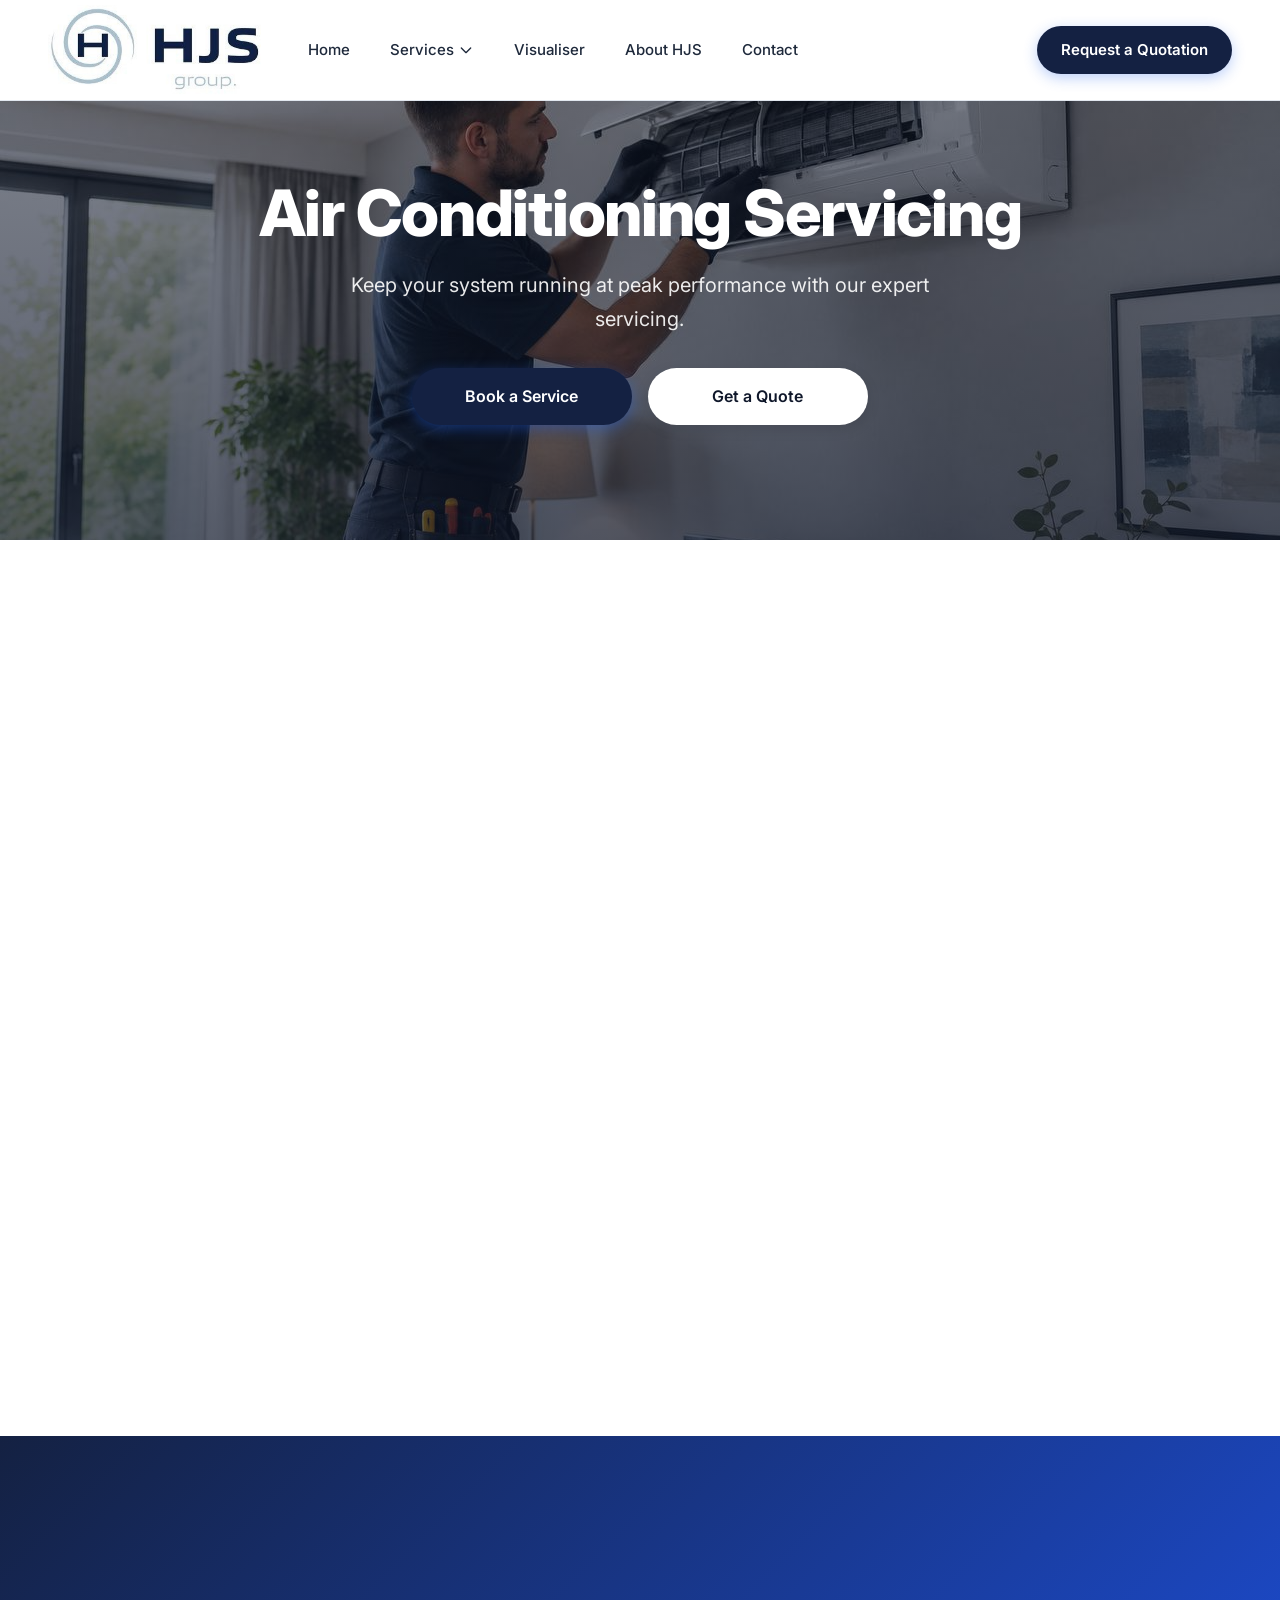
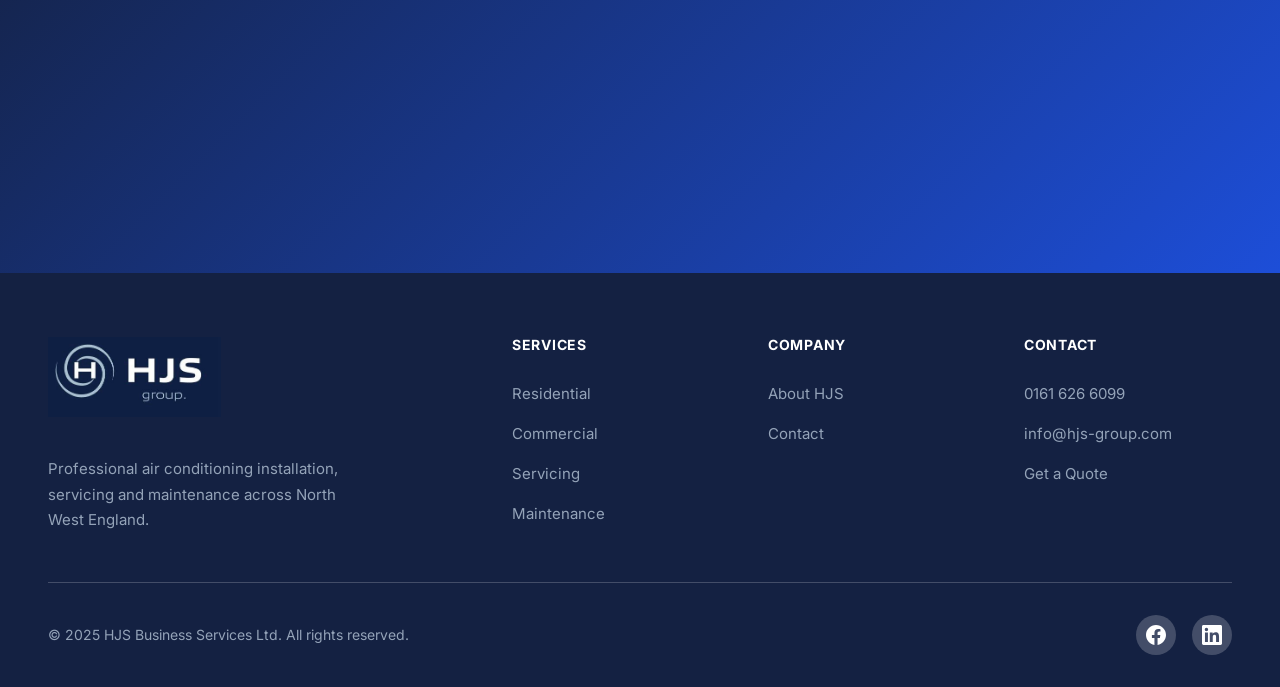
<file: pages/servicing.html>
<!DOCTYPE html>
<html lang="en">
<head>
    <meta charset="UTF-8">
    <meta name="viewport" content="width=device-width, initial-scale=1.0">
    <title>Air Conditioning Servicing | HJS Business Services | North West</title>
    <meta name="description" content="Professional air conditioning servicing and repairs across North West England. Keep your system running efficiently with regular maintenance.">
    <link rel="preconnect" href="https://fonts.googleapis.com">
    <link rel="preconnect" href="https://fonts.gstatic.com" crossorigin>
    <link href="https://fonts.googleapis.com/css2?family=Inter:wght@400;500;600;700;800&display=swap" rel="stylesheet">
    <link rel="icon" type="image/x-icon" href="/favicon.ico">
    <link rel="stylesheet" href="../css/style.css">
    <link rel="icon" type="image/x-icon" href="/favicon.ico">
    <link rel="stylesheet" href="../css/pages.css">
    <!-- Google Analytics -->
    <script async src="https://www.googletagmanager.com/gtag/js?id=G-XXXXXXXXXX"></script>
    <script>
      window.dataLayer = window.dataLayer || [];
      function gtag(){dataLayer.push(arguments);}
      gtag('js', new Date());
      gtag('config', 'G-XXXXXXXXXX');
    </script>
</head>
<body>
    <nav class="navbar" id="navbar">
        <div class="nav-container">
            <a href="/" class="logo">
                <img src="../images/hjs-logo-new.jpg" alt="HJS Group" class="logo-img">
            </a>
            <div class="nav-menu">
                <a href="/" class="nav-link">Home</a>
                <div class="dropdown">
                    <a href="#" class="nav-link dropdown-toggle">Services <svg xmlns="http://www.w3.org/2000/svg" fill="none" viewBox="0 0 24 24" stroke="currentColor"><path stroke-linecap="round" stroke-linejoin="round" stroke-width="2" d="M19 9l-7 7-7-7" /></svg></a>
                    <div class="dropdown-menu">
                        <a href="residential.html" class="dropdown-item">Residential</a>
                        <a href="commercial.html" class="dropdown-item">Commercial</a>
                        <a href="servicing.html" class="dropdown-item">Servicing</a>
                        <a href="maintenance.html" class="dropdown-item">Maintenance</a>
                    </div>
                </div>
                <a href="visualiser.html" class="nav-link">Visualiser</a>
                <a href="about.html" class="nav-link">About HJS</a>
                <a href="contact.html" class="nav-link">Contact</a>
            </div>
            <a href="tel:+441616266099" class="nav-phone">0161 626 6099</a>
            <a href="contact.html" class="nav-cta">Request a Quotation</a>
            <button class="menu-toggle" id="menuToggle" aria-label="Toggle menu"><span></span><span></span><span></span></button>
        </div>
    </nav>
    <div class="mobile-menu" id="mobileMenu">
        <a href="/" class="mobile-nav-link">Home</a>
        <div class="mobile-dropdown">
            <a href="#" class="mobile-nav-link mobile-dropdown-toggle" id="mobileServicesToggle">Services <svg xmlns="http://www.w3.org/2000/svg" fill="none" viewBox="0 0 24 24" stroke="currentColor" width="20" height="20"><path stroke-linecap="round" stroke-linejoin="round" stroke-width="2" d="M19 9l-7 7-7-7" /></svg></a>
            <div class="mobile-dropdown-menu" id="mobileServicesMenu">
                <a href="residential.html" class="mobile-dropdown-item">Residential</a>
                <a href="commercial.html" class="mobile-dropdown-item">Commercial</a>
                <a href="servicing.html" class="mobile-dropdown-item">Servicing</a>
                <a href="maintenance.html" class="mobile-dropdown-item">Maintenance</a>
            </div>
        </div>
        <a href="visualiser.html" class="mobile-nav-link">Visualiser</a>
        <a href="about.html" class="mobile-nav-link">About HJS</a>
        <a href="contact.html" class="mobile-nav-link">Contact</a>
        <a href="tel:+441616266099" class="mobile-cta" style="background: transparent; border: 2px solid white; margin-bottom: 0.5rem;">Call: 0161 626 6099</a>
        <a href="contact.html" class="mobile-cta">Request a Quotation</a>
    </div>

    <section class="service-hero servicing-hero">
        <img src="../images/servicing-dropdown.jpg" alt="Engineer servicing air conditioning unit">
        <div class="service-hero-overlay"></div>
        <div class="service-hero-content">
            <h1>Air Conditioning Servicing</h1>
            <p>Keep your system running at peak performance with our expert servicing.</p>
            <div class="hero-buttons">
                <a href="contact.html" class="btn btn-primary">Book a Service</a>
                <a href="contact.html?survey=true" class="btn btn-secondary">Get a Quote</a>
            </div>
        </div>
    </section>

    <section class="benefits-section">
        <div class="container">
            <div class="section-header reveal">
                <h2>Why Regular Servicing Matters</h2>
            </div>
            <div class="benefits-grid benefits-grid-2x2">
                <div class="benefit-card reveal">
                    <div class="icon">
                        <svg xmlns="http://www.w3.org/2000/svg" fill="none" viewBox="0 0 24 24" stroke="currentColor"><path stroke-linecap="round" stroke-linejoin="round" stroke-width="2" d="M13 10V3L4 14h7v7l9-11h-7z" /></svg>
                    </div>
                    <h3>Improved Efficiency</h3>
                    <p>Regular servicing keeps your system running efficiently, reducing energy bills.</p>
                </div>
                <div class="benefit-card reveal">
                    <div class="icon">
                        <svg xmlns="http://www.w3.org/2000/svg" fill="none" viewBox="0 0 24 24" stroke="currentColor"><path stroke-linecap="round" stroke-linejoin="round" stroke-width="2" d="M12 8v4l3 3m6-3a9 9 0 11-18 0 9 9 0 0118 0z" /></svg>
                    </div>
                    <h3>Extended Lifespan</h3>
                    <p>Prevent costly breakdowns and extend the life of your air conditioning unit.</p>
                </div>
                <div class="benefit-card reveal">
                    <div class="icon">
                        <svg xmlns="http://www.w3.org/2000/svg" fill="none" viewBox="0 0 24 24" stroke="currentColor"><path stroke-linecap="round" stroke-linejoin="round" stroke-width="2" d="M9 12l2 2 4-4m6 2a9 9 0 11-18 0 9 9 0 0118 0z" /></svg>
                    </div>
                    <h3>Warranty Protection</h3>
                    <p>Many manufacturers require annual servicing to maintain warranty coverage.</p>
                </div>
                <div class="benefit-card reveal">
                    <div class="icon">
                        <svg xmlns="http://www.w3.org/2000/svg" fill="none" viewBox="0 0 24 24" stroke="currentColor"><path stroke-linecap="round" stroke-linejoin="round" stroke-width="2" d="M3.055 11H5a2 2 0 012 2v1a2 2 0 002 2 2 2 0 012 2v2.945M8 3.935V5.5A2.5 2.5 0 0010.5 8h.5a2 2 0 012 2 2 2 0 104 0 2 2 0 012-2h1.064M15 20.488V18a2 2 0 012-2h3.064M21 12a9 9 0 11-18 0 9 9 0 0118 0z" /></svg>
                    </div>
                    <h3>Cleaner Air</h3>
                    <p>Clean filters and coils mean healthier air quality for your home or business.</p>
                </div>
            </div>
        </div>
    </section>

    <section class="cta-banner">
        <div class="container">
            <h2 class="reveal">Keep Your System Running Smoothly</h2>
            <p class="reveal">Book your professional service today and ensure optimal performance year-round.</p>
            <a href="contact.html" class="btn btn-secondary reveal">Book a Service</a>
        </div>
    </section>

    <footer class="footer">
        <div class="container">
            <div class="footer-grid">
                <div class="footer-brand">
                    <a href="/" class="logo">
                        <img src="../images/hjs-logo-blue.jpg" alt="HJS Group" class="logo-img">
                    </a>
                    <p>Professional air conditioning installation, servicing and maintenance across North West England.</p>
                </div>
                <div class="footer-column">
                    <h4>Services</h4>
                    <a href="residential.html">Residential</a>
                    <a href="commercial.html">Commercial</a>
                    <a href="servicing.html">Servicing</a>
                    <a href="maintenance.html">Maintenance</a>
                </div>
                <div class="footer-column">
                    <h4>Company</h4>
                    <a href="about.html">About HJS</a>
                    <a href="contact.html">Contact</a>
                </div>
                <div class="footer-column">
                    <h4>Contact</h4>
                    <a href="tel:+441616266099">0161 626 6099</a>
                    <a href="mailto:info@hjs-group.com">info@hjs-group.com</a>
                    <a href="contact.html">Get a Quote</a>
                </div>
            </div>
            <div class="footer-bottom">
                <p>&copy; 2025 HJS Business Services Ltd. All rights reserved.</p>
                <div class="footer-social">
                    <a href="https://facebook.com/hjsac" target="_blank" rel="noopener" aria-label="Facebook"><svg xmlns="http://www.w3.org/2000/svg" fill="currentColor" viewBox="0 0 24 24"><path d="M24 12.073c0-6.627-5.373-12-12-12s-12 5.373-12 12c0 5.99 4.388 10.954 10.125 11.854v-8.385H7.078v-3.47h3.047V9.43c0-3.007 1.792-4.669 4.533-4.669 1.312 0 2.686.235 2.686.235v2.953H15.83c-1.491 0-1.956.925-1.956 1.874v2.25h3.328l-.532 3.47h-2.796v8.385C19.612 23.027 24 18.062 24 12.073z"/></svg></a>
                    <a href="#" target="_blank" rel="noopener" aria-label="LinkedIn"><svg xmlns="http://www.w3.org/2000/svg" fill="currentColor" viewBox="0 0 24 24"><path d="M20.447 20.452h-3.554v-5.569c0-1.328-.027-3.037-1.852-3.037-1.853 0-2.136 1.445-2.136 2.939v5.667H9.351V9h3.414v1.561h.046c.477-.9 1.637-1.85 3.37-1.85 3.601 0 4.267 2.37 4.267 5.455v6.286zM5.337 7.433a2.062 2.062 0 01-2.063-2.065 2.064 2.064 0 112.063 2.065zm1.782 13.019H3.555V9h3.564v11.452zM22.225 0H1.771C.792 0 0 .774 0 1.729v20.542C0 23.227.792 24 1.771 24h20.451C23.2 24 24 23.227 24 22.271V1.729C24 .774 23.2 0 22.222 0h.003z"/></svg></a>
                </div>
            </div>
        </div>
    </footer>

    <script src="../js/main.js"></script>
</body>
</html>
</file>
<file: css/style.css>
/* ============================================
   HJS Business Services Ltd
   Premium Air Conditioning Website
   Apple/Tesla/Dyson inspired design
   ============================================ */

/* CSS Variables */
:root {
    --primary-blue: #142142;
    --dark-navy: #0f172a;
    --light-navy: #1e293b;
    --white: #ffffff;
    --off-white: #f8fafc;
    --light-gray: #e2e8f0;
    --medium-gray: #94a3b8;
    --dark-gray: #475569;
    --text-primary: #1e293b;
    --text-secondary: #64748b;
    --shadow-sm: 0 1px 2px 0 rgba(0, 0, 0, 0.05);
    --shadow-md: 0 4px 6px -1px rgba(0, 0, 0, 0.1), 0 2px 4px -1px rgba(0, 0, 0, 0.06);
    --shadow-lg: 0 10px 15px -3px rgba(0, 0, 0, 0.1), 0 4px 6px -2px rgba(0, 0, 0, 0.05);
    --shadow-xl: 0 20px 25px -5px rgba(0, 0, 0, 0.1), 0 10px 10px -5px rgba(0, 0, 0, 0.04);
    --radius-sm: 8px;
    --radius-md: 12px;
    --radius-lg: 16px;
    --radius-xl: 24px;
    --radius-full: 9999px;
    --transition-fast: 150ms ease;
    --transition-base: 300ms ease;
    --transition-slow: 500ms ease;
}

/* Reset & Base */
*, *::before, *::after {
    margin: 0;
    padding: 0;
    box-sizing: border-box;
}

html {
    scroll-behavior: smooth;
    -webkit-font-smoothing: antialiased;
    -moz-osx-font-smoothing: grayscale;
}

body {
    font-family: 'Inter', -apple-system, BlinkMacSystemFont, 'Segoe UI', Roboto, sans-serif;
    font-size: 16px;
    line-height: 1.6;
    color: var(--text-primary);
    background: var(--white);
    overflow-x: hidden;
}

img {
    max-width: 100%;
    height: auto;
    display: block;
}

a {
    text-decoration: none;
    color: inherit;
    transition: color var(--transition-fast);
}

ul {
    list-style: none;
}

/* Typography */
h1, h2, h3, h4, h5, h6 {
    font-weight: 700;
    line-height: 1.2;
    letter-spacing: -0.02em;
}

h1 {
    font-size: clamp(2.5rem, 5vw, 4.5rem);
    font-weight: 800;
}

h2 {
    font-size: clamp(2rem, 4vw, 3rem);
}

h3 {
    font-size: clamp(1.25rem, 2vw, 1.5rem);
}

p {
    color: var(--text-secondary);
    font-size: 1.125rem;
    line-height: 1.7;
}

/* Container */
.container {
    width: 100%;
    max-width: 1280px;
    margin: 0 auto;
    padding: 0 24px;
}

@media (min-width: 768px) {
    .container {
        padding: 0 48px;
    }
}

/* ============================================
   NAVIGATION
   ============================================ */

.navbar {
    position: fixed;
    top: 0;
    left: 0;
    right: 0;
    z-index: 1000;
    background: var(--white);
    border-bottom: 1px solid var(--light-gray);
    transition: all var(--transition-base);
}

.navbar.scrolled {
    box-shadow: var(--shadow-lg);
}

.nav-container {
    display: flex;
    align-items: center;
    justify-content: space-between;
    height: 100px;
    max-width: 1280px;
    margin: 0 auto;
    padding: 0 24px;
}

@media (min-width: 768px) {
    .nav-container {
        padding: 0 48px;
    }
}

/* Logo */
.logo {
    display: flex;
    align-items: center;
    background: transparent;
}

.logo-img {
    height: 90px;
    width: auto;
    object-fit: contain;
    background: transparent !important;
}

.footer-brand .logo-img {
    height: 80px;
    margin-bottom: 16px;
}

/* Desktop Navigation */
.nav-menu {
    display: none;
}

@media (min-width: 1024px) {
    .nav-menu {
        display: flex;
        align-items: center;
        gap: 8px;
    }
}

.nav-link {
    padding: 8px 16px;
    font-size: 0.9375rem;
    font-weight: 500;
    color: var(--text-primary);
    border-radius: var(--radius-sm);
    transition: all var(--transition-fast);
}

.nav-link:hover {
    background: var(--off-white);
    color: var(--primary-blue);
}

/* Dropdown */
.dropdown {
    position: relative;
}

.dropdown-toggle {
    display: flex;
    align-items: center;
    gap: 4px;
}

.dropdown-toggle svg {
    width: 16px;
    height: 16px;
    transition: transform var(--transition-fast);
}

.dropdown:hover .dropdown-toggle svg {
    transform: rotate(180deg);
}

.dropdown-menu {
    position: absolute;
    top: 100%;
    left: 0;
    min-width: 220px;
    background: var(--white);
    border-radius: var(--radius-md);
    box-shadow: var(--shadow-xl);
    padding: 8px;
    opacity: 0;
    visibility: hidden;
    transform: translateY(8px);
    transition: all var(--transition-fast);
}

.dropdown:hover .dropdown-menu {
    opacity: 1;
    visibility: visible;
    transform: translateY(0);
}

.dropdown-item {
    display: block;
    padding: 10px 16px;
    font-size: 0.9375rem;
    font-weight: 500;
    color: var(--text-primary);
    border-radius: var(--radius-sm);
    transition: all var(--transition-fast);
}

.dropdown-item:hover {
    background: var(--off-white);
    color: var(--primary-blue);
}

/* CTA Button */
.nav-cta {
    display: none;
}

@media (min-width: 1024px) {
    .nav-cta {
        display: inline-flex;
        align-items: center;
        padding: 12px 24px;
        background: var(--primary-blue);
        color: var(--white);
        font-size: 0.9375rem;
        font-weight: 600;
        border-radius: var(--radius-full);
        transition: all var(--transition-fast);
        box-shadow: 0 4px 14px rgba(37, 99, 235, 0.3);
    }

    .nav-cta:hover {
        background: #1d4ed8;
        transform: translateY(-2px);
        box-shadow: 0 6px 20px rgba(37, 99, 235, 0.4);
    }
}

/* Mobile Menu Toggle */
.menu-toggle {
    display: flex;
    flex-direction: column;
    gap: 5px;
    padding: 8px;
    background: none;
    border: none;
    cursor: pointer;
}

@media (min-width: 1024px) {
    .menu-toggle {
        display: none;
    }
}

.menu-toggle span {
    display: block;
    width: 24px;
    height: 2px;
    background: var(--dark-navy);
    border-radius: 2px;
    transition: all var(--transition-fast);
}

/* Mobile Menu */
.mobile-menu {
    position: fixed;
    top: 100px;
    left: 0;
    right: 0;
    bottom: 0;
    background: var(--white);
    padding: 24px;
    transform: translateX(100%);
    transition: transform var(--transition-base);
    z-index: 999;
    overflow-y: auto;
}

.mobile-menu.active {
    transform: translateX(0);
}

.mobile-nav-link {
    display: block;
    padding: 16px 0;
    font-size: 1.125rem;
    font-weight: 600;
    color: var(--text-primary);
    border-bottom: 1px solid var(--light-gray);
}

.mobile-dropdown-toggle {
    display: flex;
    justify-content: space-between;
    align-items: center;
}

.mobile-dropdown-menu {
    padding-left: 16px;
    max-height: 0;
    overflow: hidden;
    transition: max-height var(--transition-base);
}

.mobile-dropdown-menu.active {
    max-height: 300px;
}

.mobile-dropdown-item {
    display: block;
    padding: 12px 0;
    font-size: 1rem;
    color: var(--text-secondary);
}

.mobile-cta {
    display: inline-flex;
    margin-top: 24px;
    padding: 16px 32px;
    background: var(--primary-blue);
    color: var(--white);
    font-size: 1rem;
    font-weight: 600;
    border-radius: var(--radius-full);
    width: 100%;
    justify-content: center;
}

/* ============================================
   HERO SECTION
   ============================================ */

.hero {
    position: relative;
    min-height: 100vh;
    display: flex;
    align-items: center;
    justify-content: center;
    overflow: hidden;
    background: var(--dark-navy);
}

.hero-video-container {
    position: absolute;
    top: 0;
    left: 0;
    width: 100%;
    height: 100%;
    z-index: 1;
}

.hero-video-container video,
.hero-video-container img {
    width: 100%;
    height: 100%;
    object-fit: cover;
    opacity: 0.7;
}

.hero-overlay {
    position: absolute;
    top: 0;
    left: 0;
    width: 100%;
    height: 100%;
    background: linear-gradient(
        to bottom,
        rgba(15, 23, 42, 0.4) 0%,
        rgba(15, 23, 42, 0.6) 100%
    );
    z-index: 2;
}

.hero-content {
    position: relative;
    z-index: 3;
    text-align: center;
    padding: 120px 24px 80px;
    max-width: 900px;
}

.hero h1 {
    color: var(--white);
    margin-bottom: 24px;
    text-shadow: 0 2px 20px rgba(0, 0, 0, 0.3);
}

.hero-subtitle {
    display: flex;
    flex-wrap: wrap;
    justify-content: center;
    gap: 8px 24px;
    margin-bottom: 48px;
}

.hero-subtitle span {
    color: rgba(255, 255, 255, 0.9);
    font-size: 1.125rem;
    font-weight: 500;
}

.hero-subtitle .divider {
    color: rgba(255, 255, 255, 0.4);
}

.hero-buttons {
    display: flex;
    flex-direction: column;
    gap: 16px;
    align-items: center;
}

@media (min-width: 640px) {
    .hero-buttons {
        flex-direction: row;
        justify-content: center;
    }
}

.btn {
    display: inline-flex;
    align-items: center;
    justify-content: center;
    padding: 16px 32px;
    font-size: 1rem;
    font-weight: 600;
    border-radius: var(--radius-full);
    transition: all var(--transition-fast);
    cursor: pointer;
    border: none;
    min-width: 220px;
}

.btn-primary {
    background: var(--primary-blue);
    color: var(--white);
    box-shadow: 0 4px 14px rgba(37, 99, 235, 0.4);
}

.btn-primary:hover {
    background: #1d4ed8;
    transform: translateY(-2px);
    box-shadow: 0 6px 20px rgba(37, 99, 235, 0.5);
}

.btn-secondary {
    background: var(--white);
    color: var(--dark-navy);
    box-shadow: 0 4px 14px rgba(0, 0, 0, 0.1);
}

.btn-secondary:hover {
    background: var(--off-white);
    transform: translateY(-2px);
    box-shadow: 0 6px 20px rgba(0, 0, 0, 0.15);
}

/* Scroll Indicator */
.scroll-indicator {
    position: absolute;
    bottom: 40px;
    left: 50%;
    transform: translateX(-50%);
    animation: bounce 2s infinite;
}

.scroll-indicator svg {
    width: 32px;
    height: 32px;
    color: rgba(255, 255, 255, 0.7);
}

@keyframes bounce {
    0%, 20%, 50%, 80%, 100% {
        transform: translateX(-50%) translateY(0);
    }
    40% {
        transform: translateX(-50%) translateY(-10px);
    }
    60% {
        transform: translateX(-50%) translateY(-5px);
    }
}

/* ============================================
   TRUST BAR
   ============================================ */

.trust-bar {
    background: linear-gradient(135deg, var(--dark-navy) 0%, var(--light-navy) 100%);
    padding: 60px 0;
    color: var(--white);
}

.trust-grid {
    display: grid;
    grid-template-columns: repeat(2, 1fr);
    gap: 32px;
    text-align: center;
}

@media (min-width: 640px) {
    .trust-grid {
        grid-template-columns: repeat(3, 1fr);
    }
}

.trust-number {
    font-size: clamp(2rem, 4vw, 3rem);
    font-weight: 800;
    color: var(--white);
    margin-bottom: 8px;
}

.trust-label {
    font-size: 0.9375rem;
    color: var(--medium-gray);
    font-weight: 500;
}

/* ============================================
   SERVICES PREVIEW
   ============================================ */

.services-preview {
    padding: 100px 0;
    background: var(--white);
}

.services-preview .section-header {
    text-align: center;
    margin-bottom: 64px;
}

.services-preview .section-header h2 {
    color: var(--dark-navy);
    margin-bottom: 16px;
}

.services-preview .section-header p {
    color: var(--text-secondary);
    font-size: 1.25rem;
}

.services-grid {
    display: grid;
    grid-template-columns: 1fr;
    gap: 24px;
}

@media (min-width: 640px) {
    .services-grid {
        grid-template-columns: repeat(2, 1fr);
    }
}

@media (min-width: 1024px) {
    .services-grid {
        grid-template-columns: repeat(4, 1fr);
    }
}

.service-card {
    background: var(--white);
    border-radius: var(--radius-lg);
    overflow: hidden;
    box-shadow: var(--shadow-md);
    transition: all var(--transition-base);
    border: 1px solid var(--light-gray);
}

.service-card:hover {
    transform: translateY(-8px);
    box-shadow: var(--shadow-xl);
}

.service-image {
    height: 200px;
    overflow: hidden;
}

.service-image img {
    width: 100%;
    height: 100%;
    object-fit: cover;
    transition: transform var(--transition-slow);
}

.service-card:hover .service-image img {
    transform: scale(1.05);
}

.service-content {
    padding: 24px;
}

.service-content h3 {
    color: var(--dark-navy);
    margin-bottom: 8px;
    font-size: 1.25rem;
}

.service-content p {
    color: var(--text-secondary);
    font-size: 0.9375rem;
    margin-bottom: 16px;
    line-height: 1.6;
}

.service-link {
    color: var(--primary-blue);
    font-weight: 600;
    font-size: 0.9375rem;
    transition: color var(--transition-fast);
}

.service-card:hover .service-link {
    color: #1d4ed8;
}

/* ============================================
   TESTIMONIALS
   ============================================ */

.testimonials {
    padding: 100px 0;
    background: var(--off-white);
}

.testimonials .section-header {
    text-align: center;
    margin-bottom: 64px;
}

.testimonials .section-header h2 {
    color: var(--dark-navy);
    margin-bottom: 16px;
}

.testimonials .section-header p {
    color: var(--text-secondary);
    font-size: 1.25rem;
}

.testimonials-grid {
    display: grid;
    grid-template-columns: 1fr;
    gap: 24px;
}

@media (min-width: 768px) {
    .testimonials-grid {
        grid-template-columns: repeat(3, 1fr);
    }
}

.testimonial-card {
    background: var(--white);
    padding: 32px;
    border-radius: var(--radius-lg);
    box-shadow: var(--shadow-md);
    transition: all var(--transition-base);
}

.testimonial-card:hover {
    transform: translateY(-4px);
    box-shadow: var(--shadow-lg);
}

.testimonial-stars {
    color: #f59e0b;
    font-size: 1.25rem;
    margin-bottom: 16px;
    letter-spacing: 2px;
}

.testimonial-text {
    color: var(--text-primary);
    font-size: 1rem;
    line-height: 1.7;
    margin-bottom: 24px;
    font-style: italic;
}

.testimonial-author {
    display: flex;
    align-items: center;
    gap: 12px;
}

.testimonial-avatar {
    width: 48px;
    height: 48px;
    background: linear-gradient(135deg, var(--primary-blue) 0%, #1d4ed8 100%);
    color: var(--white);
    border-radius: var(--radius-full);
    display: flex;
    align-items: center;
    justify-content: center;
    font-weight: 700;
    font-size: 0.875rem;
}

.testimonial-name {
    font-weight: 600;
    color: var(--dark-navy);
    font-size: 0.9375rem;
}

.testimonial-location {
    color: var(--text-secondary);
    font-size: 0.875rem;
}

/* ============================================
   CONTACT BAR
   ============================================ */

.contact-bar {
    background: var(--white);
    padding: 32px 0;
    border-bottom: 1px solid var(--light-gray);
}

.contact-bar-grid {
    display: grid;
    grid-template-columns: repeat(2, 1fr);
    gap: 24px;
    max-width: 600px;
    margin: 0 auto;
}

@media (min-width: 640px) {
    .contact-bar-grid {
        grid-template-columns: repeat(4, 1fr);
    }
}

.contact-bar-item {
    display: flex;
    flex-direction: column;
    align-items: center;
    gap: 8px;
    padding: 16px;
    border-radius: var(--radius-md);
    transition: all var(--transition-fast);
}

.contact-bar-item:hover {
    background: var(--off-white);
}

.contact-bar-item svg {
    width: 28px;
    height: 28px;
    color: var(--primary-blue);
}

.contact-bar-item span {
    font-size: 0.875rem;
    font-weight: 600;
    color: var(--text-primary);
}

/* ============================================
   WHY CHOOSE SECTION
   ============================================ */

.why-choose {
    padding: 100px 0;
    background: var(--off-white);
}

.section-header {
    text-align: center;
    margin-bottom: 64px;
}

.section-header h2 {
    color: var(--dark-navy);
    margin-bottom: 16px;
}

.features-grid {
    display: grid;
    grid-template-columns: repeat(2, 1fr);
    gap: 32px;
    max-width: 800px;
    margin: 0 auto;
}

@media (min-width: 640px) {
    .features-grid {
        grid-template-columns: repeat(4, 1fr);
    }
}

.feature-item {
    text-align: center;
    padding: 32px 16px;
}

.feature-icon {
    width: 64px;
    height: 64px;
    margin: 0 auto 20px;
    background: var(--white);
    border-radius: var(--radius-lg);
    display: flex;
    align-items: center;
    justify-content: center;
    box-shadow: var(--shadow-md);
}

.feature-icon svg {
    width: 28px;
    height: 28px;
    color: var(--primary-blue);
}

.feature-item h3 {
    color: var(--text-primary);
    font-size: 1rem;
    font-weight: 600;
}

/* ============================================
   CTA BANNER
   ============================================ */

.cta-banner {
    padding: 100px 24px;
    background: linear-gradient(135deg, var(--primary-blue) 0%, #1d4ed8 100%);
    text-align: center;
}

.cta-banner h2 {
    color: var(--white);
    margin-bottom: 16px;
    font-size: clamp(1.75rem, 4vw, 2.5rem);
}

.cta-banner p {
    color: rgba(255, 255, 255, 0.9);
    font-size: 1.25rem;
    margin-bottom: 40px;
    max-width: 600px;
    margin-left: auto;
    margin-right: auto;
}

.cta-banner .btn-secondary {
    font-size: 1.125rem;
    padding: 18px 40px;
}

/* ============================================
   FOOTER
   ============================================ */

.footer {
    background: var(--primary-blue);
    color: var(--white);
    padding: 64px 0 32px;
}

.footer-grid {
    display: grid;
    grid-template-columns: 1fr;
    gap: 48px;
    margin-bottom: 48px;
}

@media (min-width: 768px) {
    .footer-grid {
        grid-template-columns: 2fr 1fr 1fr 1fr;
    }
}

.footer-brand .logo {
    color: var(--white);
    margin-bottom: 16px;
    display: inline-block;
}

.footer-brand p {
    color: var(--medium-gray);
    font-size: 0.9375rem;
    max-width: 300px;
}

.footer-column h4 {
    font-size: 0.875rem;
    font-weight: 700;
    text-transform: uppercase;
    letter-spacing: 0.05em;
    margin-bottom: 20px;
    color: var(--white);
}

.footer-column a {
    display: block;
    padding: 8px 0;
    color: var(--medium-gray);
    font-size: 0.9375rem;
    transition: color var(--transition-fast);
}

.footer-column a:hover {
    color: var(--white);
}

.footer-column .email-link {
    display: inline;
}

.footer-column .email-note {
    display: block;
    color: var(--medium-gray);
    font-size: 0.75rem;
    margin-top: -4px;
    margin-bottom: 8px;
}

.footer-bottom {
    border-top: 1px solid rgba(255, 255, 255, 0.2);
    padding-top: 32px;
    display: flex;
    flex-direction: column;
    gap: 16px;
    align-items: center;
    text-align: center;
}

@media (min-width: 640px) {
    .footer-bottom {
        flex-direction: row;
        justify-content: space-between;
    }
}

.footer-bottom p {
    color: var(--medium-gray);
    font-size: 0.875rem;
}

.footer-social {
    display: flex;
    gap: 16px;
}

.footer-social a {
    width: 40px;
    height: 40px;
    background: rgba(255, 255, 255, 0.2);
    border-radius: var(--radius-full);
    display: flex;
    align-items: center;
    justify-content: center;
    transition: all var(--transition-fast);
}

.footer-social a:hover {
    background: rgba(255, 255, 255, 0.3);
}

.footer-social svg {
    width: 20px;
    height: 20px;
    color: var(--white);
}

/* ============================================
   ANIMATIONS
   ============================================ */

@keyframes fadeInUp {
    from {
        opacity: 0;
        transform: translateY(30px);
    }
    to {
        opacity: 1;
        transform: translateY(0);
    }
}

.fade-in-up {
    animation: fadeInUp 0.8s ease forwards;
}

.delay-1 { animation-delay: 0.1s; }
.delay-2 { animation-delay: 0.2s; }
.delay-3 { animation-delay: 0.3s; }
.delay-4 { animation-delay: 0.4s; }

/* ============================================
   ACCREDITATIONS
   ============================================ */

.accreditations {
    padding: 80px 0;
    background: var(--off-white);
}

.accreditations-grid {
    display: grid;
    grid-template-columns: repeat(3, 1fr);
    gap: 24px;
    max-width: 700px;
    margin: 0 auto;
}

@media (max-width: 768px) {
    .accreditations-grid {
        grid-template-columns: repeat(2, 1fr);
        max-width: 500px;
    }
}

.accreditation-item {
    text-align: center;
    padding: 24px 16px;
    background: white;
    border-radius: var(--radius-lg);
    box-shadow: var(--shadow-sm);
    transition: all var(--transition-base);
}

.accreditation-item:hover {
    transform: translateY(-4px);
    box-shadow: var(--shadow-md);
}

.accreditation-badge {
    display: inline-flex;
    align-items: center;
    justify-content: center;
    width: 100px;
    height: 100px;
    border-radius: var(--radius-md);
    font-weight: 700;
    font-size: 0.875rem;
    text-align: center;
    margin-bottom: 12px;
    color: white;
}

.accreditation-fgas {
    background: transparent;
    border: 2px solid var(--light-gray);
    color: var(--text-primary);
}

.accreditation-refcom {
    background: transparent;
    border: 2px solid var(--light-gray);
    color: var(--text-primary);
}

.accreditation-pasma {
    background: transparent;
    border: 2px solid var(--light-gray);
    color: var(--text-primary);
}

.accreditation-ipaf {
    background: transparent;
    border: 2px solid var(--light-gray);
    overflow: hidden;
    padding: 8px;
}

.accreditation-ipaf img {
    width: 100%;
    height: 100%;
    object-fit: contain;
}

.accreditation-city {
    background: transparent;
    border: 2px solid var(--light-gray);
    color: var(--text-primary);
    font-size: 0.75rem;
}

.accreditation-item p {
    font-size: 0.875rem;
    color: var(--text-secondary);
    font-weight: 500;
}

/* ============================================
   SCROLL REVEAL
   ============================================ */

.reveal {
    opacity: 0;
    transform: translateY(40px);
    transition: all 0.8s ease;
}

.reveal.active {
    opacity: 1;
    transform: translateY(0);
}

/* ============================================
   NAV PHONE
   ============================================ */

.nav-phone {
    display: inline-flex;
    align-items: center;
    gap: 0.5rem;
    padding: 0.625rem 1.25rem;
    background: transparent;
    color: var(--white);
    font-weight: 600;
    font-size: 0.9375rem;
    text-decoration: none;
    border-radius: var(--radius-full);
    border: 1px solid rgba(255, 255, 255, 0.3);
    transition: all var(--transition-base);
    margin-right: 0.75rem;
}

.nav-phone:hover {
    background: rgba(255, 255, 255, 0.15);
    border-color: rgba(255, 255, 255, 0.5);
}

/* ============================================
   ACCREDITATIONS
   ============================================ */

.accreditations {
    padding: 5rem 0;
    background: var(--off-white);
}

.accreditations-grid {
    display: grid;
    grid-template-columns: repeat(auto-fit, minmax(160px, 1fr));
    gap: 2rem;
    margin-top: 3rem;
}

.accreditation-item {
    text-align: center;
    padding: 2rem 1.5rem;
    background: var(--white);
    border-radius: var(--radius-lg);
    box-shadow: var(--shadow-sm);
    transition: all var(--transition-base);
}

.accreditation-item:hover {
    transform: translateY(-4px);
    box-shadow: var(--shadow-md);
}

.accreditation-badge {
    display: inline-flex;
    align-items: center;
    justify-content: center;
    padding: 1rem 1.5rem;
    color: var(--white);
    font-weight: 800;
    font-size: 1rem;
    border-radius: var(--radius-md);
    margin-bottom: 1rem;
    letter-spacing: 0.05em;
    min-width: 140px;
    min-height: 60px;
    text-align: center;
}

.accreditation-item p {
    color: var(--text-secondary);
    font-size: 0.875rem;
    font-weight: 500;
}

.accreditation-logo {
    max-width: 120px;
    max-height: 80px;
    width: auto;
    height: auto;
    object-fit: contain;
    margin-bottom: 1rem;
}

/* ============================================
   FINANCE OPTIONS
   ============================================ */

.finance-options {
    padding: 5rem 0;
    background: var(--white);
}

.finance-grid {
    display: grid;
    grid-template-columns: repeat(auto-fit, minmax(250px, 1fr));
    gap: 2rem;
    margin-top: 3rem;
}

.finance-step {
    text-align: center;
    padding: 2.5rem 2rem;
    background: var(--off-white);
    border-radius: var(--radius-lg);
    border: 2px solid var(--light-gray);
    transition: all var(--transition-base);
}

.finance-step:hover {
    border-color: var(--primary-blue);
    transform: translateY(-4px);
}

.finance-number {
    width: 60px;
    height: 60px;
    display: flex;
    align-items: center;
    justify-content: center;
    background: var(--primary-blue);
    color: var(--white);
    font-size: 1.5rem;
    font-weight: 800;
    border-radius: var(--radius-full);
    margin: 0 auto 1.5rem;
}

.finance-step h3 {
    font-size: 1.25rem;
    font-weight: 700;
    color: var(--text-primary);
    margin-bottom: 0.75rem;
}

.finance-step p {
    color: var(--text-secondary);
    font-size: 0.9375rem;
    line-height: 1.6;
}

.finance-terms {
    text-align: center;
    margin-top: 2rem;
    color: var(--text-secondary);
    font-size: 0.875rem;
    font-style: italic;
}

/* ============================================
   MANUFACTURERS
   ============================================ */

.manufacturers {
    padding: 5rem 0;
    background: var(--off-white);
}

.manufacturers-grid {
    display: grid;
    grid-template-columns: repeat(auto-fit, minmax(160px, 1fr));
    gap: 2rem;
    margin-top: 3rem;
}

.manufacturer-logo {
    display: flex;
    align-items: center;
    justify-content: center;
    padding: 2rem 1.5rem;
    background: var(--white);
    border-radius: var(--radius-lg);
    box-shadow: var(--shadow-sm);
    font-weight: 700;
    font-size: 1rem;
    color: var(--text-primary);
    text-align: center;
    transition: all var(--transition-base);
    min-height: 80px;
}

.manufacturer-logo:hover {
    transform: translateY(-4px);
    box-shadow: var(--shadow-md);
    color: var(--primary-blue);
}

/* ============================================
   UTILITY CLASSES
   ============================================ */

.sr-only {
    position: absolute;
    width: 1px;
    height: 1px;
    padding: 0;
    margin: -1px;
    overflow: hidden;
    clip: rect(0, 0, 0, 0);
    white-space: nowrap;
    border: 0;
}
</file>
<file: css/pages.css>
/* ============================================
   HJS Business Services Ltd
   Page-specific Styles
   ============================================ */

/* Page Hero (for interior pages) */
.page-hero {
    padding: 160px 24px 80px;
    background: linear-gradient(135deg, var(--dark-navy) 0%, var(--light-navy) 100%);
    text-align: center;
    color: var(--white);
}

.page-hero h1 {
    color: var(--white);
    margin-bottom: 16px;
}

.page-hero p {
    color: rgba(255, 255, 255, 0.8);
    font-size: 1.25rem;
    max-width: 600px;
    margin: 0 auto;
}

/* Contact Page */
.contact-section {
    padding: 80px 0;
    background: var(--off-white);
}

.contact-grid {
    display: grid;
    grid-template-columns: 1fr;
    gap: 64px;
    max-width: 1200px;
    margin: 0 auto;
}

@media (min-width: 1024px) {
    .contact-grid {
        grid-template-columns: 1.2fr 1fr;
    }
}

.contact-form-wrapper {
    background: var(--white);
    padding: 48px;
    border-radius: var(--radius-xl);
    box-shadow: var(--shadow-lg);
}

.contact-form-wrapper h2 {
    margin-bottom: 32px;
    color: var(--dark-navy);
}

.contact-form .form-row {
    display: grid;
    grid-template-columns: 1fr;
    gap: 20px;
    margin-bottom: 20px;
}

@media (min-width: 640px) {
    .contact-form .form-row {
        grid-template-columns: 1fr 1fr;
    }
}

.form-group {
    margin-bottom: 20px;
}

.form-group label {
    display: block;
    font-size: 0.875rem;
    font-weight: 600;
    color: var(--text-primary);
    margin-bottom: 8px;
}

.form-group input,
.form-group textarea,
.form-group select {
    width: 100%;
    padding: 14px 16px;
    border: 2px solid var(--light-gray);
    border-radius: var(--radius-md);
    font-size: 1rem;
    font-family: inherit;
    color: var(--text-primary);
    background: var(--white);
    transition: all var(--transition-fast);
}

.form-group input:focus,
.form-group textarea:focus,
.form-group select:focus {
    outline: none;
    border-color: var(--primary-blue);
    box-shadow: 0 0 0 4px rgba(37, 99, 235, 0.1);
}

.form-group input.error,
.form-group textarea.error {
    border-color: #ef4444;
}

.form-group input::placeholder,
.form-group textarea::placeholder {
    color: var(--medium-gray);
}

.radio-group {
    display: flex;
    gap: 24px;
}

.radio-label {
    display: flex;
    align-items: center;
    gap: 8px;
    font-weight: 500;
    cursor: pointer;
}

.radio-label input[type="radio"] {
    width: 20px;
    height: 20px;
    accent-color: var(--primary-blue);
}

.file-hint {
    display: block;
    margin-top: 6px;
    font-size: 0.8125rem;
    color: var(--medium-gray);
}

.btn-full {
    width: 100%;
    margin-top: 8px;
}

/* Contact Details */
.contact-details {
    padding-top: 16px;
}

.contact-details h2 {
    margin-bottom: 32px;
    color: var(--dark-navy);
}

.contact-method {
    display: flex;
    align-items: flex-start;
    gap: 16px;
    padding: 20px 0;
    border-bottom: 1px solid var(--light-gray);
}

.contact-method svg {
    width: 24px;
    height: 24px;
    color: var(--primary-blue);
    flex-shrink: 0;
    margin-top: 2px;
}

.contact-method .label {
    display: block;
    font-size: 0.8125rem;
    font-weight: 600;
    color: var(--medium-gray);
    text-transform: uppercase;
    letter-spacing: 0.05em;
    margin-bottom: 4px;
}

.contact-method a {
    font-size: 1.125rem;
    font-weight: 600;
    color: var(--text-primary);
    transition: color var(--transition-fast);
}

.contact-method a:hover {
    color: var(--primary-blue);
}

.social-links {
    display: flex;
    gap: 12px;
    margin-top: 32px;
}

.social-btn {
    display: inline-flex;
    align-items: center;
    gap: 8px;
    padding: 12px 24px;
    border-radius: var(--radius-full);
    font-size: 0.9375rem;
    font-weight: 600;
    color: var(--white);
    transition: all var(--transition-fast);
}

.social-btn svg {
    width: 20px;
    height: 20px;
}

.social-btn.facebook {
    background: #1877f2;
}

.social-btn.facebook:hover {
    background: #166fe5;
    transform: translateY(-2px);
}

.social-btn.linkedin {
    background: #0a66c2;
}

.social-btn.linkedin:hover {
    background: #0958a8;
    transform: translateY(-2px);
}

.map-container {
    margin-top: 32px;
    border-radius: var(--radius-xl);
    overflow: hidden;
    box-shadow: var(--shadow-md);
}

/* Contact Page Logo */
.contact-logo {
    margin: 32px 0;
    text-align: center;
}

.contact-page-logo {
    max-width: 200px;
    height: auto;
    border-radius: var(--radius-lg);
}

/* Service Pages */
.service-hero {
    position: relative;
    min-height: 60vh;
    display: flex;
    align-items: center;
    justify-content: center;
    overflow: hidden;
}

.service-hero img {
    position: absolute;
    top: 0;
    left: 0;
    width: 100%;
    height: 100%;
    object-fit: cover;
    object-position: center center;
}

/* Residential Hero - Show wall-mounted AC unit */
.residential-hero img {
    object-position: 65% 25%;
}

/* Commercial Hero - Show rooftop AC units */
.commercial-hero img {
    object-position: center center;
}

/* Servicing Hero - Show technician and AC unit */
.servicing-hero img {
    object-position: center 15%;
}

/* Maintenance Hero - Show outdoor AC unit */
.maintenance-hero img {
    object-position: center 60%;
}

.service-hero-overlay {
    position: absolute;
    top: 0;
    left: 0;
    width: 100%;
    height: 100%;
    background: linear-gradient(
        to bottom,
        rgba(15, 23, 42, 0.5) 0%,
        rgba(15, 23, 42, 0.7) 100%
    );
}

.service-hero-content {
    position: relative;
    z-index: 2;
    text-align: center;
    padding: 120px 24px 60px;
    color: var(--white);
}

.service-hero-content h1 {
    color: var(--white);
    margin-bottom: 16px;
}

.service-hero-content p {
    color: rgba(255, 255, 255, 0.9);
    font-size: 1.25rem;
    max-width: 600px;
    margin: 0 auto 32px;
}

/* Benefits Section */
.benefits-section {
    padding: 100px 0;
    background: var(--white);
}

.benefits-grid {
    display: grid;
    grid-template-columns: repeat(auto-fit, minmax(280px, 1fr));
    gap: 32px;
    margin-top: 48px;
}

/* 2x2 Grid Layout */
.benefits-grid-2x2 {
    display: grid;
    grid-template-columns: repeat(2, 1fr);
    gap: 32px;
    max-width: 800px;
    margin: 48px auto 0;
}

@media (max-width: 640px) {
    .benefits-grid-2x2 {
        grid-template-columns: 1fr;
    }
}

.benefit-card {
    padding: 40px 32px;
    background: var(--off-white);
    border-radius: var(--radius-lg);
    text-align: center;
    transition: all var(--transition-base);
}

.benefit-card:hover {
    transform: translateY(-8px);
    box-shadow: var(--shadow-lg);
}

.benefit-card .icon {
    width: 72px;
    height: 72px;
    margin: 0 auto 24px;
    background: var(--white);
    border-radius: var(--radius-full);
    display: flex;
    align-items: center;
    justify-content: center;
    box-shadow: var(--shadow-sm);
}

.benefit-card .icon svg {
    width: 32px;
    height: 32px;
    color: var(--primary-blue);
}

.benefit-card h3 {
    margin-bottom: 12px;
    color: var(--dark-navy);
}

.benefit-card p {
    font-size: 1rem;
}

/* Industries Grid */
.industries-section {
    padding: 100px 0;
    background: var(--off-white);
}

.industries-grid {
    display: grid;
    grid-template-columns: repeat(2, 1fr);
    gap: 24px;
    margin-top: 48px;
}

@media (min-width: 640px) {
    .industries-grid {
        grid-template-columns: repeat(3, 1fr);
    }
}

.industry-card {
    background: var(--white);
    padding: 40px 24px;
    border-radius: var(--radius-lg);
    text-align: center;
    box-shadow: var(--shadow-sm);
    transition: all var(--transition-base);
}

.industry-card:hover {
    transform: translateY(-4px);
    box-shadow: var(--shadow-md);
}

.industry-card .icon {
    width: 48px;
    height: 48px;
    margin: 0 auto 16px;
    color: var(--primary-blue);
}

.industry-card .icon svg {
    width: 32px;
    height: 32px;
}

.industry-card h3 {
    font-size: 1.125rem;
    color: var(--text-primary);
}

/* FAQ Section */
.faq-section {
    padding: 100px 0;
    background: var(--white);
}

.faq-list {
    max-width: 800px;
    margin: 48px auto 0;
}

.faq-item {
    border-bottom: 1px solid var(--light-gray);
}

.faq-question {
    width: 100%;
    display: flex;
    justify-content: space-between;
    align-items: center;
    padding: 24px 0;
    background: none;
    border: none;
    font-size: 1.125rem;
    font-weight: 600;
    color: var(--text-primary);
    cursor: pointer;
    text-align: left;
}

.faq-question svg {
    width: 24px;
    height: 24px;
    color: var(--primary-blue);
    transition: transform var(--transition-fast);
    flex-shrink: 0;
    margin-left: 16px;
}

.faq-item.active .faq-question svg {
    transform: rotate(180deg);
}

.faq-answer {
    max-height: 0;
    overflow: hidden;
    transition: max-height var(--transition-base);
}

.faq-item.active .faq-answer {
    max-height: 300px;
}

.faq-answer p {
    padding-bottom: 24px;
    font-size: 1rem;
}

/* Gallery */
.gallery-section {
    padding: 100px 0;
    background: var(--off-white);
}

.gallery-filters {
    display: flex;
    flex-wrap: wrap;
    gap: 12px;
    justify-content: center;
    margin-bottom: 48px;
}

.filter-btn {
    padding: 10px 24px;
    background: var(--white);
    border: 2px solid var(--light-gray);
    border-radius: var(--radius-full);
    font-size: 0.9375rem;
    font-weight: 600;
    color: var(--text-secondary);
    cursor: pointer;
    transition: all var(--transition-fast);
}

.filter-btn:hover,
.filter-btn.active {
    background: var(--primary-blue);
    border-color: var(--primary-blue);
    color: var(--white);
}

.gallery-grid {
    display: grid;
    grid-template-columns: repeat(auto-fill, minmax(300px, 1fr));
    gap: 24px;
}

.gallery-item {
    position: relative;
    border-radius: var(--radius-lg);
    overflow: hidden;
    aspect-ratio: 4/3;
    cursor: pointer;
}

.gallery-item img {
    width: 100%;
    height: 100%;
    object-fit: cover;
    transition: transform var(--transition-slow);
}

.gallery-item:hover img {
    transform: scale(1.05);
}

.gallery-item-overlay {
    position: absolute;
    bottom: 0;
    left: 0;
    right: 0;
    padding: 24px;
    background: linear-gradient(to top, rgba(0,0,0,0.7), transparent);
    color: var(--white);
    transform: translateY(100%);
    transition: transform var(--transition-base);
}

.gallery-item:hover .gallery-item-overlay {
    transform: translateY(0);
}

/* Visualiser Page */
.visualiser-section {
    padding: 100px 0;
    background: var(--off-white);
}

.visualiser-upload {
    max-width: 600px;
    margin: 48px auto;
    padding: 64px 48px;
    background: var(--white);
    border-radius: var(--radius-xl);
    border: 3px dashed var(--light-gray);
    text-align: center;
    transition: all var(--transition-fast);
    cursor: pointer;
}

.visualiser-upload:hover {
    border-color: var(--primary-blue);
    background: rgba(37, 99, 235, 0.02);
}

.visualiser-upload svg {
    width: 64px;
    height: 64px;
    color: var(--primary-blue);
    margin-bottom: 24px;
}

.visualiser-upload h3 {
    margin-bottom: 12px;
    color: var(--dark-navy);
}

.visualiser-upload p {
    margin-bottom: 24px;
}

.visualiser-canvas {
    max-width: 800px;
    margin: 48px auto;
    background: var(--white);
    border-radius: var(--radius-xl);
    padding: 32px;
    box-shadow: var(--shadow-lg);
    display: none;
}

.visualiser-canvas.active {
    display: block;
}

.visualiser-disclaimer {
    text-align: center;
    padding: 24px;
    background: rgba(245, 158, 11, 0.1);
    border-radius: var(--radius-md);
    margin-top: 32px;
}

.visualiser-disclaimer p {
    color: #92400e;
    font-size: 0.9375rem;
    font-weight: 500;
}

/* Maintenance Plans */
.plans-section {
    padding: 100px 0;
    background: var(--white);
}

.plans-grid {
    display: grid;
    grid-template-columns: repeat(auto-fit, minmax(300px, 1fr));
    gap: 32px;
    margin-top: 48px;
}

.plan-card {
    background: var(--white);
    border-radius: var(--radius-xl);
    padding: 48px 32px;
    box-shadow: var(--shadow-md);
    border: 2px solid transparent;
    transition: all var(--transition-base);
    position: relative;
}

.plan-card:hover {
    transform: translateY(-8px);
    box-shadow: var(--shadow-xl);
}

.plan-card.featured {
    border-color: var(--primary-blue);
}

.plan-badge {
    position: absolute;
    top: -12px;
    left: 50%;
    transform: translateX(-50%);
    background: var(--primary-blue);
    color: var(--white);
    padding: 6px 20px;
    border-radius: var(--radius-full);
    font-size: 0.8125rem;
    font-weight: 700;
    text-transform: uppercase;
}

.plan-card h3 {
    text-align: center;
    margin-bottom: 8px;
}

.plan-price {
    text-align: center;
    font-size: 3rem;
    font-weight: 800;
    color: var(--primary-blue);
    margin-bottom: 32px;
}

.plan-price span {
    font-size: 1rem;
    font-weight: 500;
    color: var(--medium-gray);
}

.plan-features {
    margin-bottom: 32px;
}

.plan-features li {
    padding: 12px 0;
    border-bottom: 1px solid var(--light-gray);
    display: flex;
    align-items: center;
    gap: 12px;
}

.plan-features li svg {
    width: 20px;
    height: 20px;
    color: #22c55e;
    flex-shrink: 0;
}

.plan-features li:last-child {
    border-bottom: none;
}
</file>
